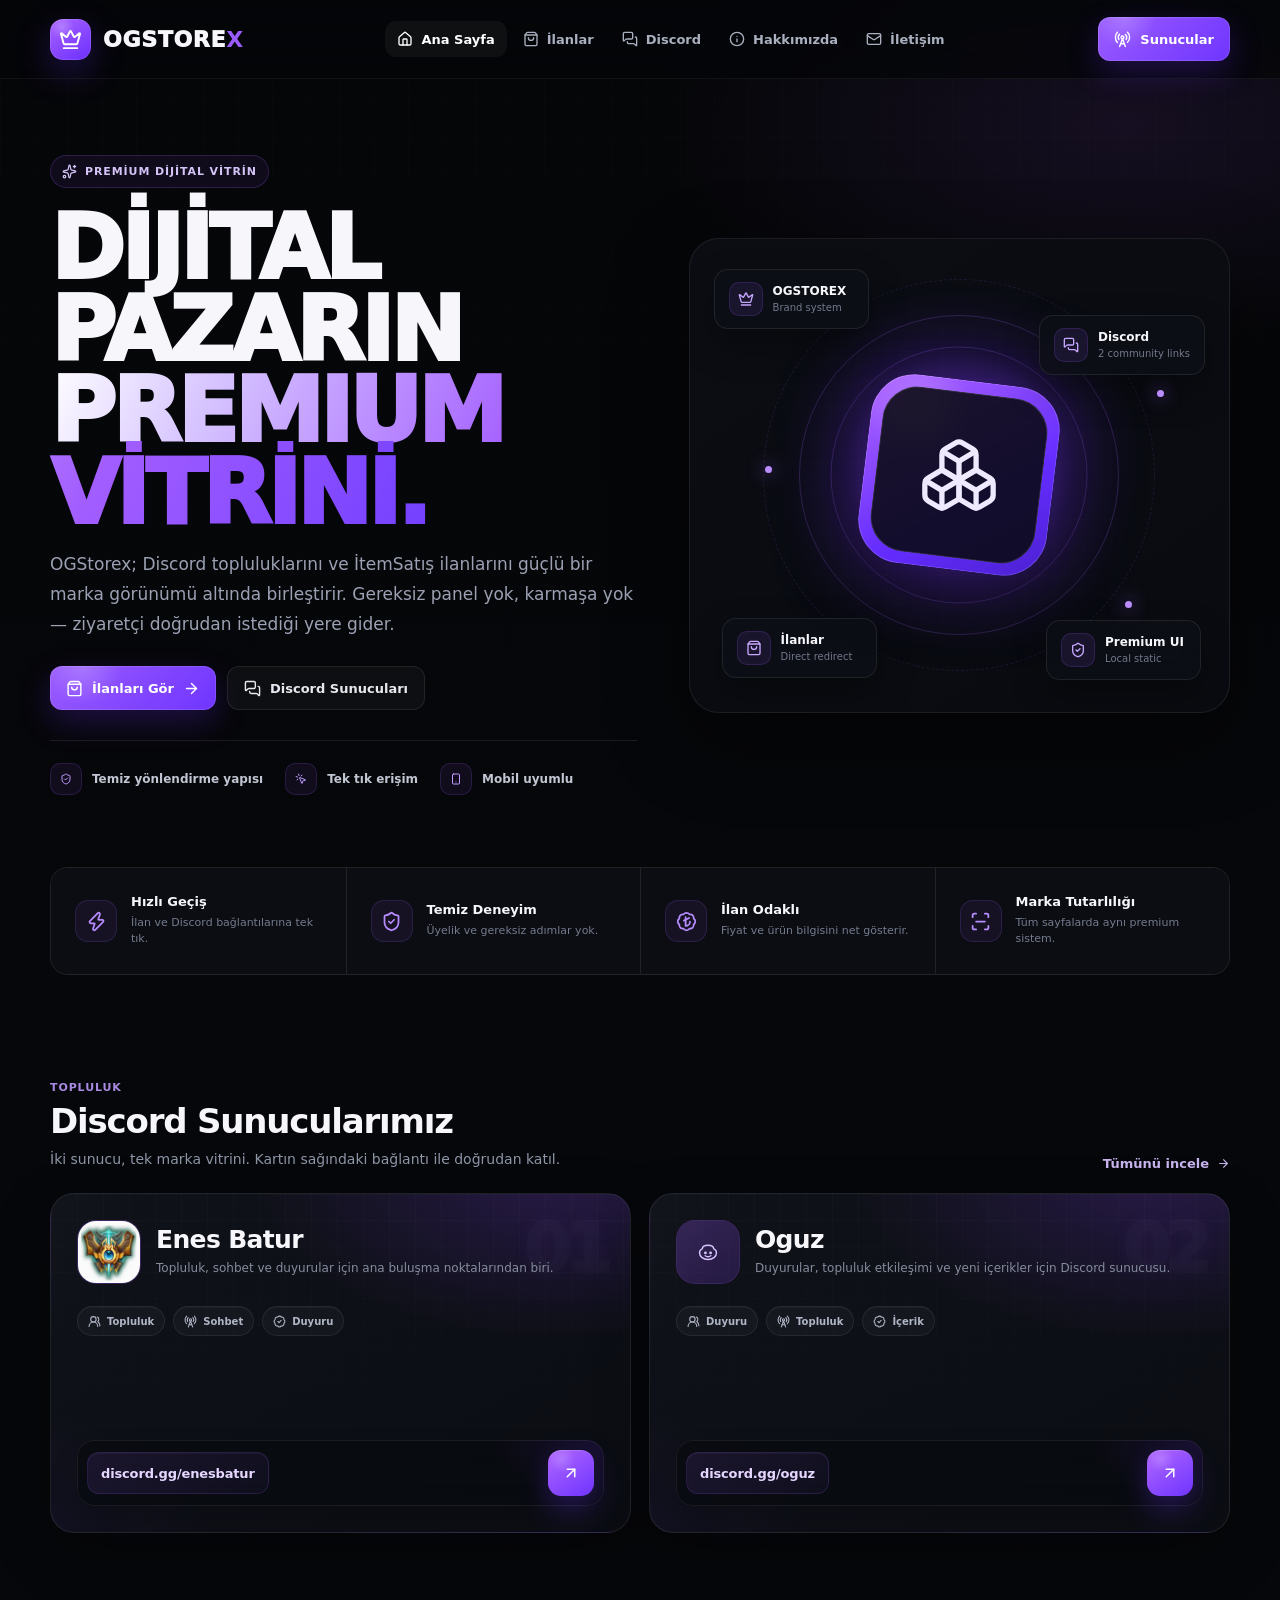
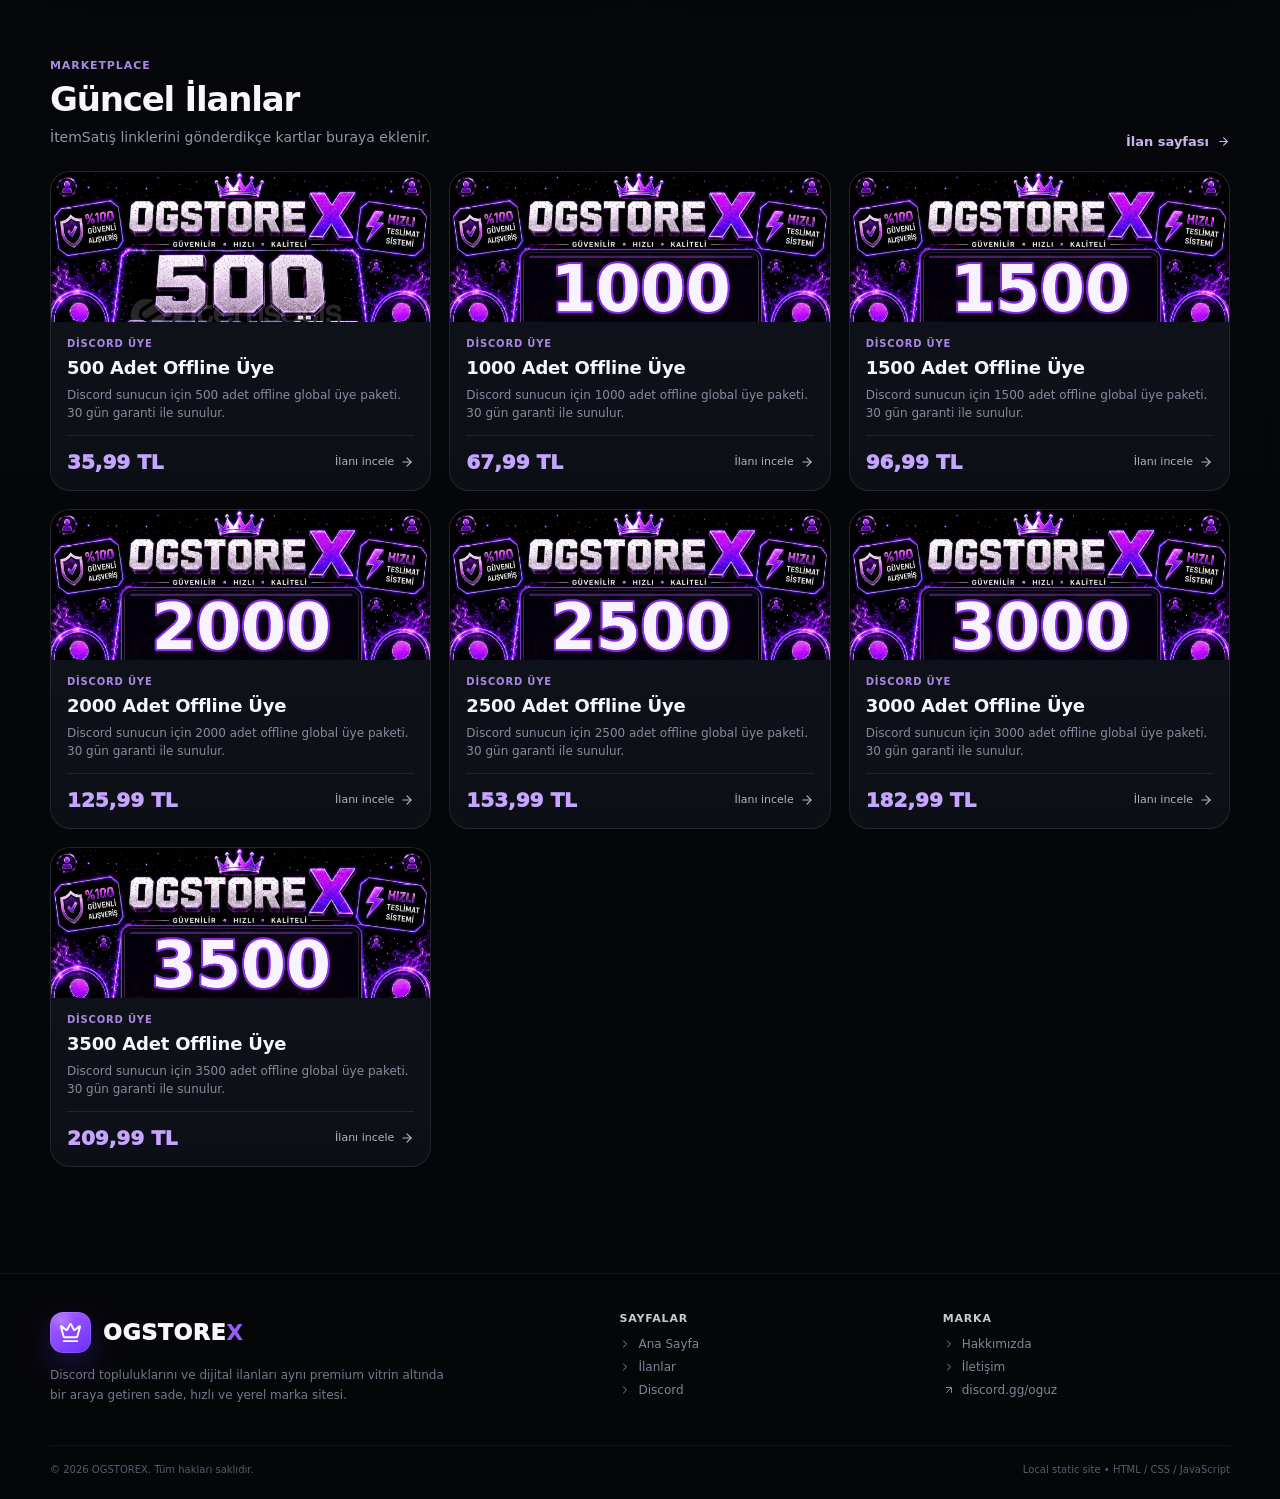
<file: index.html>
<!doctype html>
<html lang="tr">
<head>
<meta charset="utf-8">
<meta name="viewport" content="width=device-width,initial-scale=1">
<meta name="theme-color" content="#050608">
<title>Ana Sayfa | OGSTOREX</title>
<link rel="stylesheet" href="style.css">
</head>
<body>
<svg aria-hidden="true" style="position:absolute;width:0;height:0;overflow:hidden" xmlns="http://www.w3.org/2000/svg"><defs><symbol id="arrow-right" viewBox="0 0 24 24">
      <path d="M5 12h14" />
      <path d="m12 5 7 7-7 7" />
    </symbol><symbol id="arrow-up-right" viewBox="0 0 24 24">
      <path d="M7 7h10v10" />
      <path d="M7 17 17 7" />
    </symbol><symbol id="badge-check" viewBox="0 0 24 24">
      <path d="M3.85 8.62a4 4 0 0 1 4.78-4.77 4 4 0 0 1 6.74 0 4 4 0 0 1 4.78 4.78 4 4 0 0 1 0 6.74 4 4 0 0 1-4.77 4.78 4 4 0 0 1-6.75 0 4 4 0 0 1-4.78-4.77 4 4 0 0 1 0-6.76Z" />
      <path d="m9 12 2 2 4-4" />
    </symbol><symbol id="badge-turkish-lira" viewBox="0 0 24 24">
      <path d="M11 7v10a5 5 0 0 0 5-5" />
      <path d="m15 8-6 3" />
      <path d="M3.85 8.62a4 4 0 0 1 4.78-4.77 4 4 0 0 1 6.74 0 4 4 0 0 1 4.78 4.78 4 4 0 0 1 0 6.74 4 4 0 0 1-4.77 4.78 4 4 0 0 1-6.75 0 4 4 0 0 1-4.78-4.77 4 4 0 0 1 0-6.76" />
    </symbol><symbol id="boxes" viewBox="0 0 24 24">
      <path d="M2.97 12.92A2 2 0 0 0 2 14.63v3.24a2 2 0 0 0 .97 1.71l3 1.8a2 2 0 0 0 2.06 0L12 19v-5.5l-5-3-4.03 2.42Z" />
      <path d="m7 16.5-4.74-2.85" />
      <path d="m7 16.5 5-3" />
      <path d="M7 16.5v5.17" />
      <path d="M12 13.5V19l3.97 2.38a2 2 0 0 0 2.06 0l3-1.8a2 2 0 0 0 .97-1.71v-3.24a2 2 0 0 0-.97-1.71L17 10.5l-5 3Z" />
      <path d="m17 16.5-5-3" />
      <path d="m17 16.5 4.74-2.85" />
      <path d="M17 16.5v5.17" />
      <path d="M7.97 4.42A2 2 0 0 0 7 6.13v4.37l5 3 5-3V6.13a2 2 0 0 0-.97-1.71l-3-1.8a2 2 0 0 0-2.06 0l-3 1.8Z" />
      <path d="M12 8 7.26 5.15" />
      <path d="m12 8 4.74-2.85" />
      <path d="M12 13.5V8" />
    </symbol><symbol id="chevron-right" viewBox="0 0 24 24">
      <path d="m9 18 6-6-6-6" />
    </symbol><symbol id="crown" viewBox="0 0 24 24">
      <path d="M11.562 3.266a.5.5 0 0 1 .876 0L15.39 8.87a1 1 0 0 0 1.516.294L21.183 5.5a.5.5 0 0 1 .798.519l-2.834 10.246a1 1 0 0 1-.956.734H5.81a1 1 0 0 1-.957-.734L2.02 6.02a.5.5 0 0 1 .798-.519l4.276 3.664a1 1 0 0 0 1.516-.294z" />
      <path d="M5 21h14" />
    </symbol><symbol id="external-link" viewBox="0 0 24 24">
      <path d="M15 3h6v6" />
      <path d="M10 14 21 3" />
      <path d="M18 13v6a2 2 0 0 1-2 2H5a2 2 0 0 1-2-2V8a2 2 0 0 1 2-2h6" />
    </symbol><symbol id="house" viewBox="0 0 24 24">
      <path d="M15 21v-8a1 1 0 0 0-1-1h-4a1 1 0 0 0-1 1v8" />
      <path d="M3 10a2 2 0 0 1 .709-1.528l7-6a2 2 0 0 1 2.582 0l7 6A2 2 0 0 1 21 10v9a2 2 0 0 1-2 2H5a2 2 0 0 1-2-2z" />
    </symbol><symbol id="info" viewBox="0 0 24 24">
      <circle cx="12" cy="12" r="10" />
      <path d="M12 16v-4" />
      <path d="M12 8h.01" />
    </symbol><symbol id="layers" viewBox="0 0 24 24">
      <path d="M12.83 2.18a2 2 0 0 0-1.66 0L2.6 6.08a1 1 0 0 0 0 1.83l8.58 3.91a2 2 0 0 0 1.66 0l8.58-3.9a1 1 0 0 0 0-1.83z" />
      <path d="M2 12a1 1 0 0 0 .58.91l8.6 3.91a2 2 0 0 0 1.65 0l8.58-3.9A1 1 0 0 0 22 12" />
      <path d="M2 17a1 1 0 0 0 .58.91l8.6 3.91a2 2 0 0 0 1.65 0l8.58-3.9A1 1 0 0 0 22 17" />
    </symbol><symbol id="layout-grid" viewBox="0 0 24 24">
      <rect width="7" height="7" x="3" y="3" rx="1" />
      <rect width="7" height="7" x="14" y="3" rx="1" />
      <rect width="7" height="7" x="14" y="14" rx="1" />
      <rect width="7" height="7" x="3" y="14" rx="1" />
    </symbol><symbol id="list-filter" viewBox="0 0 24 24">
      <path d="M2 5h20" />
      <path d="M6 12h12" />
      <path d="M9 19h6" />
    </symbol><symbol id="mail" viewBox="0 0 24 24">
      <path d="m22 7-8.991 5.727a2 2 0 0 1-2.009 0L2 7" />
      <rect x="2" y="4" width="20" height="16" rx="2" />
    </symbol><symbol id="menu" viewBox="0 0 24 24">
      <path d="M4 5h16" />
      <path d="M4 12h16" />
      <path d="M4 19h16" />
    </symbol><symbol id="messages-square" viewBox="0 0 24 24">
      <path d="M16 10a2 2 0 0 1-2 2H6.828a2 2 0 0 0-1.414.586l-2.202 2.202A.71.71 0 0 1 2 14.286V4a2 2 0 0 1 2-2h10a2 2 0 0 1 2 2z" />
      <path d="M20 9a2 2 0 0 1 2 2v10.286a.71.71 0 0 1-1.212.502l-2.202-2.202A2 2 0 0 0 17.172 19H10a2 2 0 0 1-2-2v-1" />
    </symbol><symbol id="monitor-smartphone" viewBox="0 0 24 24">
      <path d="M18 8V6a2 2 0 0 0-2-2H4a2 2 0 0 0-2 2v7a2 2 0 0 0 2 2h8" />
      <path d="M10 19v-3.96 3.15" />
      <path d="M7 19h5" />
      <rect width="6" height="10" x="16" y="12" rx="2" />
    </symbol><symbol id="mouse-pointer-click" viewBox="0 0 24 24">
      <path d="M14 4.1 12 6" />
      <path d="m5.1 8-2.9-.8" />
      <path d="m6 12-1.9 2" />
      <path d="M7.2 2.2 8 5.1" />
      <path d="M9.037 9.69a.498.498 0 0 1 .653-.653l11 4.5a.5.5 0 0 1-.074.949l-4.349 1.041a1 1 0 0 0-.74.739l-1.04 4.35a.5.5 0 0 1-.95.074z" />
    </symbol><symbol id="package" viewBox="0 0 24 24">
      <path d="M11 21.73a2 2 0 0 0 2 0l7-4A2 2 0 0 0 21 16V8a2 2 0 0 0-1-1.73l-7-4a2 2 0 0 0-2 0l-7 4A2 2 0 0 0 3 8v8a2 2 0 0 0 1 1.73z" />
      <path d="M12 22V12" />
      <polyline points="3.29 7 12 12 20.71 7" />
      <path d="m7.5 4.27 9 5.15" />
    </symbol><symbol id="package-open" viewBox="0 0 24 24">
      <path d="M12 22v-9" />
      <path d="M15.17 2.21a1.67 1.67 0 0 1 1.63 0L21 4.57a1.93 1.93 0 0 1 0 3.36L8.82 14.79a1.655 1.655 0 0 1-1.64 0L3 12.43a1.93 1.93 0 0 1 0-3.36z" />
      <path d="M20 13v3.87a2.06 2.06 0 0 1-1.11 1.83l-6 3.08a1.93 1.93 0 0 1-1.78 0l-6-3.08A2.06 2.06 0 0 1 4 16.87V13" />
      <path d="M21 12.43a1.93 1.93 0 0 0 0-3.36L8.83 2.2a1.64 1.64 0 0 0-1.63 0L3 4.57a1.93 1.93 0 0 0 0 3.36l12.18 6.86a1.636 1.636 0 0 0 1.63 0z" />
    </symbol><symbol id="radio-tower" viewBox="0 0 24 24">
      <path d="M4.9 16.1C1 12.2 1 5.8 4.9 1.9" />
      <path d="M7.8 4.7a6.14 6.14 0 0 0-.8 7.5" />
      <circle cx="12" cy="9" r="2" />
      <path d="M16.2 4.8c2 2 2.26 5.11.8 7.47" />
      <path d="M19.1 1.9a9.96 9.96 0 0 1 0 14.1" />
      <path d="M9.5 18h5" />
      <path d="m8 22 4-11 4 11" />
    </symbol><symbol id="scan-line" viewBox="0 0 24 24">
      <path d="M3 7V5a2 2 0 0 1 2-2h2" />
      <path d="M17 3h2a2 2 0 0 1 2 2v2" />
      <path d="M21 17v2a2 2 0 0 1-2 2h-2" />
      <path d="M7 21H5a2 2 0 0 1-2-2v-2" />
      <path d="M7 12h10" />
    </symbol><symbol id="search" viewBox="0 0 24 24">
      <path d="m21 21-4.34-4.34" />
      <circle cx="11" cy="11" r="8" />
    </symbol><symbol id="send" viewBox="0 0 24 24">
      <path d="M14.536 21.686a.5.5 0 0 0 .937-.024l6.5-19a.496.496 0 0 0-.635-.635l-19 6.5a.5.5 0 0 0-.024.937l7.93 3.18a2 2 0 0 1 1.112 1.11z" />
      <path d="m21.854 2.147-10.94 10.939" />
    </symbol><symbol id="shield-check" viewBox="0 0 24 24">
      <path d="M20 13c0 5-3.5 7.5-7.66 8.95a1 1 0 0 1-.67-.01C7.5 20.5 4 18 4 13V6a1 1 0 0 1 1-1c2 0 4.5-1.2 6.24-2.72a1.17 1.17 0 0 1 1.52 0C14.51 3.81 17 5 19 5a1 1 0 0 1 1 1z" />
      <path d="m9 12 2 2 4-4" />
    </symbol><symbol id="shopping-bag" viewBox="0 0 24 24">
      <path d="M16 10a4 4 0 0 1-8 0" />
      <path d="M3.103 6.034h17.794" />
      <path d="M3.4 5.467a2 2 0 0 0-.4 1.2V20a2 2 0 0 0 2 2h14a2 2 0 0 0 2-2V6.667a2 2 0 0 0-.4-1.2l-2-2.667A2 2 0 0 0 17 2H7a2 2 0 0 0-1.6.8z" />
    </symbol><symbol id="smartphone" viewBox="0 0 24 24">
      <rect width="14" height="20" x="5" y="2" rx="2" ry="2" />
      <path d="M12 18h.01" />
    </symbol><symbol id="sparkles" viewBox="0 0 24 24">
      <path d="M11.017 2.814a1 1 0 0 1 1.966 0l1.051 5.558a2 2 0 0 0 1.594 1.594l5.558 1.051a1 1 0 0 1 0 1.966l-5.558 1.051a2 2 0 0 0-1.594 1.594l-1.051 5.558a1 1 0 0 1-1.966 0l-1.051-5.558a2 2 0 0 0-1.594-1.594l-5.558-1.051a1 1 0 0 1 0-1.966l5.558-1.051a2 2 0 0 0 1.594-1.594z" />
      <path d="M20 2v4" />
      <path d="M22 4h-4" />
      <circle cx="4" cy="20" r="2" />
    </symbol><symbol id="users-round" viewBox="0 0 24 24">
      <path d="M18 21a8 8 0 0 0-16 0" />
      <circle cx="10" cy="8" r="5" />
      <path d="M22 20c0-3.37-2-6.5-4-8a5 5 0 0 0-.45-8.3" />
    </symbol><symbol id="x" viewBox="0 0 24 24">
      <path d="M18 6 6 18" />
      <path d="m6 6 12 12" />
    </symbol><symbol id="zap" viewBox="0 0 24 24">
      <path d="M15.914 4a1.5 1.5 0 00-2.474-1.561l-9 9A1.5 1.5 0 005.5 14h4.002a.5.5 0 01.471.666L8.086 20a1.5 1.5 0 002.475 1.56l9-9A1.5 1.5 0 0018.5 10h-3.997a.5.5 0 01-.472-.667z" />
    </symbol></defs></svg>

<header class="header">
  <div class="container nav">
    <a class="brand" href="index.html">
      <span class="brand-mark"><svg class="icon" aria-hidden="true"><use href="#crown"></use></svg></span>
      <span>OGSTORE<b>X</b></span>
    </a>

    <nav class="nav-links" aria-label="Ana menü">
      <a href="index.html"><svg class="icon" aria-hidden="true"><use href="#house"></use></svg>Ana Sayfa</a>
      <a href="ilanlar.html"><svg class="icon" aria-hidden="true"><use href="#shopping-bag"></use></svg>İlanlar</a>
      <a href="discord.html"><svg class="icon" aria-hidden="true"><use href="#messages-square"></use></svg>Discord</a>
      <a href="hakkimizda.html"><svg class="icon" aria-hidden="true"><use href="#info"></use></svg>Hakkımızda</a>
      <a href="iletisim.html"><svg class="icon" aria-hidden="true"><use href="#mail"></use></svg>İletişim</a>
    </nav>

    <div class="nav-actions">
      <a class="btn btn-primary" href="discord.html"><svg class="icon" aria-hidden="true"><use href="#radio-tower"></use></svg>Sunucular</a>
      <button class="menu-btn" aria-label="Menüyü aç"><svg class="icon" aria-hidden="true"><use href="#menu"></use></svg></button>
    </div>
  </div>
</header>

<main>
  <section class="container hero">
    <div class="hero-copy">
      <span class="eyebrow"><svg class="icon" aria-hidden="true"><use href="#sparkles"></use></svg>Premium dijital vitrin</span>
      <h1>DİJİTAL PAZARIN<br><span class="accent">PREMIUM VİTRİNİ.</span></h1>
      <p>OGStorex; Discord topluluklarını ve İtemSatış ilanlarını güçlü bir marka görünümü altında birleştirir. Gereksiz panel yok, karmaşa yok — ziyaretçi doğrudan istediği yere gider.</p>
      <div class="hero-actions">
        <a class="btn btn-primary" href="ilanlar.html"><svg class="icon" aria-hidden="true"><use href="#shopping-bag"></use></svg>İlanları Gör<svg class="icon" aria-hidden="true"><use href="#arrow-right"></use></svg></a>
        <a class="btn btn-secondary" href="discord.html"><svg class="icon" aria-hidden="true"><use href="#messages-square"></use></svg>Discord Sunucuları</a>
      </div>
      <div class="hero-meta">
        <div class="hero-meta-item"><span class="hero-meta-icon"><svg class="icon" aria-hidden="true"><use href="#shield-check"></use></svg></span>Temiz yönlendirme yapısı</div>
        <div class="hero-meta-item"><span class="hero-meta-icon"><svg class="icon" aria-hidden="true"><use href="#mouse-pointer-click"></use></svg></span>Tek tık erişim</div>
        <div class="hero-meta-item"><span class="hero-meta-icon"><svg class="icon" aria-hidden="true"><use href="#smartphone"></use></svg></span>Mobil uyumlu</div>
      </div>
    </div>

    <div class="hero-visual" aria-hidden="true">
      <div class="visual-ring"></div>
      <div class="core"><svg class="icon" aria-hidden="true"><use href="#boxes"></use></svg></div>
      <div class="float-card float-a"><span class="box"><svg class="icon" aria-hidden="true"><use href="#crown"></use></svg></span><div><strong>OGSTOREX</strong><small>Brand system</small></div></div>
      <div class="float-card float-b"><span class="box"><svg class="icon" aria-hidden="true"><use href="#messages-square"></use></svg></span><div><strong>Discord</strong><small>2 community links</small></div></div>
      <div class="float-card float-c"><span class="box"><svg class="icon" aria-hidden="true"><use href="#shopping-bag"></use></svg></span><div><strong>İlanlar</strong><small>Direct redirect</small></div></div>
      <div class="float-card float-d"><span class="box"><svg class="icon" aria-hidden="true"><use href="#shield-check"></use></svg></span><div><strong>Premium UI</strong><small>Local static</small></div></div>
      <span class="pulse-dot dot-a"></span><span class="pulse-dot dot-b"></span><span class="pulse-dot dot-c"></span>
    </div>
  </section>

  <section class="container section-tight">
    <div class="trust-bar">
      <div class="trust-item"><span class="trust-icon"><svg class="icon" aria-hidden="true"><use href="#zap"></use></svg></span><span class="trust-text"><strong>Hızlı Geçiş</strong><span>İlan ve Discord bağlantılarına tek tık.</span></span></div>
      <div class="trust-item"><span class="trust-icon"><svg class="icon" aria-hidden="true"><use href="#shield-check"></use></svg></span><span class="trust-text"><strong>Temiz Deneyim</strong><span>Üyelik ve gereksiz adımlar yok.</span></span></div>
      <div class="trust-item"><span class="trust-icon"><svg class="icon" aria-hidden="true"><use href="#badge-turkish-lira"></use></svg></span><span class="trust-text"><strong>İlan Odaklı</strong><span>Fiyat ve ürün bilgisini net gösterir.</span></span></div>
      <div class="trust-item"><span class="trust-icon"><svg class="icon" aria-hidden="true"><use href="#scan-line"></use></svg></span><span class="trust-text"><strong>Marka Tutarlılığı</strong><span>Tüm sayfalarda aynı premium sistem.</span></span></div>
    </div></div>
  </section>

  <section class="container section">
    <div class="section-head">
      <div>
        <div class="section-kicker">Topluluk</div>
        <h2>Discord Sunucularımız</h2>
        <p>İki sunucu, tek marka vitrini. Kartın sağındaki bağlantı ile doğrudan katıl.</p>
      </div>
      <a class="section-link" href="discord.html">Tümünü incele <svg class="icon" aria-hidden="true"><use href="#arrow-right"></use></svg></a>
    </div>
    <div class="server-grid" data-server-grid></div>
  </section>

  <section class="container section">
    <div class="section-head">
      <div>
        <div class="section-kicker">Marketplace</div>
        <h2>Güncel İlanlar</h2>
        <p>İtemSatış linklerini gönderdikçe kartlar buraya eklenir.</p>
      </div>
      <a class="section-link" href="ilanlar.html">İlan sayfası <svg class="icon" aria-hidden="true"><use href="#arrow-right"></use></svg></a>
    </div>
    <div class="listing-grid" data-listing-grid></div>
  </section>
</main>

<footer class="footer">
  <div class="container footer-main">
    <div>
      <a class="brand" href="index.html">
        <span class="brand-mark"><svg class="icon" aria-hidden="true"><use href="#crown"></use></svg></span>
        <span>OGSTORE<b>X</b></span>
      </a>
      <p class="footer-copy">Discord topluluklarını ve dijital ilanları aynı premium vitrin altında bir araya getiren sade, hızlı ve yerel marka sitesi.</p>
    </div>
    <div>
      <div class="footer-title">Sayfalar</div>
      <div class="footer-links">
        <a href="index.html"><svg class="icon" aria-hidden="true"><use href="#chevron-right"></use></svg>Ana Sayfa</a>
        <a href="ilanlar.html"><svg class="icon" aria-hidden="true"><use href="#chevron-right"></use></svg>İlanlar</a>
        <a href="discord.html"><svg class="icon" aria-hidden="true"><use href="#chevron-right"></use></svg>Discord</a>
      </div>
    </div>
    <div>
      <div class="footer-title">Marka</div>
      <div class="footer-links">
        <a href="hakkimizda.html"><svg class="icon" aria-hidden="true"><use href="#chevron-right"></use></svg>Hakkımızda</a>
        <a href="iletisim.html"><svg class="icon" aria-hidden="true"><use href="#chevron-right"></use></svg>İletişim</a>
        <a href="https://discord.gg/oguz" target="_blank" rel="noopener"><svg class="icon" aria-hidden="true"><use href="#arrow-up-right"></use></svg>discord.gg/oguz</a>
      </div>
    </div>
  </div>
  <div class="container footer-bottom">
    <span>© 2026 OGSTOREX. Tüm hakları saklıdır.</span>
    <span>Local static site • HTML / CSS / JavaScript</span>
  </div>
</footer>
<script src="data.js"></script><script src="script.js"></script></body></html>
</file>
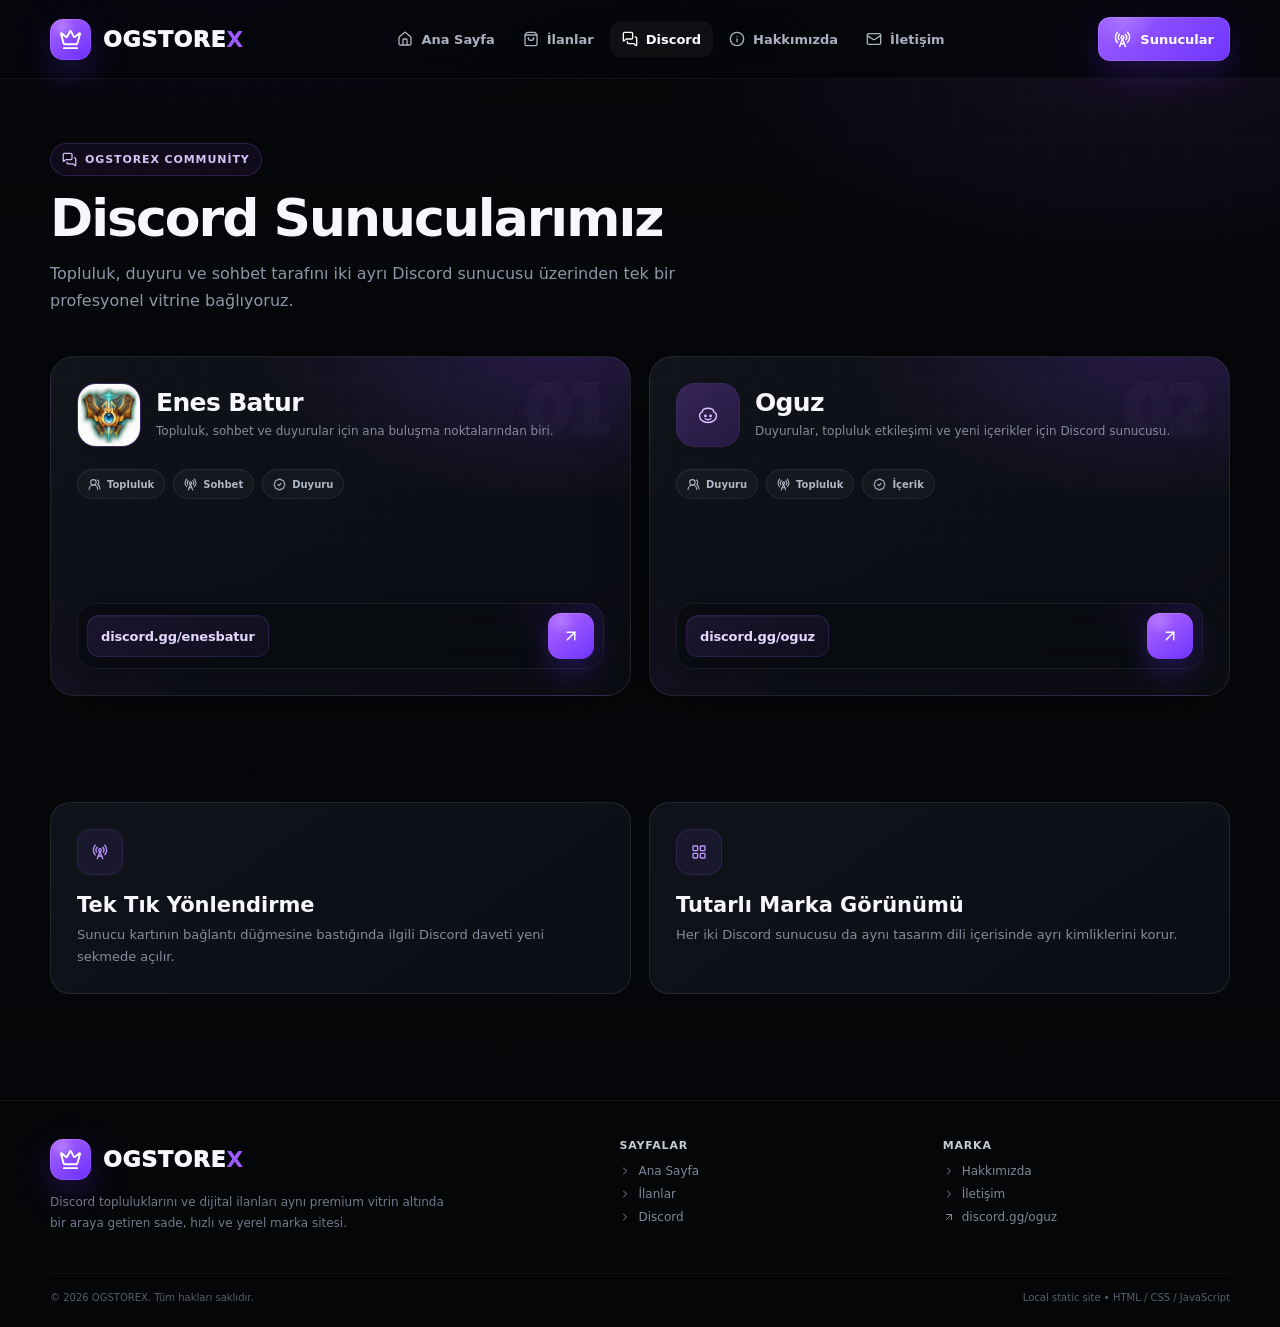
<file: discord.html>
<!doctype html>
<html lang="tr">
<head>
<meta charset="utf-8">
<meta name="viewport" content="width=device-width,initial-scale=1">
<meta name="theme-color" content="#050608">
<title>Discord | OGSTOREX</title>
<link rel="stylesheet" href="style.css">
</head>
<body>
<svg aria-hidden="true" style="position:absolute;width:0;height:0;overflow:hidden" xmlns="http://www.w3.org/2000/svg"><defs><symbol id="arrow-right" viewBox="0 0 24 24">
      <path d="M5 12h14" />
      <path d="m12 5 7 7-7 7" />
    </symbol><symbol id="arrow-up-right" viewBox="0 0 24 24">
      <path d="M7 7h10v10" />
      <path d="M7 17 17 7" />
    </symbol><symbol id="badge-check" viewBox="0 0 24 24">
      <path d="M3.85 8.62a4 4 0 0 1 4.78-4.77 4 4 0 0 1 6.74 0 4 4 0 0 1 4.78 4.78 4 4 0 0 1 0 6.74 4 4 0 0 1-4.77 4.78 4 4 0 0 1-6.75 0 4 4 0 0 1-4.78-4.77 4 4 0 0 1 0-6.76Z" />
      <path d="m9 12 2 2 4-4" />
    </symbol><symbol id="badge-turkish-lira" viewBox="0 0 24 24">
      <path d="M11 7v10a5 5 0 0 0 5-5" />
      <path d="m15 8-6 3" />
      <path d="M3.85 8.62a4 4 0 0 1 4.78-4.77 4 4 0 0 1 6.74 0 4 4 0 0 1 4.78 4.78 4 4 0 0 1 0 6.74 4 4 0 0 1-4.77 4.78 4 4 0 0 1-6.75 0 4 4 0 0 1-4.78-4.77 4 4 0 0 1 0-6.76" />
    </symbol><symbol id="boxes" viewBox="0 0 24 24">
      <path d="M2.97 12.92A2 2 0 0 0 2 14.63v3.24a2 2 0 0 0 .97 1.71l3 1.8a2 2 0 0 0 2.06 0L12 19v-5.5l-5-3-4.03 2.42Z" />
      <path d="m7 16.5-4.74-2.85" />
      <path d="m7 16.5 5-3" />
      <path d="M7 16.5v5.17" />
      <path d="M12 13.5V19l3.97 2.38a2 2 0 0 0 2.06 0l3-1.8a2 2 0 0 0 .97-1.71v-3.24a2 2 0 0 0-.97-1.71L17 10.5l-5 3Z" />
      <path d="m17 16.5-5-3" />
      <path d="m17 16.5 4.74-2.85" />
      <path d="M17 16.5v5.17" />
      <path d="M7.97 4.42A2 2 0 0 0 7 6.13v4.37l5 3 5-3V6.13a2 2 0 0 0-.97-1.71l-3-1.8a2 2 0 0 0-2.06 0l-3 1.8Z" />
      <path d="M12 8 7.26 5.15" />
      <path d="m12 8 4.74-2.85" />
      <path d="M12 13.5V8" />
    </symbol><symbol id="chevron-right" viewBox="0 0 24 24">
      <path d="m9 18 6-6-6-6" />
    </symbol><symbol id="crown" viewBox="0 0 24 24">
      <path d="M11.562 3.266a.5.5 0 0 1 .876 0L15.39 8.87a1 1 0 0 0 1.516.294L21.183 5.5a.5.5 0 0 1 .798.519l-2.834 10.246a1 1 0 0 1-.956.734H5.81a1 1 0 0 1-.957-.734L2.02 6.02a.5.5 0 0 1 .798-.519l4.276 3.664a1 1 0 0 0 1.516-.294z" />
      <path d="M5 21h14" />
    </symbol><symbol id="external-link" viewBox="0 0 24 24">
      <path d="M15 3h6v6" />
      <path d="M10 14 21 3" />
      <path d="M18 13v6a2 2 0 0 1-2 2H5a2 2 0 0 1-2-2V8a2 2 0 0 1 2-2h6" />
    </symbol><symbol id="house" viewBox="0 0 24 24">
      <path d="M15 21v-8a1 1 0 0 0-1-1h-4a1 1 0 0 0-1 1v8" />
      <path d="M3 10a2 2 0 0 1 .709-1.528l7-6a2 2 0 0 1 2.582 0l7 6A2 2 0 0 1 21 10v9a2 2 0 0 1-2 2H5a2 2 0 0 1-2-2z" />
    </symbol><symbol id="info" viewBox="0 0 24 24">
      <circle cx="12" cy="12" r="10" />
      <path d="M12 16v-4" />
      <path d="M12 8h.01" />
    </symbol><symbol id="layers" viewBox="0 0 24 24">
      <path d="M12.83 2.18a2 2 0 0 0-1.66 0L2.6 6.08a1 1 0 0 0 0 1.83l8.58 3.91a2 2 0 0 0 1.66 0l8.58-3.9a1 1 0 0 0 0-1.83z" />
      <path d="M2 12a1 1 0 0 0 .58.91l8.6 3.91a2 2 0 0 0 1.65 0l8.58-3.9A1 1 0 0 0 22 12" />
      <path d="M2 17a1 1 0 0 0 .58.91l8.6 3.91a2 2 0 0 0 1.65 0l8.58-3.9A1 1 0 0 0 22 17" />
    </symbol><symbol id="layout-grid" viewBox="0 0 24 24">
      <rect width="7" height="7" x="3" y="3" rx="1" />
      <rect width="7" height="7" x="14" y="3" rx="1" />
      <rect width="7" height="7" x="14" y="14" rx="1" />
      <rect width="7" height="7" x="3" y="14" rx="1" />
    </symbol><symbol id="list-filter" viewBox="0 0 24 24">
      <path d="M2 5h20" />
      <path d="M6 12h12" />
      <path d="M9 19h6" />
    </symbol><symbol id="mail" viewBox="0 0 24 24">
      <path d="m22 7-8.991 5.727a2 2 0 0 1-2.009 0L2 7" />
      <rect x="2" y="4" width="20" height="16" rx="2" />
    </symbol><symbol id="menu" viewBox="0 0 24 24">
      <path d="M4 5h16" />
      <path d="M4 12h16" />
      <path d="M4 19h16" />
    </symbol><symbol id="messages-square" viewBox="0 0 24 24">
      <path d="M16 10a2 2 0 0 1-2 2H6.828a2 2 0 0 0-1.414.586l-2.202 2.202A.71.71 0 0 1 2 14.286V4a2 2 0 0 1 2-2h10a2 2 0 0 1 2 2z" />
      <path d="M20 9a2 2 0 0 1 2 2v10.286a.71.71 0 0 1-1.212.502l-2.202-2.202A2 2 0 0 0 17.172 19H10a2 2 0 0 1-2-2v-1" />
    </symbol><symbol id="monitor-smartphone" viewBox="0 0 24 24">
      <path d="M18 8V6a2 2 0 0 0-2-2H4a2 2 0 0 0-2 2v7a2 2 0 0 0 2 2h8" />
      <path d="M10 19v-3.96 3.15" />
      <path d="M7 19h5" />
      <rect width="6" height="10" x="16" y="12" rx="2" />
    </symbol><symbol id="mouse-pointer-click" viewBox="0 0 24 24">
      <path d="M14 4.1 12 6" />
      <path d="m5.1 8-2.9-.8" />
      <path d="m6 12-1.9 2" />
      <path d="M7.2 2.2 8 5.1" />
      <path d="M9.037 9.69a.498.498 0 0 1 .653-.653l11 4.5a.5.5 0 0 1-.074.949l-4.349 1.041a1 1 0 0 0-.74.739l-1.04 4.35a.5.5 0 0 1-.95.074z" />
    </symbol><symbol id="package" viewBox="0 0 24 24">
      <path d="M11 21.73a2 2 0 0 0 2 0l7-4A2 2 0 0 0 21 16V8a2 2 0 0 0-1-1.73l-7-4a2 2 0 0 0-2 0l-7 4A2 2 0 0 0 3 8v8a2 2 0 0 0 1 1.73z" />
      <path d="M12 22V12" />
      <polyline points="3.29 7 12 12 20.71 7" />
      <path d="m7.5 4.27 9 5.15" />
    </symbol><symbol id="package-open" viewBox="0 0 24 24">
      <path d="M12 22v-9" />
      <path d="M15.17 2.21a1.67 1.67 0 0 1 1.63 0L21 4.57a1.93 1.93 0 0 1 0 3.36L8.82 14.79a1.655 1.655 0 0 1-1.64 0L3 12.43a1.93 1.93 0 0 1 0-3.36z" />
      <path d="M20 13v3.87a2.06 2.06 0 0 1-1.11 1.83l-6 3.08a1.93 1.93 0 0 1-1.78 0l-6-3.08A2.06 2.06 0 0 1 4 16.87V13" />
      <path d="M21 12.43a1.93 1.93 0 0 0 0-3.36L8.83 2.2a1.64 1.64 0 0 0-1.63 0L3 4.57a1.93 1.93 0 0 0 0 3.36l12.18 6.86a1.636 1.636 0 0 0 1.63 0z" />
    </symbol><symbol id="radio-tower" viewBox="0 0 24 24">
      <path d="M4.9 16.1C1 12.2 1 5.8 4.9 1.9" />
      <path d="M7.8 4.7a6.14 6.14 0 0 0-.8 7.5" />
      <circle cx="12" cy="9" r="2" />
      <path d="M16.2 4.8c2 2 2.26 5.11.8 7.47" />
      <path d="M19.1 1.9a9.96 9.96 0 0 1 0 14.1" />
      <path d="M9.5 18h5" />
      <path d="m8 22 4-11 4 11" />
    </symbol><symbol id="scan-line" viewBox="0 0 24 24">
      <path d="M3 7V5a2 2 0 0 1 2-2h2" />
      <path d="M17 3h2a2 2 0 0 1 2 2v2" />
      <path d="M21 17v2a2 2 0 0 1-2 2h-2" />
      <path d="M7 21H5a2 2 0 0 1-2-2v-2" />
      <path d="M7 12h10" />
    </symbol><symbol id="search" viewBox="0 0 24 24">
      <path d="m21 21-4.34-4.34" />
      <circle cx="11" cy="11" r="8" />
    </symbol><symbol id="send" viewBox="0 0 24 24">
      <path d="M14.536 21.686a.5.5 0 0 0 .937-.024l6.5-19a.496.496 0 0 0-.635-.635l-19 6.5a.5.5 0 0 0-.024.937l7.93 3.18a2 2 0 0 1 1.112 1.11z" />
      <path d="m21.854 2.147-10.94 10.939" />
    </symbol><symbol id="shield-check" viewBox="0 0 24 24">
      <path d="M20 13c0 5-3.5 7.5-7.66 8.95a1 1 0 0 1-.67-.01C7.5 20.5 4 18 4 13V6a1 1 0 0 1 1-1c2 0 4.5-1.2 6.24-2.72a1.17 1.17 0 0 1 1.52 0C14.51 3.81 17 5 19 5a1 1 0 0 1 1 1z" />
      <path d="m9 12 2 2 4-4" />
    </symbol><symbol id="shopping-bag" viewBox="0 0 24 24">
      <path d="M16 10a4 4 0 0 1-8 0" />
      <path d="M3.103 6.034h17.794" />
      <path d="M3.4 5.467a2 2 0 0 0-.4 1.2V20a2 2 0 0 0 2 2h14a2 2 0 0 0 2-2V6.667a2 2 0 0 0-.4-1.2l-2-2.667A2 2 0 0 0 17 2H7a2 2 0 0 0-1.6.8z" />
    </symbol><symbol id="smartphone" viewBox="0 0 24 24">
      <rect width="14" height="20" x="5" y="2" rx="2" ry="2" />
      <path d="M12 18h.01" />
    </symbol><symbol id="sparkles" viewBox="0 0 24 24">
      <path d="M11.017 2.814a1 1 0 0 1 1.966 0l1.051 5.558a2 2 0 0 0 1.594 1.594l5.558 1.051a1 1 0 0 1 0 1.966l-5.558 1.051a2 2 0 0 0-1.594 1.594l-1.051 5.558a1 1 0 0 1-1.966 0l-1.051-5.558a2 2 0 0 0-1.594-1.594l-5.558-1.051a1 1 0 0 1 0-1.966l5.558-1.051a2 2 0 0 0 1.594-1.594z" />
      <path d="M20 2v4" />
      <path d="M22 4h-4" />
      <circle cx="4" cy="20" r="2" />
    </symbol><symbol id="users-round" viewBox="0 0 24 24">
      <path d="M18 21a8 8 0 0 0-16 0" />
      <circle cx="10" cy="8" r="5" />
      <path d="M22 20c0-3.37-2-6.5-4-8a5 5 0 0 0-.45-8.3" />
    </symbol><symbol id="x" viewBox="0 0 24 24">
      <path d="M18 6 6 18" />
      <path d="m6 6 12 12" />
    </symbol><symbol id="zap" viewBox="0 0 24 24">
      <path d="M15.914 4a1.5 1.5 0 00-2.474-1.561l-9 9A1.5 1.5 0 005.5 14h4.002a.5.5 0 01.471.666L8.086 20a1.5 1.5 0 002.475 1.56l9-9A1.5 1.5 0 0018.5 10h-3.997a.5.5 0 01-.472-.667z" />
    </symbol></defs></svg>

<header class="header">
  <div class="container nav">
    <a class="brand" href="index.html">
      <span class="brand-mark"><svg class="icon" aria-hidden="true"><use href="#crown"></use></svg></span>
      <span>OGSTORE<b>X</b></span>
    </a>

    <nav class="nav-links" aria-label="Ana menü">
      <a href="index.html"><svg class="icon" aria-hidden="true"><use href="#house"></use></svg>Ana Sayfa</a>
      <a href="ilanlar.html"><svg class="icon" aria-hidden="true"><use href="#shopping-bag"></use></svg>İlanlar</a>
      <a href="discord.html"><svg class="icon" aria-hidden="true"><use href="#messages-square"></use></svg>Discord</a>
      <a href="hakkimizda.html"><svg class="icon" aria-hidden="true"><use href="#info"></use></svg>Hakkımızda</a>
      <a href="iletisim.html"><svg class="icon" aria-hidden="true"><use href="#mail"></use></svg>İletişim</a>
    </nav>

    <div class="nav-actions">
      <a class="btn btn-primary" href="discord.html"><svg class="icon" aria-hidden="true"><use href="#radio-tower"></use></svg>Sunucular</a>
      <button class="menu-btn" aria-label="Menüyü aç"><svg class="icon" aria-hidden="true"><use href="#menu"></use></svg></button>
    </div>
  </div>
</header>

<main class="container">
  <section class="page-hero">
    <span class="eyebrow"><svg class="icon" aria-hidden="true"><use href="#messages-square"></use></svg>OGStorex community</span>
    <h1>Discord Sunucularımız</h1>
    <p>Topluluk, duyuru ve sohbet tarafını iki ayrı Discord sunucusu üzerinden tek bir profesyonel vitrine bağlıyoruz.</p>
  </section>

  <section class="section-tight">
    <div class="server-grid" data-server-grid></div>
  </section>

  <section class="section">
    <div class="content-grid">
      <article class="content-card">
        <div class="content-icon"><svg class="icon" aria-hidden="true"><use href="#radio-tower"></use></svg></div>
        <h3>Tek Tık Yönlendirme</h3>
        <p>Sunucu kartının bağlantı düğmesine bastığında ilgili Discord daveti yeni sekmede açılır.</p>
      </article>
      <article class="content-card">
        <div class="content-icon"><svg class="icon" aria-hidden="true"><use href="#layout-grid"></use></svg></div>
        <h3>Tutarlı Marka Görünümü</h3>
        <p>Her iki Discord sunucusu da aynı tasarım dili içerisinde ayrı kimliklerini korur.</p>
      </article>
    </div>
  </section>
</main>

<footer class="footer">
  <div class="container footer-main">
    <div>
      <a class="brand" href="index.html">
        <span class="brand-mark"><svg class="icon" aria-hidden="true"><use href="#crown"></use></svg></span>
        <span>OGSTORE<b>X</b></span>
      </a>
      <p class="footer-copy">Discord topluluklarını ve dijital ilanları aynı premium vitrin altında bir araya getiren sade, hızlı ve yerel marka sitesi.</p>
    </div>
    <div>
      <div class="footer-title">Sayfalar</div>
      <div class="footer-links">
        <a href="index.html"><svg class="icon" aria-hidden="true"><use href="#chevron-right"></use></svg>Ana Sayfa</a>
        <a href="ilanlar.html"><svg class="icon" aria-hidden="true"><use href="#chevron-right"></use></svg>İlanlar</a>
        <a href="discord.html"><svg class="icon" aria-hidden="true"><use href="#chevron-right"></use></svg>Discord</a>
      </div>
    </div>
    <div>
      <div class="footer-title">Marka</div>
      <div class="footer-links">
        <a href="hakkimizda.html"><svg class="icon" aria-hidden="true"><use href="#chevron-right"></use></svg>Hakkımızda</a>
        <a href="iletisim.html"><svg class="icon" aria-hidden="true"><use href="#chevron-right"></use></svg>İletişim</a>
        <a href="https://discord.gg/oguz" target="_blank" rel="noopener"><svg class="icon" aria-hidden="true"><use href="#arrow-up-right"></use></svg>discord.gg/oguz</a>
      </div>
    </div>
  </div>
  <div class="container footer-bottom">
    <span>© 2026 OGSTOREX. Tüm hakları saklıdır.</span>
    <span>Local static site • HTML / CSS / JavaScript</span>
  </div>
</footer>
<script src="data.js"></script><script src="script.js"></script></body></html>
</file>
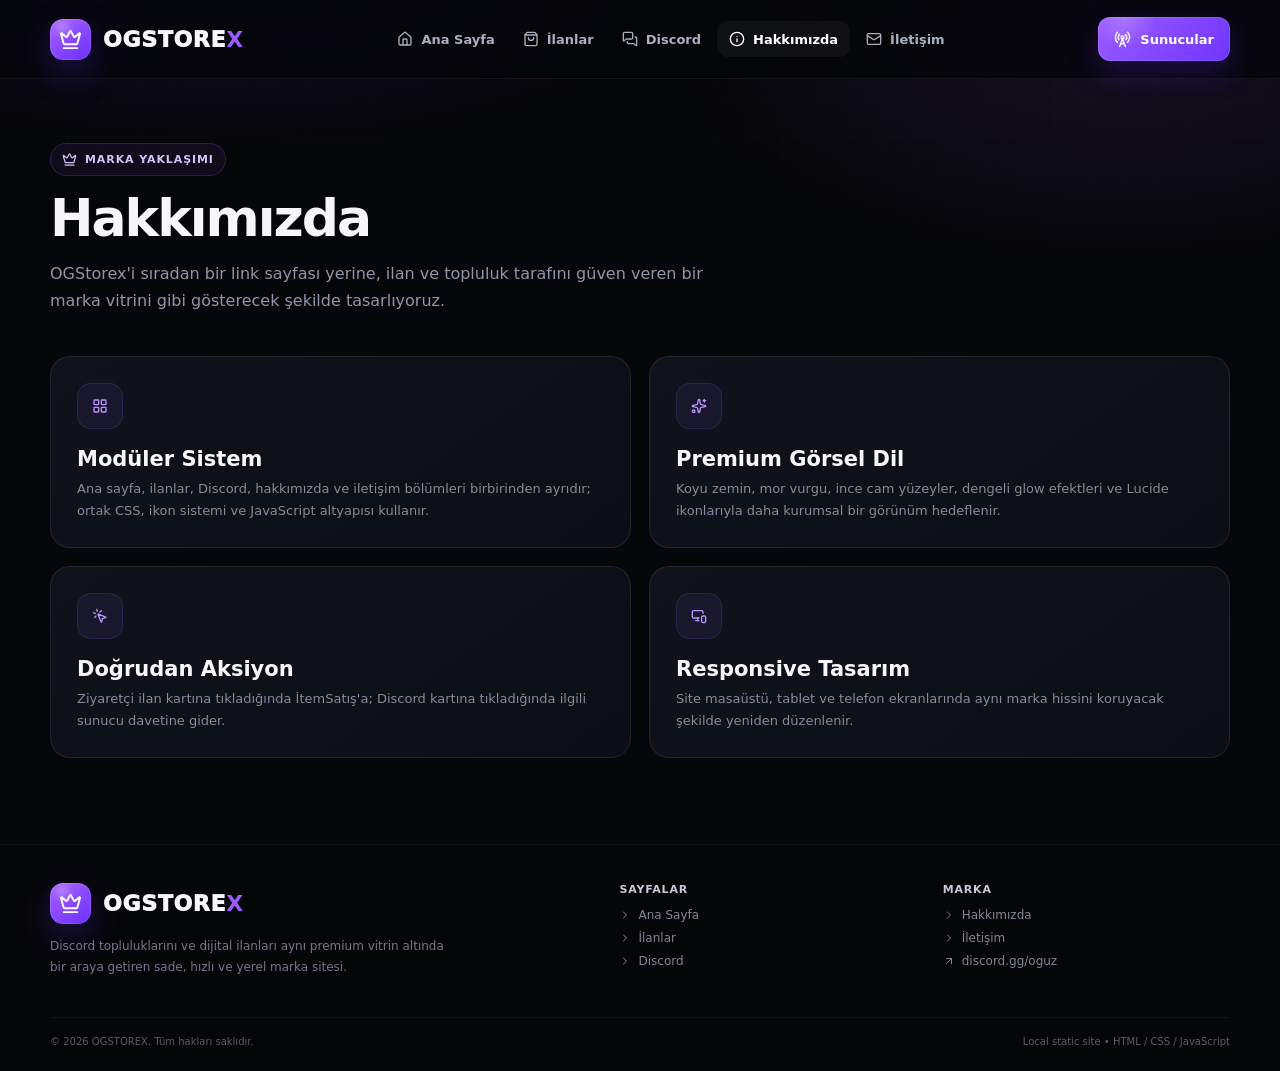
<file: hakkimizda.html>
<!doctype html>
<html lang="tr">
<head>
<meta charset="utf-8">
<meta name="viewport" content="width=device-width,initial-scale=1">
<meta name="theme-color" content="#050608">
<title>Hakkımızda | OGSTOREX</title>
<link rel="stylesheet" href="style.css">
</head>
<body>
<svg aria-hidden="true" style="position:absolute;width:0;height:0;overflow:hidden" xmlns="http://www.w3.org/2000/svg"><defs><symbol id="arrow-right" viewBox="0 0 24 24">
      <path d="M5 12h14" />
      <path d="m12 5 7 7-7 7" />
    </symbol><symbol id="arrow-up-right" viewBox="0 0 24 24">
      <path d="M7 7h10v10" />
      <path d="M7 17 17 7" />
    </symbol><symbol id="badge-check" viewBox="0 0 24 24">
      <path d="M3.85 8.62a4 4 0 0 1 4.78-4.77 4 4 0 0 1 6.74 0 4 4 0 0 1 4.78 4.78 4 4 0 0 1 0 6.74 4 4 0 0 1-4.77 4.78 4 4 0 0 1-6.75 0 4 4 0 0 1-4.78-4.77 4 4 0 0 1 0-6.76Z" />
      <path d="m9 12 2 2 4-4" />
    </symbol><symbol id="badge-turkish-lira" viewBox="0 0 24 24">
      <path d="M11 7v10a5 5 0 0 0 5-5" />
      <path d="m15 8-6 3" />
      <path d="M3.85 8.62a4 4 0 0 1 4.78-4.77 4 4 0 0 1 6.74 0 4 4 0 0 1 4.78 4.78 4 4 0 0 1 0 6.74 4 4 0 0 1-4.77 4.78 4 4 0 0 1-6.75 0 4 4 0 0 1-4.78-4.77 4 4 0 0 1 0-6.76" />
    </symbol><symbol id="boxes" viewBox="0 0 24 24">
      <path d="M2.97 12.92A2 2 0 0 0 2 14.63v3.24a2 2 0 0 0 .97 1.71l3 1.8a2 2 0 0 0 2.06 0L12 19v-5.5l-5-3-4.03 2.42Z" />
      <path d="m7 16.5-4.74-2.85" />
      <path d="m7 16.5 5-3" />
      <path d="M7 16.5v5.17" />
      <path d="M12 13.5V19l3.97 2.38a2 2 0 0 0 2.06 0l3-1.8a2 2 0 0 0 .97-1.71v-3.24a2 2 0 0 0-.97-1.71L17 10.5l-5 3Z" />
      <path d="m17 16.5-5-3" />
      <path d="m17 16.5 4.74-2.85" />
      <path d="M17 16.5v5.17" />
      <path d="M7.97 4.42A2 2 0 0 0 7 6.13v4.37l5 3 5-3V6.13a2 2 0 0 0-.97-1.71l-3-1.8a2 2 0 0 0-2.06 0l-3 1.8Z" />
      <path d="M12 8 7.26 5.15" />
      <path d="m12 8 4.74-2.85" />
      <path d="M12 13.5V8" />
    </symbol><symbol id="chevron-right" viewBox="0 0 24 24">
      <path d="m9 18 6-6-6-6" />
    </symbol><symbol id="crown" viewBox="0 0 24 24">
      <path d="M11.562 3.266a.5.5 0 0 1 .876 0L15.39 8.87a1 1 0 0 0 1.516.294L21.183 5.5a.5.5 0 0 1 .798.519l-2.834 10.246a1 1 0 0 1-.956.734H5.81a1 1 0 0 1-.957-.734L2.02 6.02a.5.5 0 0 1 .798-.519l4.276 3.664a1 1 0 0 0 1.516-.294z" />
      <path d="M5 21h14" />
    </symbol><symbol id="external-link" viewBox="0 0 24 24">
      <path d="M15 3h6v6" />
      <path d="M10 14 21 3" />
      <path d="M18 13v6a2 2 0 0 1-2 2H5a2 2 0 0 1-2-2V8a2 2 0 0 1 2-2h6" />
    </symbol><symbol id="house" viewBox="0 0 24 24">
      <path d="M15 21v-8a1 1 0 0 0-1-1h-4a1 1 0 0 0-1 1v8" />
      <path d="M3 10a2 2 0 0 1 .709-1.528l7-6a2 2 0 0 1 2.582 0l7 6A2 2 0 0 1 21 10v9a2 2 0 0 1-2 2H5a2 2 0 0 1-2-2z" />
    </symbol><symbol id="info" viewBox="0 0 24 24">
      <circle cx="12" cy="12" r="10" />
      <path d="M12 16v-4" />
      <path d="M12 8h.01" />
    </symbol><symbol id="layers" viewBox="0 0 24 24">
      <path d="M12.83 2.18a2 2 0 0 0-1.66 0L2.6 6.08a1 1 0 0 0 0 1.83l8.58 3.91a2 2 0 0 0 1.66 0l8.58-3.9a1 1 0 0 0 0-1.83z" />
      <path d="M2 12a1 1 0 0 0 .58.91l8.6 3.91a2 2 0 0 0 1.65 0l8.58-3.9A1 1 0 0 0 22 12" />
      <path d="M2 17a1 1 0 0 0 .58.91l8.6 3.91a2 2 0 0 0 1.65 0l8.58-3.9A1 1 0 0 0 22 17" />
    </symbol><symbol id="layout-grid" viewBox="0 0 24 24">
      <rect width="7" height="7" x="3" y="3" rx="1" />
      <rect width="7" height="7" x="14" y="3" rx="1" />
      <rect width="7" height="7" x="14" y="14" rx="1" />
      <rect width="7" height="7" x="3" y="14" rx="1" />
    </symbol><symbol id="list-filter" viewBox="0 0 24 24">
      <path d="M2 5h20" />
      <path d="M6 12h12" />
      <path d="M9 19h6" />
    </symbol><symbol id="mail" viewBox="0 0 24 24">
      <path d="m22 7-8.991 5.727a2 2 0 0 1-2.009 0L2 7" />
      <rect x="2" y="4" width="20" height="16" rx="2" />
    </symbol><symbol id="menu" viewBox="0 0 24 24">
      <path d="M4 5h16" />
      <path d="M4 12h16" />
      <path d="M4 19h16" />
    </symbol><symbol id="messages-square" viewBox="0 0 24 24">
      <path d="M16 10a2 2 0 0 1-2 2H6.828a2 2 0 0 0-1.414.586l-2.202 2.202A.71.71 0 0 1 2 14.286V4a2 2 0 0 1 2-2h10a2 2 0 0 1 2 2z" />
      <path d="M20 9a2 2 0 0 1 2 2v10.286a.71.71 0 0 1-1.212.502l-2.202-2.202A2 2 0 0 0 17.172 19H10a2 2 0 0 1-2-2v-1" />
    </symbol><symbol id="monitor-smartphone" viewBox="0 0 24 24">
      <path d="M18 8V6a2 2 0 0 0-2-2H4a2 2 0 0 0-2 2v7a2 2 0 0 0 2 2h8" />
      <path d="M10 19v-3.96 3.15" />
      <path d="M7 19h5" />
      <rect width="6" height="10" x="16" y="12" rx="2" />
    </symbol><symbol id="mouse-pointer-click" viewBox="0 0 24 24">
      <path d="M14 4.1 12 6" />
      <path d="m5.1 8-2.9-.8" />
      <path d="m6 12-1.9 2" />
      <path d="M7.2 2.2 8 5.1" />
      <path d="M9.037 9.69a.498.498 0 0 1 .653-.653l11 4.5a.5.5 0 0 1-.074.949l-4.349 1.041a1 1 0 0 0-.74.739l-1.04 4.35a.5.5 0 0 1-.95.074z" />
    </symbol><symbol id="package" viewBox="0 0 24 24">
      <path d="M11 21.73a2 2 0 0 0 2 0l7-4A2 2 0 0 0 21 16V8a2 2 0 0 0-1-1.73l-7-4a2 2 0 0 0-2 0l-7 4A2 2 0 0 0 3 8v8a2 2 0 0 0 1 1.73z" />
      <path d="M12 22V12" />
      <polyline points="3.29 7 12 12 20.71 7" />
      <path d="m7.5 4.27 9 5.15" />
    </symbol><symbol id="package-open" viewBox="0 0 24 24">
      <path d="M12 22v-9" />
      <path d="M15.17 2.21a1.67 1.67 0 0 1 1.63 0L21 4.57a1.93 1.93 0 0 1 0 3.36L8.82 14.79a1.655 1.655 0 0 1-1.64 0L3 12.43a1.93 1.93 0 0 1 0-3.36z" />
      <path d="M20 13v3.87a2.06 2.06 0 0 1-1.11 1.83l-6 3.08a1.93 1.93 0 0 1-1.78 0l-6-3.08A2.06 2.06 0 0 1 4 16.87V13" />
      <path d="M21 12.43a1.93 1.93 0 0 0 0-3.36L8.83 2.2a1.64 1.64 0 0 0-1.63 0L3 4.57a1.93 1.93 0 0 0 0 3.36l12.18 6.86a1.636 1.636 0 0 0 1.63 0z" />
    </symbol><symbol id="radio-tower" viewBox="0 0 24 24">
      <path d="M4.9 16.1C1 12.2 1 5.8 4.9 1.9" />
      <path d="M7.8 4.7a6.14 6.14 0 0 0-.8 7.5" />
      <circle cx="12" cy="9" r="2" />
      <path d="M16.2 4.8c2 2 2.26 5.11.8 7.47" />
      <path d="M19.1 1.9a9.96 9.96 0 0 1 0 14.1" />
      <path d="M9.5 18h5" />
      <path d="m8 22 4-11 4 11" />
    </symbol><symbol id="scan-line" viewBox="0 0 24 24">
      <path d="M3 7V5a2 2 0 0 1 2-2h2" />
      <path d="M17 3h2a2 2 0 0 1 2 2v2" />
      <path d="M21 17v2a2 2 0 0 1-2 2h-2" />
      <path d="M7 21H5a2 2 0 0 1-2-2v-2" />
      <path d="M7 12h10" />
    </symbol><symbol id="search" viewBox="0 0 24 24">
      <path d="m21 21-4.34-4.34" />
      <circle cx="11" cy="11" r="8" />
    </symbol><symbol id="send" viewBox="0 0 24 24">
      <path d="M14.536 21.686a.5.5 0 0 0 .937-.024l6.5-19a.496.496 0 0 0-.635-.635l-19 6.5a.5.5 0 0 0-.024.937l7.93 3.18a2 2 0 0 1 1.112 1.11z" />
      <path d="m21.854 2.147-10.94 10.939" />
    </symbol><symbol id="shield-check" viewBox="0 0 24 24">
      <path d="M20 13c0 5-3.5 7.5-7.66 8.95a1 1 0 0 1-.67-.01C7.5 20.5 4 18 4 13V6a1 1 0 0 1 1-1c2 0 4.5-1.2 6.24-2.72a1.17 1.17 0 0 1 1.52 0C14.51 3.81 17 5 19 5a1 1 0 0 1 1 1z" />
      <path d="m9 12 2 2 4-4" />
    </symbol><symbol id="shopping-bag" viewBox="0 0 24 24">
      <path d="M16 10a4 4 0 0 1-8 0" />
      <path d="M3.103 6.034h17.794" />
      <path d="M3.4 5.467a2 2 0 0 0-.4 1.2V20a2 2 0 0 0 2 2h14a2 2 0 0 0 2-2V6.667a2 2 0 0 0-.4-1.2l-2-2.667A2 2 0 0 0 17 2H7a2 2 0 0 0-1.6.8z" />
    </symbol><symbol id="smartphone" viewBox="0 0 24 24">
      <rect width="14" height="20" x="5" y="2" rx="2" ry="2" />
      <path d="M12 18h.01" />
    </symbol><symbol id="sparkles" viewBox="0 0 24 24">
      <path d="M11.017 2.814a1 1 0 0 1 1.966 0l1.051 5.558a2 2 0 0 0 1.594 1.594l5.558 1.051a1 1 0 0 1 0 1.966l-5.558 1.051a2 2 0 0 0-1.594 1.594l-1.051 5.558a1 1 0 0 1-1.966 0l-1.051-5.558a2 2 0 0 0-1.594-1.594l-5.558-1.051a1 1 0 0 1 0-1.966l5.558-1.051a2 2 0 0 0 1.594-1.594z" />
      <path d="M20 2v4" />
      <path d="M22 4h-4" />
      <circle cx="4" cy="20" r="2" />
    </symbol><symbol id="users-round" viewBox="0 0 24 24">
      <path d="M18 21a8 8 0 0 0-16 0" />
      <circle cx="10" cy="8" r="5" />
      <path d="M22 20c0-3.37-2-6.5-4-8a5 5 0 0 0-.45-8.3" />
    </symbol><symbol id="x" viewBox="0 0 24 24">
      <path d="M18 6 6 18" />
      <path d="m6 6 12 12" />
    </symbol><symbol id="zap" viewBox="0 0 24 24">
      <path d="M15.914 4a1.5 1.5 0 00-2.474-1.561l-9 9A1.5 1.5 0 005.5 14h4.002a.5.5 0 01.471.666L8.086 20a1.5 1.5 0 002.475 1.56l9-9A1.5 1.5 0 0018.5 10h-3.997a.5.5 0 01-.472-.667z" />
    </symbol></defs></svg>

<header class="header">
  <div class="container nav">
    <a class="brand" href="index.html">
      <span class="brand-mark"><svg class="icon" aria-hidden="true"><use href="#crown"></use></svg></span>
      <span>OGSTORE<b>X</b></span>
    </a>

    <nav class="nav-links" aria-label="Ana menü">
      <a href="index.html"><svg class="icon" aria-hidden="true"><use href="#house"></use></svg>Ana Sayfa</a>
      <a href="ilanlar.html"><svg class="icon" aria-hidden="true"><use href="#shopping-bag"></use></svg>İlanlar</a>
      <a href="discord.html"><svg class="icon" aria-hidden="true"><use href="#messages-square"></use></svg>Discord</a>
      <a href="hakkimizda.html"><svg class="icon" aria-hidden="true"><use href="#info"></use></svg>Hakkımızda</a>
      <a href="iletisim.html"><svg class="icon" aria-hidden="true"><use href="#mail"></use></svg>İletişim</a>
    </nav>

    <div class="nav-actions">
      <a class="btn btn-primary" href="discord.html"><svg class="icon" aria-hidden="true"><use href="#radio-tower"></use></svg>Sunucular</a>
      <button class="menu-btn" aria-label="Menüyü aç"><svg class="icon" aria-hidden="true"><use href="#menu"></use></svg></button>
    </div>
  </div>
</header>

<main class="container">
  <section class="page-hero">
    <span class="eyebrow"><svg class="icon" aria-hidden="true"><use href="#crown"></use></svg>Marka yaklaşımı</span>
    <h1>Hakkımızda</h1>
    <p>OGStorex'i sıradan bir link sayfası yerine, ilan ve topluluk tarafını güven veren bir marka vitrini gibi gösterecek şekilde tasarlıyoruz.</p>
  </section>

  <section class="section-tight">
    <div class="content-grid">
      <article class="content-card">
        <div class="content-icon"><svg class="icon" aria-hidden="true"><use href="#layout-grid"></use></svg></div>
        <h3>Modüler Sistem</h3>
        <p>Ana sayfa, ilanlar, Discord, hakkımızda ve iletişim bölümleri birbirinden ayrıdır; ortak CSS, ikon sistemi ve JavaScript altyapısı kullanır.</p>
      </article>
      <article class="content-card">
        <div class="content-icon"><svg class="icon" aria-hidden="true"><use href="#sparkles"></use></svg></div>
        <h3>Premium Görsel Dil</h3>
        <p>Koyu zemin, mor vurgu, ince cam yüzeyler, dengeli glow efektleri ve Lucide ikonlarıyla daha kurumsal bir görünüm hedeflenir.</p>
      </article>
      <article class="content-card">
        <div class="content-icon"><svg class="icon" aria-hidden="true"><use href="#mouse-pointer-click"></use></svg></div>
        <h3>Doğrudan Aksiyon</h3>
        <p>Ziyaretçi ilan kartına tıkladığında İtemSatış'a; Discord kartına tıkladığında ilgili sunucu davetine gider.</p>
      </article>
      <article class="content-card">
        <div class="content-icon"><svg class="icon" aria-hidden="true"><use href="#monitor-smartphone"></use></svg></div>
        <h3>Responsive Tasarım</h3>
        <p>Site masaüstü, tablet ve telefon ekranlarında aynı marka hissini koruyacak şekilde yeniden düzenlenir.</p>
      </article>
    </div>
  </section>
</main>

<footer class="footer">
  <div class="container footer-main">
    <div>
      <a class="brand" href="index.html">
        <span class="brand-mark"><svg class="icon" aria-hidden="true"><use href="#crown"></use></svg></span>
        <span>OGSTORE<b>X</b></span>
      </a>
      <p class="footer-copy">Discord topluluklarını ve dijital ilanları aynı premium vitrin altında bir araya getiren sade, hızlı ve yerel marka sitesi.</p>
    </div>
    <div>
      <div class="footer-title">Sayfalar</div>
      <div class="footer-links">
        <a href="index.html"><svg class="icon" aria-hidden="true"><use href="#chevron-right"></use></svg>Ana Sayfa</a>
        <a href="ilanlar.html"><svg class="icon" aria-hidden="true"><use href="#chevron-right"></use></svg>İlanlar</a>
        <a href="discord.html"><svg class="icon" aria-hidden="true"><use href="#chevron-right"></use></svg>Discord</a>
      </div>
    </div>
    <div>
      <div class="footer-title">Marka</div>
      <div class="footer-links">
        <a href="hakkimizda.html"><svg class="icon" aria-hidden="true"><use href="#chevron-right"></use></svg>Hakkımızda</a>
        <a href="iletisim.html"><svg class="icon" aria-hidden="true"><use href="#chevron-right"></use></svg>İletişim</a>
        <a href="https://discord.gg/oguz" target="_blank" rel="noopener"><svg class="icon" aria-hidden="true"><use href="#arrow-up-right"></use></svg>discord.gg/oguz</a>
      </div>
    </div>
  </div>
  <div class="container footer-bottom">
    <span>© 2026 OGSTOREX. Tüm hakları saklıdır.</span>
    <span>Local static site • HTML / CSS / JavaScript</span>
  </div>
</footer>
<script src="data.js"></script><script src="script.js"></script></body></html>
</file>
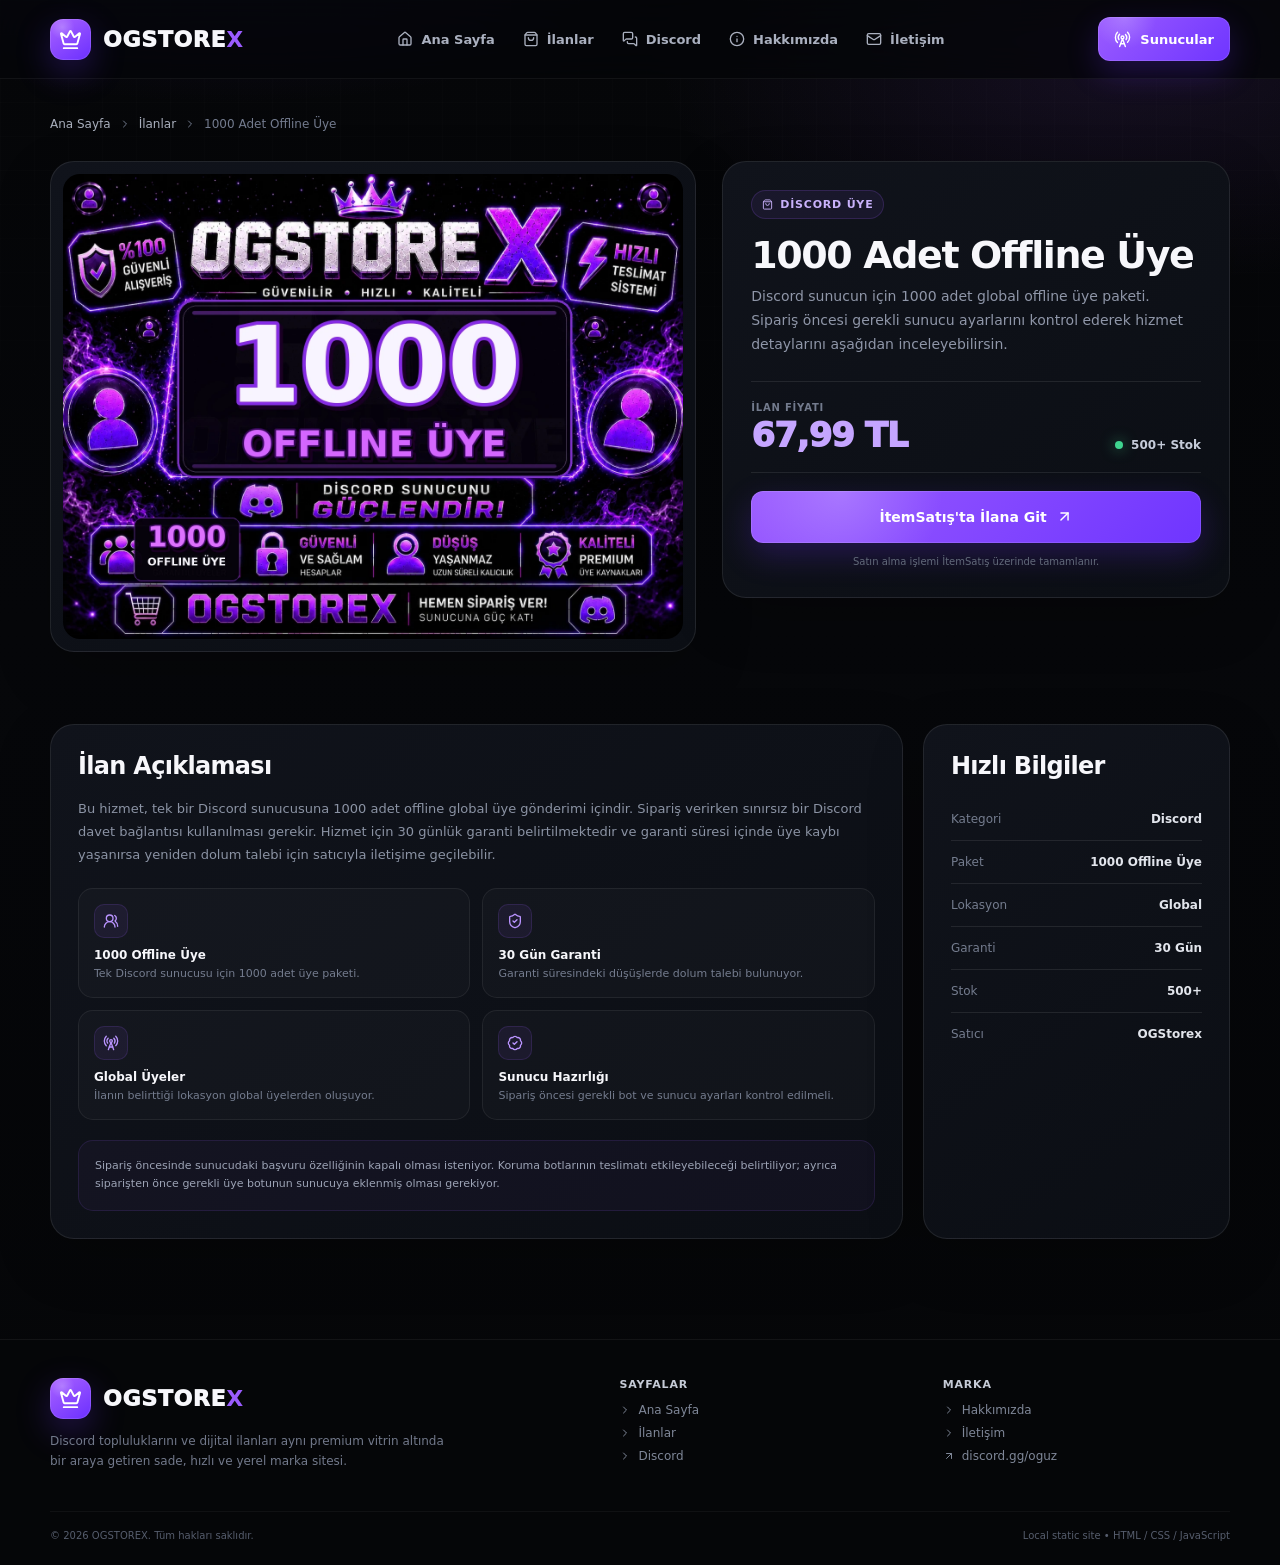
<file: ilan-1000-offline-uye.html>
<!doctype html>
<html lang="tr">
<head>
<meta charset="utf-8">
<meta name="viewport" content="width=device-width,initial-scale=1">
<meta name="theme-color" content="#050608">
<title>1000 Adet Offline Üye | OGSTOREX</title>
<link rel="stylesheet" href="style.css">
</head>
<body>
<svg aria-hidden="true" style="position:absolute;width:0;height:0;overflow:hidden" xmlns="http://www.w3.org/2000/svg"><defs><symbol id="arrow-right" viewBox="0 0 24 24">
      <path d="M5 12h14" />
      <path d="m12 5 7 7-7 7" />
    </symbol><symbol id="arrow-up-right" viewBox="0 0 24 24">
      <path d="M7 7h10v10" />
      <path d="M7 17 17 7" />
    </symbol><symbol id="badge-check" viewBox="0 0 24 24">
      <path d="M3.85 8.62a4 4 0 0 1 4.78-4.77 4 4 0 0 1 6.74 0 4 4 0 0 1 4.78 4.78 4 4 0 0 1 0 6.74 4 4 0 0 1-4.77 4.78 4 4 0 0 1-6.75 0 4 4 0 0 1-4.78-4.77 4 4 0 0 1 0-6.76Z" />
      <path d="m9 12 2 2 4-4" />
    </symbol><symbol id="badge-turkish-lira" viewBox="0 0 24 24">
      <path d="M11 7v10a5 5 0 0 0 5-5" />
      <path d="m15 8-6 3" />
      <path d="M3.85 8.62a4 4 0 0 1 4.78-4.77 4 4 0 0 1 6.74 0 4 4 0 0 1 4.78 4.78 4 4 0 0 1 0 6.74 4 4 0 0 1-4.77 4.78 4 4 0 0 1-6.75 0 4 4 0 0 1-4.78-4.77 4 4 0 0 1 0-6.76" />
    </symbol><symbol id="boxes" viewBox="0 0 24 24">
      <path d="M2.97 12.92A2 2 0 0 0 2 14.63v3.24a2 2 0 0 0 .97 1.71l3 1.8a2 2 0 0 0 2.06 0L12 19v-5.5l-5-3-4.03 2.42Z" />
      <path d="m7 16.5-4.74-2.85" />
      <path d="m7 16.5 5-3" />
      <path d="M7 16.5v5.17" />
      <path d="M12 13.5V19l3.97 2.38a2 2 0 0 0 2.06 0l3-1.8a2 2 0 0 0 .97-1.71v-3.24a2 2 0 0 0-.97-1.71L17 10.5l-5 3Z" />
      <path d="m17 16.5-5-3" />
      <path d="m17 16.5 4.74-2.85" />
      <path d="M17 16.5v5.17" />
      <path d="M7.97 4.42A2 2 0 0 0 7 6.13v4.37l5 3 5-3V6.13a2 2 0 0 0-.97-1.71l-3-1.8a2 2 0 0 0-2.06 0l-3 1.8Z" />
      <path d="M12 8 7.26 5.15" />
      <path d="m12 8 4.74-2.85" />
      <path d="M12 13.5V8" />
    </symbol><symbol id="chevron-right" viewBox="0 0 24 24">
      <path d="m9 18 6-6-6-6" />
    </symbol><symbol id="crown" viewBox="0 0 24 24">
      <path d="M11.562 3.266a.5.5 0 0 1 .876 0L15.39 8.87a1 1 0 0 0 1.516.294L21.183 5.5a.5.5 0 0 1 .798.519l-2.834 10.246a1 1 0 0 1-.956.734H5.81a1 1 0 0 1-.957-.734L2.02 6.02a.5.5 0 0 1 .798-.519l4.276 3.664a1 1 0 0 0 1.516-.294z" />
      <path d="M5 21h14" />
    </symbol><symbol id="external-link" viewBox="0 0 24 24">
      <path d="M15 3h6v6" />
      <path d="M10 14 21 3" />
      <path d="M18 13v6a2 2 0 0 1-2 2H5a2 2 0 0 1-2-2V8a2 2 0 0 1 2-2h6" />
    </symbol><symbol id="house" viewBox="0 0 24 24">
      <path d="M15 21v-8a1 1 0 0 0-1-1h-4a1 1 0 0 0-1 1v8" />
      <path d="M3 10a2 2 0 0 1 .709-1.528l7-6a2 2 0 0 1 2.582 0l7 6A2 2 0 0 1 21 10v9a2 2 0 0 1-2 2H5a2 2 0 0 1-2-2z" />
    </symbol><symbol id="info" viewBox="0 0 24 24">
      <circle cx="12" cy="12" r="10" />
      <path d="M12 16v-4" />
      <path d="M12 8h.01" />
    </symbol><symbol id="layers" viewBox="0 0 24 24">
      <path d="M12.83 2.18a2 2 0 0 0-1.66 0L2.6 6.08a1 1 0 0 0 0 1.83l8.58 3.91a2 2 0 0 0 1.66 0l8.58-3.9a1 1 0 0 0 0-1.83z" />
      <path d="M2 12a1 1 0 0 0 .58.91l8.6 3.91a2 2 0 0 0 1.65 0l8.58-3.9A1 1 0 0 0 22 12" />
      <path d="M2 17a1 1 0 0 0 .58.91l8.6 3.91a2 2 0 0 0 1.65 0l8.58-3.9A1 1 0 0 0 22 17" />
    </symbol><symbol id="layout-grid" viewBox="0 0 24 24">
      <rect width="7" height="7" x="3" y="3" rx="1" />
      <rect width="7" height="7" x="14" y="3" rx="1" />
      <rect width="7" height="7" x="14" y="14" rx="1" />
      <rect width="7" height="7" x="3" y="14" rx="1" />
    </symbol><symbol id="list-filter" viewBox="0 0 24 24">
      <path d="M2 5h20" />
      <path d="M6 12h12" />
      <path d="M9 19h6" />
    </symbol><symbol id="mail" viewBox="0 0 24 24">
      <path d="m22 7-8.991 5.727a2 2 0 0 1-2.009 0L2 7" />
      <rect x="2" y="4" width="20" height="16" rx="2" />
    </symbol><symbol id="menu" viewBox="0 0 24 24">
      <path d="M4 5h16" />
      <path d="M4 12h16" />
      <path d="M4 19h16" />
    </symbol><symbol id="messages-square" viewBox="0 0 24 24">
      <path d="M16 10a2 2 0 0 1-2 2H6.828a2 2 0 0 0-1.414.586l-2.202 2.202A.71.71 0 0 1 2 14.286V4a2 2 0 0 1 2-2h10a2 2 0 0 1 2 2z" />
      <path d="M20 9a2 2 0 0 1 2 2v10.286a.71.71 0 0 1-1.212.502l-2.202-2.202A2 2 0 0 0 17.172 19H10a2 2 0 0 1-2-2v-1" />
    </symbol><symbol id="monitor-smartphone" viewBox="0 0 24 24">
      <path d="M18 8V6a2 2 0 0 0-2-2H4a2 2 0 0 0-2 2v7a2 2 0 0 0 2 2h8" />
      <path d="M10 19v-3.96 3.15" />
      <path d="M7 19h5" />
      <rect width="6" height="10" x="16" y="12" rx="2" />
    </symbol><symbol id="mouse-pointer-click" viewBox="0 0 24 24">
      <path d="M14 4.1 12 6" />
      <path d="m5.1 8-2.9-.8" />
      <path d="m6 12-1.9 2" />
      <path d="M7.2 2.2 8 5.1" />
      <path d="M9.037 9.69a.498.498 0 0 1 .653-.653l11 4.5a.5.5 0 0 1-.074.949l-4.349 1.041a1 1 0 0 0-.74.739l-1.04 4.35a.5.5 0 0 1-.95.074z" />
    </symbol><symbol id="package" viewBox="0 0 24 24">
      <path d="M11 21.73a2 2 0 0 0 2 0l7-4A2 2 0 0 0 21 16V8a2 2 0 0 0-1-1.73l-7-4a2 2 0 0 0-2 0l-7 4A2 2 0 0 0 3 8v8a2 2 0 0 0 1 1.73z" />
      <path d="M12 22V12" />
      <polyline points="3.29 7 12 12 20.71 7" />
      <path d="m7.5 4.27 9 5.15" />
    </symbol><symbol id="package-open" viewBox="0 0 24 24">
      <path d="M12 22v-9" />
      <path d="M15.17 2.21a1.67 1.67 0 0 1 1.63 0L21 4.57a1.93 1.93 0 0 1 0 3.36L8.82 14.79a1.655 1.655 0 0 1-1.64 0L3 12.43a1.93 1.93 0 0 1 0-3.36z" />
      <path d="M20 13v3.87a2.06 2.06 0 0 1-1.11 1.83l-6 3.08a1.93 1.93 0 0 1-1.78 0l-6-3.08A2.06 2.06 0 0 1 4 16.87V13" />
      <path d="M21 12.43a1.93 1.93 0 0 0 0-3.36L8.83 2.2a1.64 1.64 0 0 0-1.63 0L3 4.57a1.93 1.93 0 0 0 0 3.36l12.18 6.86a1.636 1.636 0 0 0 1.63 0z" />
    </symbol><symbol id="radio-tower" viewBox="0 0 24 24">
      <path d="M4.9 16.1C1 12.2 1 5.8 4.9 1.9" />
      <path d="M7.8 4.7a6.14 6.14 0 0 0-.8 7.5" />
      <circle cx="12" cy="9" r="2" />
      <path d="M16.2 4.8c2 2 2.26 5.11.8 7.47" />
      <path d="M19.1 1.9a9.96 9.96 0 0 1 0 14.1" />
      <path d="M9.5 18h5" />
      <path d="m8 22 4-11 4 11" />
    </symbol><symbol id="scan-line" viewBox="0 0 24 24">
      <path d="M3 7V5a2 2 0 0 1 2-2h2" />
      <path d="M17 3h2a2 2 0 0 1 2 2v2" />
      <path d="M21 17v2a2 2 0 0 1-2 2h-2" />
      <path d="M7 21H5a2 2 0 0 1-2-2v-2" />
      <path d="M7 12h10" />
    </symbol><symbol id="search" viewBox="0 0 24 24">
      <path d="m21 21-4.34-4.34" />
      <circle cx="11" cy="11" r="8" />
    </symbol><symbol id="send" viewBox="0 0 24 24">
      <path d="M14.536 21.686a.5.5 0 0 0 .937-.024l6.5-19a.496.496 0 0 0-.635-.635l-19 6.5a.5.5 0 0 0-.024.937l7.93 3.18a2 2 0 0 1 1.112 1.11z" />
      <path d="m21.854 2.147-10.94 10.939" />
    </symbol><symbol id="shield-check" viewBox="0 0 24 24">
      <path d="M20 13c0 5-3.5 7.5-7.66 8.95a1 1 0 0 1-.67-.01C7.5 20.5 4 18 4 13V6a1 1 0 0 1 1-1c2 0 4.5-1.2 6.24-2.72a1.17 1.17 0 0 1 1.52 0C14.51 3.81 17 5 19 5a1 1 0 0 1 1 1z" />
      <path d="m9 12 2 2 4-4" />
    </symbol><symbol id="shopping-bag" viewBox="0 0 24 24">
      <path d="M16 10a4 4 0 0 1-8 0" />
      <path d="M3.103 6.034h17.794" />
      <path d="M3.4 5.467a2 2 0 0 0-.4 1.2V20a2 2 0 0 0 2 2h14a2 2 0 0 0 2-2V6.667a2 2 0 0 0-.4-1.2l-2-2.667A2 2 0 0 0 17 2H7a2 2 0 0 0-1.6.8z" />
    </symbol><symbol id="smartphone" viewBox="0 0 24 24">
      <rect width="14" height="20" x="5" y="2" rx="2" ry="2" />
      <path d="M12 18h.01" />
    </symbol><symbol id="sparkles" viewBox="0 0 24 24">
      <path d="M11.017 2.814a1 1 0 0 1 1.966 0l1.051 5.558a2 2 0 0 0 1.594 1.594l5.558 1.051a1 1 0 0 1 0 1.966l-5.558 1.051a2 2 0 0 0-1.594 1.594l-1.051 5.558a1 1 0 0 1-1.966 0l-1.051-5.558a2 2 0 0 0-1.594-1.594l-5.558-1.051a1 1 0 0 1 0-1.966l5.558-1.051a2 2 0 0 0 1.594-1.594z" />
      <path d="M20 2v4" />
      <path d="M22 4h-4" />
      <circle cx="4" cy="20" r="2" />
    </symbol><symbol id="users-round" viewBox="0 0 24 24">
      <path d="M18 21a8 8 0 0 0-16 0" />
      <circle cx="10" cy="8" r="5" />
      <path d="M22 20c0-3.37-2-6.5-4-8a5 5 0 0 0-.45-8.3" />
    </symbol><symbol id="x" viewBox="0 0 24 24">
      <path d="M18 6 6 18" />
      <path d="m6 6 12 12" />
    </symbol><symbol id="zap" viewBox="0 0 24 24">
      <path d="M15.914 4a1.5 1.5 0 00-2.474-1.561l-9 9A1.5 1.5 0 005.5 14h4.002a.5.5 0 01.471.666L8.086 20a1.5 1.5 0 002.475 1.56l9-9A1.5 1.5 0 0018.5 10h-3.997a.5.5 0 01-.472-.667z" />
    </symbol></defs></svg>
<header class="header">
  <div class="container nav">
    <a class="brand" href="index.html">
      <span class="brand-mark"><svg class="icon" aria-hidden="true"><use href="#crown"></use></svg></span>
      <span>OGSTORE<b>X</b></span>
    </a>

    <nav class="nav-links" aria-label="Ana menü">
      <a href="index.html"><svg class="icon" aria-hidden="true"><use href="#house"></use></svg>Ana Sayfa</a>
      <a href="ilanlar.html"><svg class="icon" aria-hidden="true"><use href="#shopping-bag"></use></svg>İlanlar</a>
      <a href="discord.html"><svg class="icon" aria-hidden="true"><use href="#messages-square"></use></svg>Discord</a>
      <a href="hakkimizda.html"><svg class="icon" aria-hidden="true"><use href="#info"></use></svg>Hakkımızda</a>
      <a href="iletisim.html"><svg class="icon" aria-hidden="true"><use href="#mail"></use></svg>İletişim</a>
    </nav>

    <div class="nav-actions">
      <a class="btn btn-primary" href="discord.html"><svg class="icon" aria-hidden="true"><use href="#radio-tower"></use></svg>Sunucular</a>
      <button class="menu-btn" aria-label="Menüyü aç"><svg class="icon" aria-hidden="true"><use href="#menu"></use></svg></button>
    </div>
  </div>
</header>

<main class="container">
  <nav class="breadcrumb" aria-label="Sayfa yolu">
    <a href="index.html">Ana Sayfa</a>
    <svg class="icon" aria-hidden="true"><use href="#chevron-right"></use></svg>
    <a href="ilanlar.html">İlanlar</a>
    <svg class="icon" aria-hidden="true"><use href="#chevron-right"></use></svg>
    <span>1000 Adet Offline Üye</span>
  </nav>

  <section class="product-detail">
    <div class="product-gallery">
      <img src="assets/1000-offline-uye.webp" alt="1000 Adet Offline Üye ilan görseli">
    </div>

    <aside class="product-summary">
      <span class="detail-label">
        <svg class="icon" aria-hidden="true"><use href="#shopping-bag"></use></svg>
        Discord Üye
      </span>
      <h1>1000 Adet Offline Üye</h1>
      <p class="summary-text">Discord sunucun için 1000 adet global offline üye paketi. Sipariş öncesi gerekli sunucu ayarlarını kontrol ederek hizmet detaylarını aşağıdan inceleyebilirsin.</p>

      <div class="product-price-row">
        <div>
          <small>İlan Fiyatı</small>
          <div class="product-price-big">67,99 TL</div>
        </div>
        <div class="product-stock">
          <span class="product-stock-dot"></span>
          500+ Stok
        </div>
      </div>

      <a class="btn btn-primary product-cta"
         href="https://www.itemsatis.com/discord/1000-adet-offline-uye-5587023.html"
         target="_blank" rel="noopener noreferrer">
        İtemSatış'ta İlana Git
        <svg class="icon" aria-hidden="true"><use href="#arrow-up-right"></use></svg>
      </a>
      <div class="product-mini-note">Satın alma işlemi İtemSatış üzerinde tamamlanır.</div>
    </aside>
  </section>

  <section class="detail-layout">
    <article class="detail-panel">
      <h2>İlan Açıklaması</h2>
      <p>
        Bu hizmet, tek bir Discord sunucusuna 1000 adet offline global üye gönderimi içindir.
        Sipariş verirken sınırsız bir Discord davet bağlantısı kullanılması gerekir. Hizmet için
        30 günlük garanti belirtilmektedir ve garanti süresi içinde üye kaybı yaşanırsa yeniden
        dolum talebi için satıcıyla iletişime geçilebilir.
      </p>

      <div class="detail-points">
        <div class="detail-point">
          <div class="icon-box"><svg class="icon" aria-hidden="true"><use href="#users-round"></use></svg></div>
          <strong>1000 Offline Üye</strong>
          <span>Tek Discord sunucusu için 1000 adet üye paketi.</span>
        </div>
        <div class="detail-point">
          <div class="icon-box"><svg class="icon" aria-hidden="true"><use href="#shield-check"></use></svg></div>
          <strong>30 Gün Garanti</strong>
          <span>Garanti süresindeki düşüşlerde dolum talebi bulunuyor.</span>
        </div>
        <div class="detail-point">
          <div class="icon-box"><svg class="icon" aria-hidden="true"><use href="#radio-tower"></use></svg></div>
          <strong>Global Üyeler</strong>
          <span>İlanın belirttiği lokasyon global üyelerden oluşuyor.</span>
        </div>
        <div class="detail-point">
          <div class="icon-box"><svg class="icon" aria-hidden="true"><use href="#badge-check"></use></svg></div>
          <strong>Sunucu Hazırlığı</strong>
          <span>Sipariş öncesi gerekli bot ve sunucu ayarları kontrol edilmeli.</span>
        </div>
      </div>

      <div class="notice-box">
        Sipariş öncesinde sunucudaki başvuru özelliğinin kapalı olması isteniyor. Koruma botlarının
        teslimatı etkileyebileceği belirtiliyor; ayrıca siparişten önce gerekli üye botunun sunucuya
        eklenmiş olması gerekiyor.
      </div>
    </article>

    <aside class="detail-panel">
      <h2>Hızlı Bilgiler</h2>
      <div class="info-list">
        <div class="info-row"><span>Kategori</span><span>Discord</span></div>
        <div class="info-row"><span>Paket</span><span>1000 Offline Üye</span></div>
        <div class="info-row"><span>Lokasyon</span><span>Global</span></div>
        <div class="info-row"><span>Garanti</span><span>30 Gün</span></div>
        <div class="info-row"><span>Stok</span><span>500+</span></div>
        <div class="info-row"><span>Satıcı</span><span>OGStorex</span></div>
      </div>
    </aside>
  </section>
</main>

<footer class="footer">
  <div class="container footer-main">
    <div>
      <a class="brand" href="index.html">
        <span class="brand-mark"><svg class="icon" aria-hidden="true"><use href="#crown"></use></svg></span>
        <span>OGSTORE<b>X</b></span>
      </a>
      <p class="footer-copy">Discord topluluklarını ve dijital ilanları aynı premium vitrin altında bir araya getiren sade, hızlı ve yerel marka sitesi.</p>
    </div>
    <div>
      <div class="footer-title">Sayfalar</div>
      <div class="footer-links">
        <a href="index.html"><svg class="icon" aria-hidden="true"><use href="#chevron-right"></use></svg>Ana Sayfa</a>
        <a href="ilanlar.html"><svg class="icon" aria-hidden="true"><use href="#chevron-right"></use></svg>İlanlar</a>
        <a href="discord.html"><svg class="icon" aria-hidden="true"><use href="#chevron-right"></use></svg>Discord</a>
      </div>
    </div>
    <div>
      <div class="footer-title">Marka</div>
      <div class="footer-links">
        <a href="hakkimizda.html"><svg class="icon" aria-hidden="true"><use href="#chevron-right"></use></svg>Hakkımızda</a>
        <a href="iletisim.html"><svg class="icon" aria-hidden="true"><use href="#chevron-right"></use></svg>İletişim</a>
        <a href="https://discord.gg/oguz" target="_blank" rel="noopener"><svg class="icon" aria-hidden="true"><use href="#arrow-up-right"></use></svg>discord.gg/oguz</a>
      </div>
    </div>
  </div>
  <div class="container footer-bottom">
    <span>© 2026 OGSTOREX. Tüm hakları saklıdır.</span>
    <span>Local static site • HTML / CSS / JavaScript</span>
  </div>
</footer>
<script src="data.js"></script><script src="script.js"></script>
</body>
</html>
</file>
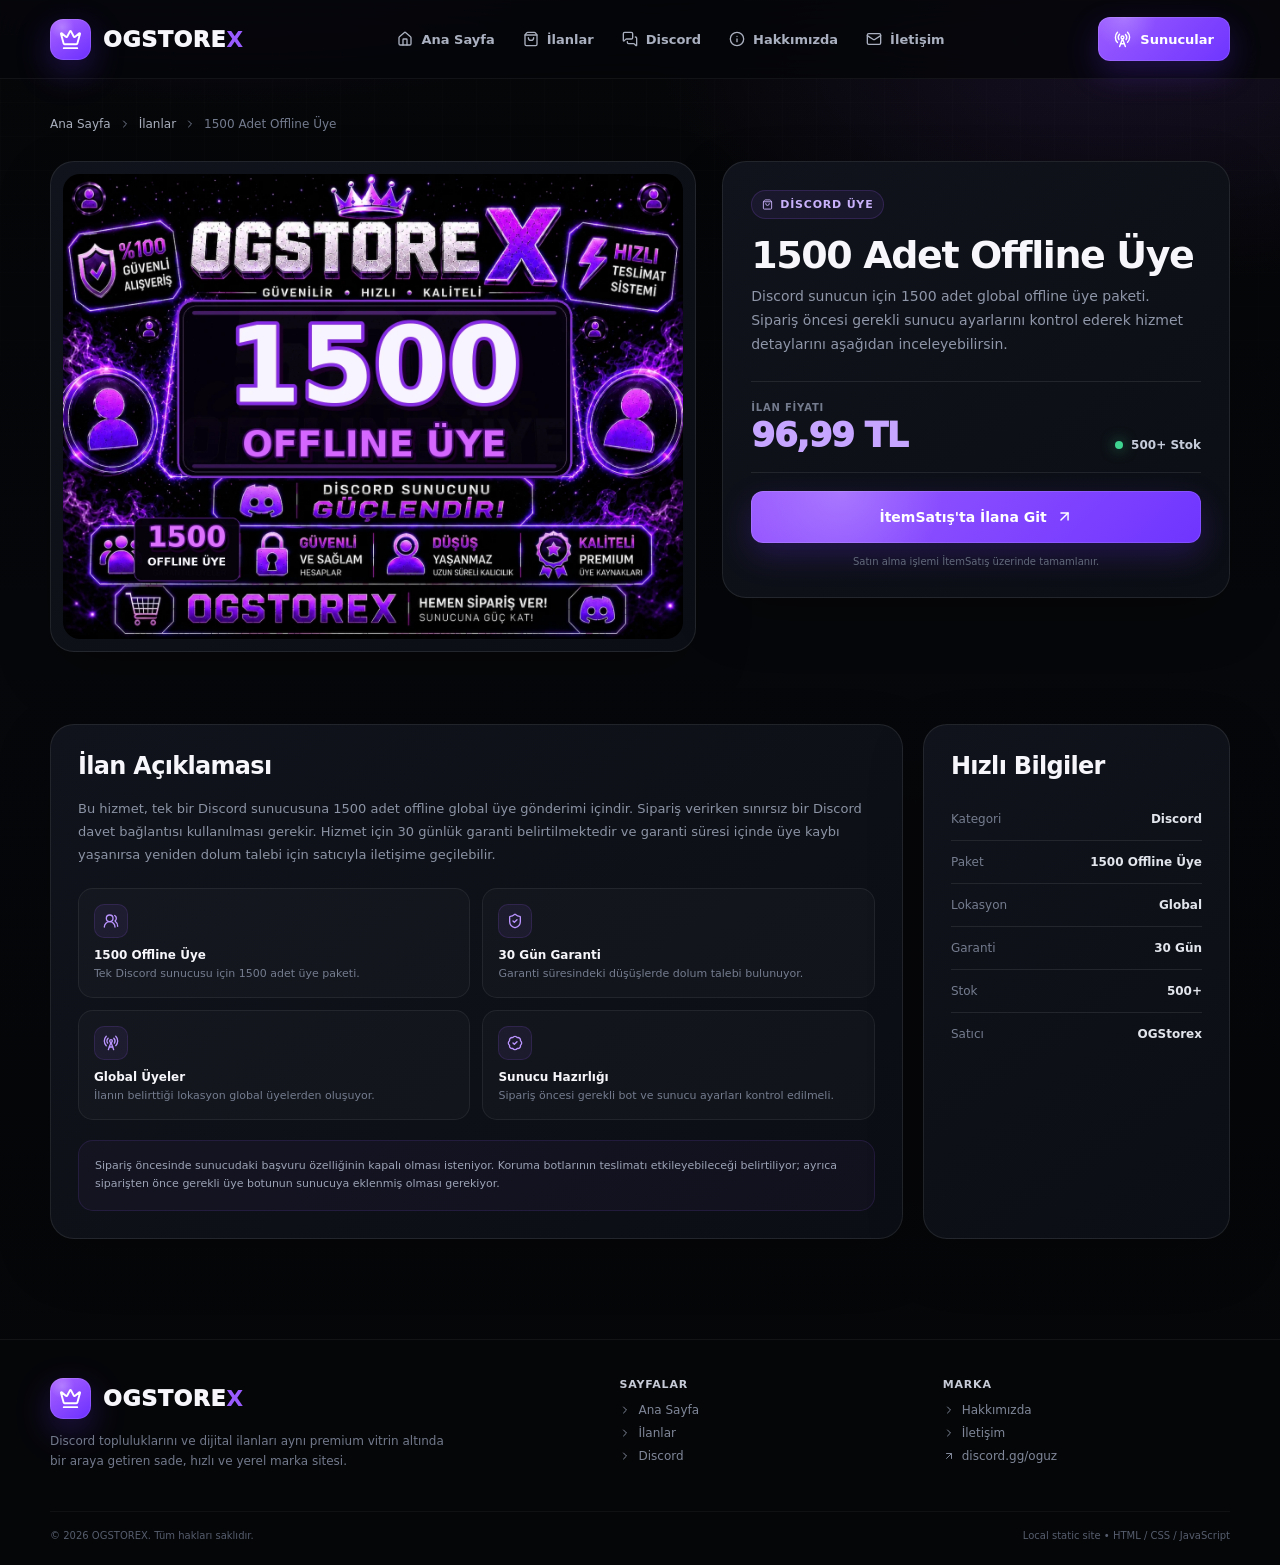
<file: ilan-1500-offline-uye.html>
<!doctype html>
<html lang="tr">
<head>
<meta charset="utf-8">
<meta name="viewport" content="width=device-width,initial-scale=1">
<meta name="theme-color" content="#050608">
<title>1500 Adet Offline Üye | OGSTOREX</title>
<link rel="stylesheet" href="style.css">
</head>
<body>
<svg aria-hidden="true" style="position:absolute;width:0;height:0;overflow:hidden" xmlns="http://www.w3.org/2000/svg"><defs><symbol id="arrow-right" viewBox="0 0 24 24">
      <path d="M5 12h14" />
      <path d="m12 5 7 7-7 7" />
    </symbol><symbol id="arrow-up-right" viewBox="0 0 24 24">
      <path d="M7 7h10v10" />
      <path d="M7 17 17 7" />
    </symbol><symbol id="badge-check" viewBox="0 0 24 24">
      <path d="M3.85 8.62a4 4 0 0 1 4.78-4.77 4 4 0 0 1 6.74 0 4 4 0 0 1 4.78 4.78 4 4 0 0 1 0 6.74 4 4 0 0 1-4.77 4.78 4 4 0 0 1-6.75 0 4 4 0 0 1-4.78-4.77 4 4 0 0 1 0-6.76Z" />
      <path d="m9 12 2 2 4-4" />
    </symbol><symbol id="badge-turkish-lira" viewBox="0 0 24 24">
      <path d="M11 7v10a5 5 0 0 0 5-5" />
      <path d="m15 8-6 3" />
      <path d="M3.85 8.62a4 4 0 0 1 4.78-4.77 4 4 0 0 1 6.74 0 4 4 0 0 1 4.78 4.78 4 4 0 0 1 0 6.74 4 4 0 0 1-4.77 4.78 4 4 0 0 1-6.75 0 4 4 0 0 1-4.78-4.77 4 4 0 0 1 0-6.76" />
    </symbol><symbol id="boxes" viewBox="0 0 24 24">
      <path d="M2.97 12.92A2 2 0 0 0 2 14.63v3.24a2 2 0 0 0 .97 1.71l3 1.8a2 2 0 0 0 2.06 0L12 19v-5.5l-5-3-4.03 2.42Z" />
      <path d="m7 16.5-4.74-2.85" />
      <path d="m7 16.5 5-3" />
      <path d="M7 16.5v5.17" />
      <path d="M12 13.5V19l3.97 2.38a2 2 0 0 0 2.06 0l3-1.8a2 2 0 0 0 .97-1.71v-3.24a2 2 0 0 0-.97-1.71L17 10.5l-5 3Z" />
      <path d="m17 16.5-5-3" />
      <path d="m17 16.5 4.74-2.85" />
      <path d="M17 16.5v5.17" />
      <path d="M7.97 4.42A2 2 0 0 0 7 6.13v4.37l5 3 5-3V6.13a2 2 0 0 0-.97-1.71l-3-1.8a2 2 0 0 0-2.06 0l-3 1.8Z" />
      <path d="M12 8 7.26 5.15" />
      <path d="m12 8 4.74-2.85" />
      <path d="M12 13.5V8" />
    </symbol><symbol id="chevron-right" viewBox="0 0 24 24">
      <path d="m9 18 6-6-6-6" />
    </symbol><symbol id="crown" viewBox="0 0 24 24">
      <path d="M11.562 3.266a.5.5 0 0 1 .876 0L15.39 8.87a1 1 0 0 0 1.516.294L21.183 5.5a.5.5 0 0 1 .798.519l-2.834 10.246a1 1 0 0 1-.956.734H5.81a1 1 0 0 1-.957-.734L2.02 6.02a.5.5 0 0 1 .798-.519l4.276 3.664a1 1 0 0 0 1.516-.294z" />
      <path d="M5 21h14" />
    </symbol><symbol id="external-link" viewBox="0 0 24 24">
      <path d="M15 3h6v6" />
      <path d="M10 14 21 3" />
      <path d="M18 13v6a2 2 0 0 1-2 2H5a2 2 0 0 1-2-2V8a2 2 0 0 1 2-2h6" />
    </symbol><symbol id="house" viewBox="0 0 24 24">
      <path d="M15 21v-8a1 1 0 0 0-1-1h-4a1 1 0 0 0-1 1v8" />
      <path d="M3 10a2 2 0 0 1 .709-1.528l7-6a2 2 0 0 1 2.582 0l7 6A2 2 0 0 1 21 10v9a2 2 0 0 1-2 2H5a2 2 0 0 1-2-2z" />
    </symbol><symbol id="info" viewBox="0 0 24 24">
      <circle cx="12" cy="12" r="10" />
      <path d="M12 16v-4" />
      <path d="M12 8h.01" />
    </symbol><symbol id="layers" viewBox="0 0 24 24">
      <path d="M12.83 2.18a2 2 0 0 0-1.66 0L2.6 6.08a1 1 0 0 0 0 1.83l8.58 3.91a2 2 0 0 0 1.66 0l8.58-3.9a1 1 0 0 0 0-1.83z" />
      <path d="M2 12a1 1 0 0 0 .58.91l8.6 3.91a2 2 0 0 0 1.65 0l8.58-3.9A1 1 0 0 0 22 12" />
      <path d="M2 17a1 1 0 0 0 .58.91l8.6 3.91a2 2 0 0 0 1.65 0l8.58-3.9A1 1 0 0 0 22 17" />
    </symbol><symbol id="layout-grid" viewBox="0 0 24 24">
      <rect width="7" height="7" x="3" y="3" rx="1" />
      <rect width="7" height="7" x="14" y="3" rx="1" />
      <rect width="7" height="7" x="14" y="14" rx="1" />
      <rect width="7" height="7" x="3" y="14" rx="1" />
    </symbol><symbol id="list-filter" viewBox="0 0 24 24">
      <path d="M2 5h20" />
      <path d="M6 12h12" />
      <path d="M9 19h6" />
    </symbol><symbol id="mail" viewBox="0 0 24 24">
      <path d="m22 7-8.991 5.727a2 2 0 0 1-2.009 0L2 7" />
      <rect x="2" y="4" width="20" height="16" rx="2" />
    </symbol><symbol id="menu" viewBox="0 0 24 24">
      <path d="M4 5h16" />
      <path d="M4 12h16" />
      <path d="M4 19h16" />
    </symbol><symbol id="messages-square" viewBox="0 0 24 24">
      <path d="M16 10a2 2 0 0 1-2 2H6.828a2 2 0 0 0-1.414.586l-2.202 2.202A.71.71 0 0 1 2 14.286V4a2 2 0 0 1 2-2h10a2 2 0 0 1 2 2z" />
      <path d="M20 9a2 2 0 0 1 2 2v10.286a.71.71 0 0 1-1.212.502l-2.202-2.202A2 2 0 0 0 17.172 19H10a2 2 0 0 1-2-2v-1" />
    </symbol><symbol id="monitor-smartphone" viewBox="0 0 24 24">
      <path d="M18 8V6a2 2 0 0 0-2-2H4a2 2 0 0 0-2 2v7a2 2 0 0 0 2 2h8" />
      <path d="M10 19v-3.96 3.15" />
      <path d="M7 19h5" />
      <rect width="6" height="10" x="16" y="12" rx="2" />
    </symbol><symbol id="mouse-pointer-click" viewBox="0 0 24 24">
      <path d="M14 4.1 12 6" />
      <path d="m5.1 8-2.9-.8" />
      <path d="m6 12-1.9 2" />
      <path d="M7.2 2.2 8 5.1" />
      <path d="M9.037 9.69a.498.498 0 0 1 .653-.653l11 4.5a.5.5 0 0 1-.074.949l-4.349 1.041a1 1 0 0 0-.74.739l-1.04 4.35a.5.5 0 0 1-.95.074z" />
    </symbol><symbol id="package" viewBox="0 0 24 24">
      <path d="M11 21.73a2 2 0 0 0 2 0l7-4A2 2 0 0 0 21 16V8a2 2 0 0 0-1-1.73l-7-4a2 2 0 0 0-2 0l-7 4A2 2 0 0 0 3 8v8a2 2 0 0 0 1 1.73z" />
      <path d="M12 22V12" />
      <polyline points="3.29 7 12 12 20.71 7" />
      <path d="m7.5 4.27 9 5.15" />
    </symbol><symbol id="package-open" viewBox="0 0 24 24">
      <path d="M12 22v-9" />
      <path d="M15.17 2.21a1.67 1.67 0 0 1 1.63 0L21 4.57a1.93 1.93 0 0 1 0 3.36L8.82 14.79a1.655 1.655 0 0 1-1.64 0L3 12.43a1.93 1.93 0 0 1 0-3.36z" />
      <path d="M20 13v3.87a2.06 2.06 0 0 1-1.11 1.83l-6 3.08a1.93 1.93 0 0 1-1.78 0l-6-3.08A2.06 2.06 0 0 1 4 16.87V13" />
      <path d="M21 12.43a1.93 1.93 0 0 0 0-3.36L8.83 2.2a1.64 1.64 0 0 0-1.63 0L3 4.57a1.93 1.93 0 0 0 0 3.36l12.18 6.86a1.636 1.636 0 0 0 1.63 0z" />
    </symbol><symbol id="radio-tower" viewBox="0 0 24 24">
      <path d="M4.9 16.1C1 12.2 1 5.8 4.9 1.9" />
      <path d="M7.8 4.7a6.14 6.14 0 0 0-.8 7.5" />
      <circle cx="12" cy="9" r="2" />
      <path d="M16.2 4.8c2 2 2.26 5.11.8 7.47" />
      <path d="M19.1 1.9a9.96 9.96 0 0 1 0 14.1" />
      <path d="M9.5 18h5" />
      <path d="m8 22 4-11 4 11" />
    </symbol><symbol id="scan-line" viewBox="0 0 24 24">
      <path d="M3 7V5a2 2 0 0 1 2-2h2" />
      <path d="M17 3h2a2 2 0 0 1 2 2v2" />
      <path d="M21 17v2a2 2 0 0 1-2 2h-2" />
      <path d="M7 21H5a2 2 0 0 1-2-2v-2" />
      <path d="M7 12h10" />
    </symbol><symbol id="search" viewBox="0 0 24 24">
      <path d="m21 21-4.34-4.34" />
      <circle cx="11" cy="11" r="8" />
    </symbol><symbol id="send" viewBox="0 0 24 24">
      <path d="M14.536 21.686a.5.5 0 0 0 .937-.024l6.5-19a.496.496 0 0 0-.635-.635l-19 6.5a.5.5 0 0 0-.024.937l7.93 3.18a2 2 0 0 1 1.112 1.11z" />
      <path d="m21.854 2.147-10.94 10.939" />
    </symbol><symbol id="shield-check" viewBox="0 0 24 24">
      <path d="M20 13c0 5-3.5 7.5-7.66 8.95a1 1 0 0 1-.67-.01C7.5 20.5 4 18 4 13V6a1 1 0 0 1 1-1c2 0 4.5-1.2 6.24-2.72a1.17 1.17 0 0 1 1.52 0C14.51 3.81 17 5 19 5a1 1 0 0 1 1 1z" />
      <path d="m9 12 2 2 4-4" />
    </symbol><symbol id="shopping-bag" viewBox="0 0 24 24">
      <path d="M16 10a4 4 0 0 1-8 0" />
      <path d="M3.103 6.034h17.794" />
      <path d="M3.4 5.467a2 2 0 0 0-.4 1.2V20a2 2 0 0 0 2 2h14a2 2 0 0 0 2-2V6.667a2 2 0 0 0-.4-1.2l-2-2.667A2 2 0 0 0 17 2H7a2 2 0 0 0-1.6.8z" />
    </symbol><symbol id="smartphone" viewBox="0 0 24 24">
      <rect width="14" height="20" x="5" y="2" rx="2" ry="2" />
      <path d="M12 18h.01" />
    </symbol><symbol id="sparkles" viewBox="0 0 24 24">
      <path d="M11.017 2.814a1 1 0 0 1 1.966 0l1.051 5.558a2 2 0 0 0 1.594 1.594l5.558 1.051a1 1 0 0 1 0 1.966l-5.558 1.051a2 2 0 0 0-1.594 1.594l-1.051 5.558a1 1 0 0 1-1.966 0l-1.051-5.558a2 2 0 0 0-1.594-1.594l-5.558-1.051a1 1 0 0 1 0-1.966l5.558-1.051a2 2 0 0 0 1.594-1.594z" />
      <path d="M20 2v4" />
      <path d="M22 4h-4" />
      <circle cx="4" cy="20" r="2" />
    </symbol><symbol id="users-round" viewBox="0 0 24 24">
      <path d="M18 21a8 8 0 0 0-16 0" />
      <circle cx="10" cy="8" r="5" />
      <path d="M22 20c0-3.37-2-6.5-4-8a5 5 0 0 0-.45-8.3" />
    </symbol><symbol id="x" viewBox="0 0 24 24">
      <path d="M18 6 6 18" />
      <path d="m6 6 12 12" />
    </symbol><symbol id="zap" viewBox="0 0 24 24">
      <path d="M15.914 4a1.5 1.5 0 00-2.474-1.561l-9 9A1.5 1.5 0 005.5 14h4.002a.5.5 0 01.471.666L8.086 20a1.5 1.5 0 002.475 1.56l9-9A1.5 1.5 0 0018.5 10h-3.997a.5.5 0 01-.472-.667z" />
    </symbol></defs></svg>
<header class="header">
  <div class="container nav">
    <a class="brand" href="index.html">
      <span class="brand-mark"><svg class="icon" aria-hidden="true"><use href="#crown"></use></svg></span>
      <span>OGSTORE<b>X</b></span>
    </a>

    <nav class="nav-links" aria-label="Ana menü">
      <a href="index.html"><svg class="icon" aria-hidden="true"><use href="#house"></use></svg>Ana Sayfa</a>
      <a href="ilanlar.html"><svg class="icon" aria-hidden="true"><use href="#shopping-bag"></use></svg>İlanlar</a>
      <a href="discord.html"><svg class="icon" aria-hidden="true"><use href="#messages-square"></use></svg>Discord</a>
      <a href="hakkimizda.html"><svg class="icon" aria-hidden="true"><use href="#info"></use></svg>Hakkımızda</a>
      <a href="iletisim.html"><svg class="icon" aria-hidden="true"><use href="#mail"></use></svg>İletişim</a>
    </nav>

    <div class="nav-actions">
      <a class="btn btn-primary" href="discord.html"><svg class="icon" aria-hidden="true"><use href="#radio-tower"></use></svg>Sunucular</a>
      <button class="menu-btn" aria-label="Menüyü aç"><svg class="icon" aria-hidden="true"><use href="#menu"></use></svg></button>
    </div>
  </div>
</header>

<main class="container">
  <nav class="breadcrumb" aria-label="Sayfa yolu">
    <a href="index.html">Ana Sayfa</a>
    <svg class="icon" aria-hidden="true"><use href="#chevron-right"></use></svg>
    <a href="ilanlar.html">İlanlar</a>
    <svg class="icon" aria-hidden="true"><use href="#chevron-right"></use></svg>
    <span>1500 Adet Offline Üye</span>
  </nav>

  <section class="product-detail">
    <div class="product-gallery">
      <img src="assets/1500-offline-uye.webp" alt="1500 Adet Offline Üye ilan görseli">
    </div>

    <aside class="product-summary">
      <span class="detail-label">
        <svg class="icon" aria-hidden="true"><use href="#shopping-bag"></use></svg>
        Discord Üye
      </span>
      <h1>1500 Adet Offline Üye</h1>
      <p class="summary-text">Discord sunucun için 1500 adet global offline üye paketi. Sipariş öncesi gerekli sunucu ayarlarını kontrol ederek hizmet detaylarını aşağıdan inceleyebilirsin.</p>

      <div class="product-price-row">
        <div>
          <small>İlan Fiyatı</small>
          <div class="product-price-big">96,99 TL</div>
        </div>
        <div class="product-stock">
          <span class="product-stock-dot"></span>
          500+ Stok
        </div>
      </div>

      <a class="btn btn-primary product-cta"
         href="https://www.itemsatis.com/discord/1500-adet-offline-uye-5587032.html"
         target="_blank" rel="noopener noreferrer">
        İtemSatış'ta İlana Git
        <svg class="icon" aria-hidden="true"><use href="#arrow-up-right"></use></svg>
      </a>
      <div class="product-mini-note">Satın alma işlemi İtemSatış üzerinde tamamlanır.</div>
    </aside>
  </section>

  <section class="detail-layout">
    <article class="detail-panel">
      <h2>İlan Açıklaması</h2>
      <p>
        Bu hizmet, tek bir Discord sunucusuna 1500 adet offline global üye gönderimi içindir.
        Sipariş verirken sınırsız bir Discord davet bağlantısı kullanılması gerekir. Hizmet için
        30 günlük garanti belirtilmektedir ve garanti süresi içinde üye kaybı yaşanırsa yeniden
        dolum talebi için satıcıyla iletişime geçilebilir.
      </p>

      <div class="detail-points">
        <div class="detail-point">
          <div class="icon-box"><svg class="icon" aria-hidden="true"><use href="#users-round"></use></svg></div>
          <strong>1500 Offline Üye</strong>
          <span>Tek Discord sunucusu için 1500 adet üye paketi.</span>
        </div>
        <div class="detail-point">
          <div class="icon-box"><svg class="icon" aria-hidden="true"><use href="#shield-check"></use></svg></div>
          <strong>30 Gün Garanti</strong>
          <span>Garanti süresindeki düşüşlerde dolum talebi bulunuyor.</span>
        </div>
        <div class="detail-point">
          <div class="icon-box"><svg class="icon" aria-hidden="true"><use href="#radio-tower"></use></svg></div>
          <strong>Global Üyeler</strong>
          <span>İlanın belirttiği lokasyon global üyelerden oluşuyor.</span>
        </div>
        <div class="detail-point">
          <div class="icon-box"><svg class="icon" aria-hidden="true"><use href="#badge-check"></use></svg></div>
          <strong>Sunucu Hazırlığı</strong>
          <span>Sipariş öncesi gerekli bot ve sunucu ayarları kontrol edilmeli.</span>
        </div>
      </div>

      <div class="notice-box">
        Sipariş öncesinde sunucudaki başvuru özelliğinin kapalı olması isteniyor. Koruma botlarının
        teslimatı etkileyebileceği belirtiliyor; ayrıca siparişten önce gerekli üye botunun sunucuya
        eklenmiş olması gerekiyor.
      </div>
    </article>

    <aside class="detail-panel">
      <h2>Hızlı Bilgiler</h2>
      <div class="info-list">
        <div class="info-row"><span>Kategori</span><span>Discord</span></div>
        <div class="info-row"><span>Paket</span><span>1500 Offline Üye</span></div>
        <div class="info-row"><span>Lokasyon</span><span>Global</span></div>
        <div class="info-row"><span>Garanti</span><span>30 Gün</span></div>
        <div class="info-row"><span>Stok</span><span>500+</span></div>
        <div class="info-row"><span>Satıcı</span><span>OGStorex</span></div>
      </div>
    </aside>
  </section>
</main>

<footer class="footer">
  <div class="container footer-main">
    <div>
      <a class="brand" href="index.html">
        <span class="brand-mark"><svg class="icon" aria-hidden="true"><use href="#crown"></use></svg></span>
        <span>OGSTORE<b>X</b></span>
      </a>
      <p class="footer-copy">Discord topluluklarını ve dijital ilanları aynı premium vitrin altında bir araya getiren sade, hızlı ve yerel marka sitesi.</p>
    </div>
    <div>
      <div class="footer-title">Sayfalar</div>
      <div class="footer-links">
        <a href="index.html"><svg class="icon" aria-hidden="true"><use href="#chevron-right"></use></svg>Ana Sayfa</a>
        <a href="ilanlar.html"><svg class="icon" aria-hidden="true"><use href="#chevron-right"></use></svg>İlanlar</a>
        <a href="discord.html"><svg class="icon" aria-hidden="true"><use href="#chevron-right"></use></svg>Discord</a>
      </div>
    </div>
    <div>
      <div class="footer-title">Marka</div>
      <div class="footer-links">
        <a href="hakkimizda.html"><svg class="icon" aria-hidden="true"><use href="#chevron-right"></use></svg>Hakkımızda</a>
        <a href="iletisim.html"><svg class="icon" aria-hidden="true"><use href="#chevron-right"></use></svg>İletişim</a>
        <a href="https://discord.gg/oguz" target="_blank" rel="noopener"><svg class="icon" aria-hidden="true"><use href="#arrow-up-right"></use></svg>discord.gg/oguz</a>
      </div>
    </div>
  </div>
  <div class="container footer-bottom">
    <span>© 2026 OGSTOREX. Tüm hakları saklıdır.</span>
    <span>Local static site • HTML / CSS / JavaScript</span>
  </div>
</footer>
<script src="data.js"></script><script src="script.js"></script>
</body>
</html>
</file>
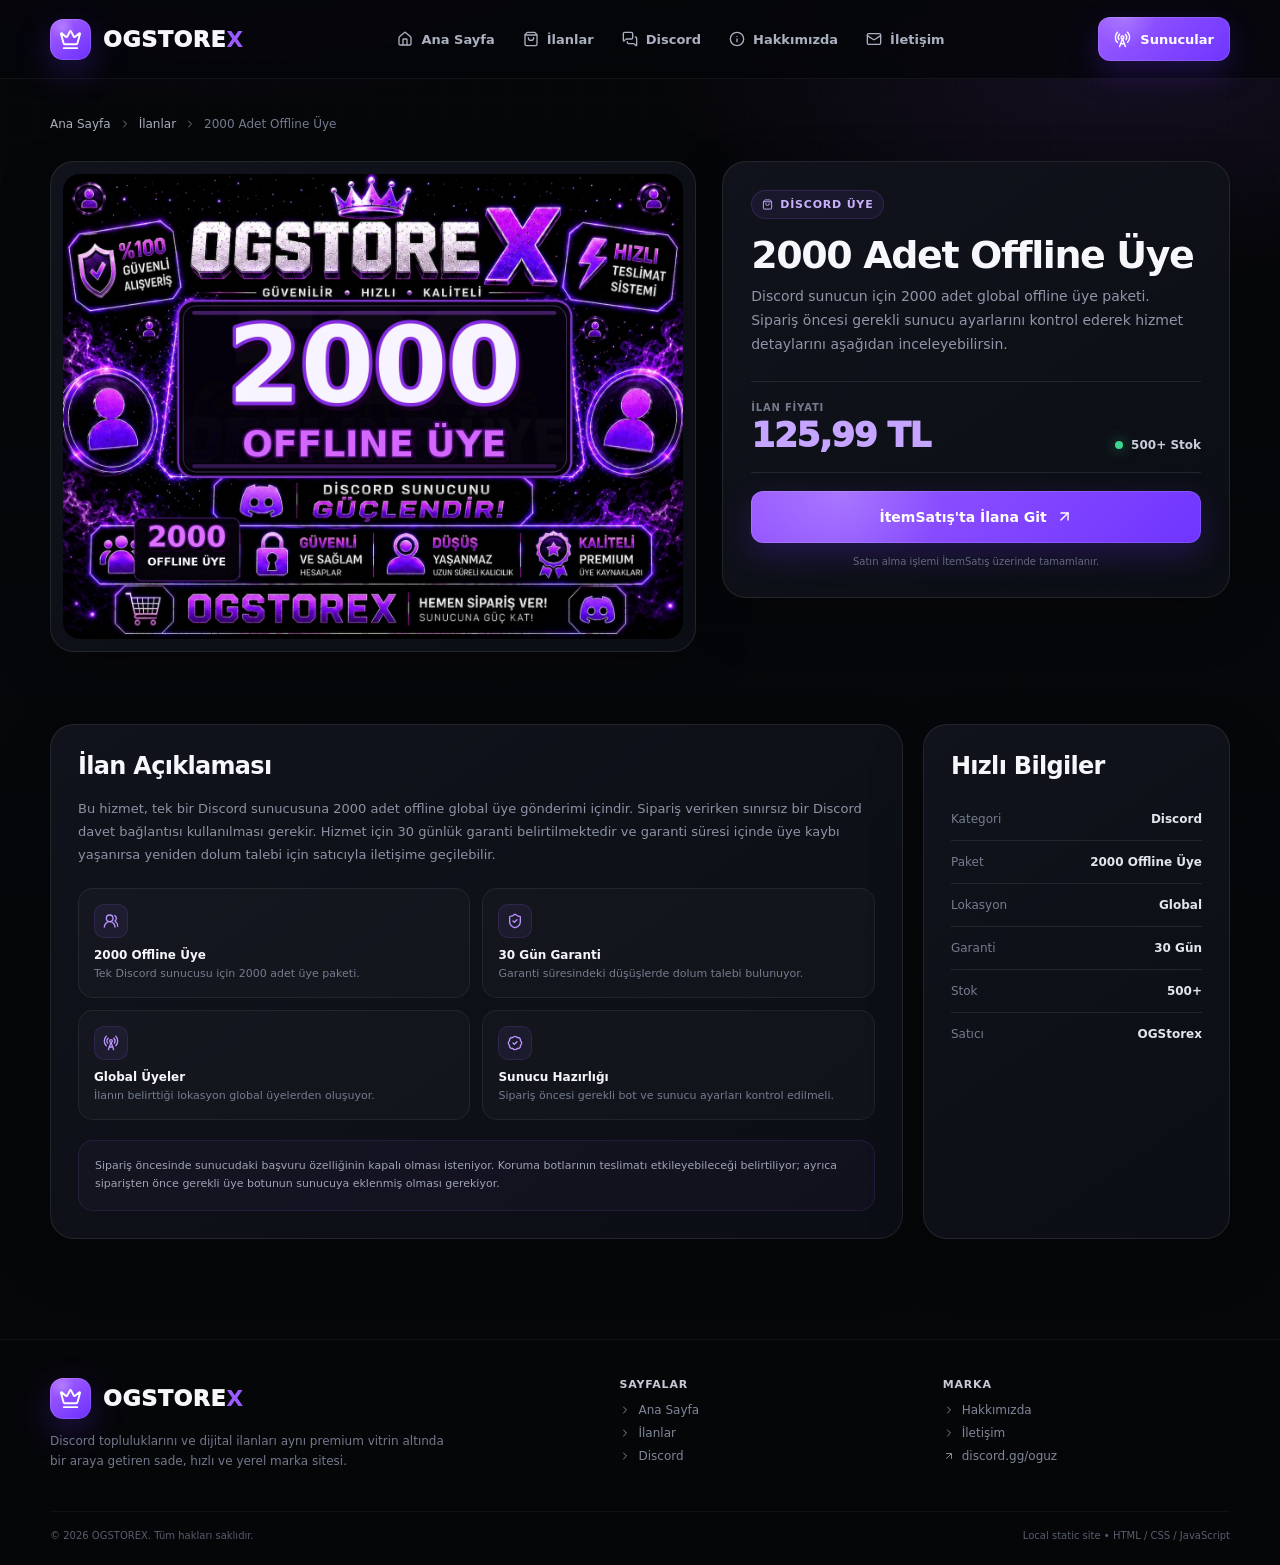
<file: ilan-2000-offline-uye.html>
<!doctype html>
<html lang="tr">
<head>
<meta charset="utf-8">
<meta name="viewport" content="width=device-width,initial-scale=1">
<meta name="theme-color" content="#050608">
<title>2000 Adet Offline Üye | OGSTOREX</title>
<link rel="stylesheet" href="style.css">
</head>
<body>
<svg aria-hidden="true" style="position:absolute;width:0;height:0;overflow:hidden" xmlns="http://www.w3.org/2000/svg"><defs><symbol id="arrow-right" viewBox="0 0 24 24">
      <path d="M5 12h14" />
      <path d="m12 5 7 7-7 7" />
    </symbol><symbol id="arrow-up-right" viewBox="0 0 24 24">
      <path d="M7 7h10v10" />
      <path d="M7 17 17 7" />
    </symbol><symbol id="badge-check" viewBox="0 0 24 24">
      <path d="M3.85 8.62a4 4 0 0 1 4.78-4.77 4 4 0 0 1 6.74 0 4 4 0 0 1 4.78 4.78 4 4 0 0 1 0 6.74 4 4 0 0 1-4.77 4.78 4 4 0 0 1-6.75 0 4 4 0 0 1-4.78-4.77 4 4 0 0 1 0-6.76Z" />
      <path d="m9 12 2 2 4-4" />
    </symbol><symbol id="badge-turkish-lira" viewBox="0 0 24 24">
      <path d="M11 7v10a5 5 0 0 0 5-5" />
      <path d="m15 8-6 3" />
      <path d="M3.85 8.62a4 4 0 0 1 4.78-4.77 4 4 0 0 1 6.74 0 4 4 0 0 1 4.78 4.78 4 4 0 0 1 0 6.74 4 4 0 0 1-4.77 4.78 4 4 0 0 1-6.75 0 4 4 0 0 1-4.78-4.77 4 4 0 0 1 0-6.76" />
    </symbol><symbol id="boxes" viewBox="0 0 24 24">
      <path d="M2.97 12.92A2 2 0 0 0 2 14.63v3.24a2 2 0 0 0 .97 1.71l3 1.8a2 2 0 0 0 2.06 0L12 19v-5.5l-5-3-4.03 2.42Z" />
      <path d="m7 16.5-4.74-2.85" />
      <path d="m7 16.5 5-3" />
      <path d="M7 16.5v5.17" />
      <path d="M12 13.5V19l3.97 2.38a2 2 0 0 0 2.06 0l3-1.8a2 2 0 0 0 .97-1.71v-3.24a2 2 0 0 0-.97-1.71L17 10.5l-5 3Z" />
      <path d="m17 16.5-5-3" />
      <path d="m17 16.5 4.74-2.85" />
      <path d="M17 16.5v5.17" />
      <path d="M7.97 4.42A2 2 0 0 0 7 6.13v4.37l5 3 5-3V6.13a2 2 0 0 0-.97-1.71l-3-1.8a2 2 0 0 0-2.06 0l-3 1.8Z" />
      <path d="M12 8 7.26 5.15" />
      <path d="m12 8 4.74-2.85" />
      <path d="M12 13.5V8" />
    </symbol><symbol id="chevron-right" viewBox="0 0 24 24">
      <path d="m9 18 6-6-6-6" />
    </symbol><symbol id="crown" viewBox="0 0 24 24">
      <path d="M11.562 3.266a.5.5 0 0 1 .876 0L15.39 8.87a1 1 0 0 0 1.516.294L21.183 5.5a.5.5 0 0 1 .798.519l-2.834 10.246a1 1 0 0 1-.956.734H5.81a1 1 0 0 1-.957-.734L2.02 6.02a.5.5 0 0 1 .798-.519l4.276 3.664a1 1 0 0 0 1.516-.294z" />
      <path d="M5 21h14" />
    </symbol><symbol id="external-link" viewBox="0 0 24 24">
      <path d="M15 3h6v6" />
      <path d="M10 14 21 3" />
      <path d="M18 13v6a2 2 0 0 1-2 2H5a2 2 0 0 1-2-2V8a2 2 0 0 1 2-2h6" />
    </symbol><symbol id="house" viewBox="0 0 24 24">
      <path d="M15 21v-8a1 1 0 0 0-1-1h-4a1 1 0 0 0-1 1v8" />
      <path d="M3 10a2 2 0 0 1 .709-1.528l7-6a2 2 0 0 1 2.582 0l7 6A2 2 0 0 1 21 10v9a2 2 0 0 1-2 2H5a2 2 0 0 1-2-2z" />
    </symbol><symbol id="info" viewBox="0 0 24 24">
      <circle cx="12" cy="12" r="10" />
      <path d="M12 16v-4" />
      <path d="M12 8h.01" />
    </symbol><symbol id="layers" viewBox="0 0 24 24">
      <path d="M12.83 2.18a2 2 0 0 0-1.66 0L2.6 6.08a1 1 0 0 0 0 1.83l8.58 3.91a2 2 0 0 0 1.66 0l8.58-3.9a1 1 0 0 0 0-1.83z" />
      <path d="M2 12a1 1 0 0 0 .58.91l8.6 3.91a2 2 0 0 0 1.65 0l8.58-3.9A1 1 0 0 0 22 12" />
      <path d="M2 17a1 1 0 0 0 .58.91l8.6 3.91a2 2 0 0 0 1.65 0l8.58-3.9A1 1 0 0 0 22 17" />
    </symbol><symbol id="layout-grid" viewBox="0 0 24 24">
      <rect width="7" height="7" x="3" y="3" rx="1" />
      <rect width="7" height="7" x="14" y="3" rx="1" />
      <rect width="7" height="7" x="14" y="14" rx="1" />
      <rect width="7" height="7" x="3" y="14" rx="1" />
    </symbol><symbol id="list-filter" viewBox="0 0 24 24">
      <path d="M2 5h20" />
      <path d="M6 12h12" />
      <path d="M9 19h6" />
    </symbol><symbol id="mail" viewBox="0 0 24 24">
      <path d="m22 7-8.991 5.727a2 2 0 0 1-2.009 0L2 7" />
      <rect x="2" y="4" width="20" height="16" rx="2" />
    </symbol><symbol id="menu" viewBox="0 0 24 24">
      <path d="M4 5h16" />
      <path d="M4 12h16" />
      <path d="M4 19h16" />
    </symbol><symbol id="messages-square" viewBox="0 0 24 24">
      <path d="M16 10a2 2 0 0 1-2 2H6.828a2 2 0 0 0-1.414.586l-2.202 2.202A.71.71 0 0 1 2 14.286V4a2 2 0 0 1 2-2h10a2 2 0 0 1 2 2z" />
      <path d="M20 9a2 2 0 0 1 2 2v10.286a.71.71 0 0 1-1.212.502l-2.202-2.202A2 2 0 0 0 17.172 19H10a2 2 0 0 1-2-2v-1" />
    </symbol><symbol id="monitor-smartphone" viewBox="0 0 24 24">
      <path d="M18 8V6a2 2 0 0 0-2-2H4a2 2 0 0 0-2 2v7a2 2 0 0 0 2 2h8" />
      <path d="M10 19v-3.96 3.15" />
      <path d="M7 19h5" />
      <rect width="6" height="10" x="16" y="12" rx="2" />
    </symbol><symbol id="mouse-pointer-click" viewBox="0 0 24 24">
      <path d="M14 4.1 12 6" />
      <path d="m5.1 8-2.9-.8" />
      <path d="m6 12-1.9 2" />
      <path d="M7.2 2.2 8 5.1" />
      <path d="M9.037 9.69a.498.498 0 0 1 .653-.653l11 4.5a.5.5 0 0 1-.074.949l-4.349 1.041a1 1 0 0 0-.74.739l-1.04 4.35a.5.5 0 0 1-.95.074z" />
    </symbol><symbol id="package" viewBox="0 0 24 24">
      <path d="M11 21.73a2 2 0 0 0 2 0l7-4A2 2 0 0 0 21 16V8a2 2 0 0 0-1-1.73l-7-4a2 2 0 0 0-2 0l-7 4A2 2 0 0 0 3 8v8a2 2 0 0 0 1 1.73z" />
      <path d="M12 22V12" />
      <polyline points="3.29 7 12 12 20.71 7" />
      <path d="m7.5 4.27 9 5.15" />
    </symbol><symbol id="package-open" viewBox="0 0 24 24">
      <path d="M12 22v-9" />
      <path d="M15.17 2.21a1.67 1.67 0 0 1 1.63 0L21 4.57a1.93 1.93 0 0 1 0 3.36L8.82 14.79a1.655 1.655 0 0 1-1.64 0L3 12.43a1.93 1.93 0 0 1 0-3.36z" />
      <path d="M20 13v3.87a2.06 2.06 0 0 1-1.11 1.83l-6 3.08a1.93 1.93 0 0 1-1.78 0l-6-3.08A2.06 2.06 0 0 1 4 16.87V13" />
      <path d="M21 12.43a1.93 1.93 0 0 0 0-3.36L8.83 2.2a1.64 1.64 0 0 0-1.63 0L3 4.57a1.93 1.93 0 0 0 0 3.36l12.18 6.86a1.636 1.636 0 0 0 1.63 0z" />
    </symbol><symbol id="radio-tower" viewBox="0 0 24 24">
      <path d="M4.9 16.1C1 12.2 1 5.8 4.9 1.9" />
      <path d="M7.8 4.7a6.14 6.14 0 0 0-.8 7.5" />
      <circle cx="12" cy="9" r="2" />
      <path d="M16.2 4.8c2 2 2.26 5.11.8 7.47" />
      <path d="M19.1 1.9a9.96 9.96 0 0 1 0 14.1" />
      <path d="M9.5 18h5" />
      <path d="m8 22 4-11 4 11" />
    </symbol><symbol id="scan-line" viewBox="0 0 24 24">
      <path d="M3 7V5a2 2 0 0 1 2-2h2" />
      <path d="M17 3h2a2 2 0 0 1 2 2v2" />
      <path d="M21 17v2a2 2 0 0 1-2 2h-2" />
      <path d="M7 21H5a2 2 0 0 1-2-2v-2" />
      <path d="M7 12h10" />
    </symbol><symbol id="search" viewBox="0 0 24 24">
      <path d="m21 21-4.34-4.34" />
      <circle cx="11" cy="11" r="8" />
    </symbol><symbol id="send" viewBox="0 0 24 24">
      <path d="M14.536 21.686a.5.5 0 0 0 .937-.024l6.5-19a.496.496 0 0 0-.635-.635l-19 6.5a.5.5 0 0 0-.024.937l7.93 3.18a2 2 0 0 1 1.112 1.11z" />
      <path d="m21.854 2.147-10.94 10.939" />
    </symbol><symbol id="shield-check" viewBox="0 0 24 24">
      <path d="M20 13c0 5-3.5 7.5-7.66 8.95a1 1 0 0 1-.67-.01C7.5 20.5 4 18 4 13V6a1 1 0 0 1 1-1c2 0 4.5-1.2 6.24-2.72a1.17 1.17 0 0 1 1.52 0C14.51 3.81 17 5 19 5a1 1 0 0 1 1 1z" />
      <path d="m9 12 2 2 4-4" />
    </symbol><symbol id="shopping-bag" viewBox="0 0 24 24">
      <path d="M16 10a4 4 0 0 1-8 0" />
      <path d="M3.103 6.034h17.794" />
      <path d="M3.4 5.467a2 2 0 0 0-.4 1.2V20a2 2 0 0 0 2 2h14a2 2 0 0 0 2-2V6.667a2 2 0 0 0-.4-1.2l-2-2.667A2 2 0 0 0 17 2H7a2 2 0 0 0-1.6.8z" />
    </symbol><symbol id="smartphone" viewBox="0 0 24 24">
      <rect width="14" height="20" x="5" y="2" rx="2" ry="2" />
      <path d="M12 18h.01" />
    </symbol><symbol id="sparkles" viewBox="0 0 24 24">
      <path d="M11.017 2.814a1 1 0 0 1 1.966 0l1.051 5.558a2 2 0 0 0 1.594 1.594l5.558 1.051a1 1 0 0 1 0 1.966l-5.558 1.051a2 2 0 0 0-1.594 1.594l-1.051 5.558a1 1 0 0 1-1.966 0l-1.051-5.558a2 2 0 0 0-1.594-1.594l-5.558-1.051a1 1 0 0 1 0-1.966l5.558-1.051a2 2 0 0 0 1.594-1.594z" />
      <path d="M20 2v4" />
      <path d="M22 4h-4" />
      <circle cx="4" cy="20" r="2" />
    </symbol><symbol id="users-round" viewBox="0 0 24 24">
      <path d="M18 21a8 8 0 0 0-16 0" />
      <circle cx="10" cy="8" r="5" />
      <path d="M22 20c0-3.37-2-6.5-4-8a5 5 0 0 0-.45-8.3" />
    </symbol><symbol id="x" viewBox="0 0 24 24">
      <path d="M18 6 6 18" />
      <path d="m6 6 12 12" />
    </symbol><symbol id="zap" viewBox="0 0 24 24">
      <path d="M15.914 4a1.5 1.5 0 00-2.474-1.561l-9 9A1.5 1.5 0 005.5 14h4.002a.5.5 0 01.471.666L8.086 20a1.5 1.5 0 002.475 1.56l9-9A1.5 1.5 0 0018.5 10h-3.997a.5.5 0 01-.472-.667z" />
    </symbol></defs></svg>
<header class="header">
  <div class="container nav">
    <a class="brand" href="index.html">
      <span class="brand-mark"><svg class="icon" aria-hidden="true"><use href="#crown"></use></svg></span>
      <span>OGSTORE<b>X</b></span>
    </a>

    <nav class="nav-links" aria-label="Ana menü">
      <a href="index.html"><svg class="icon" aria-hidden="true"><use href="#house"></use></svg>Ana Sayfa</a>
      <a href="ilanlar.html"><svg class="icon" aria-hidden="true"><use href="#shopping-bag"></use></svg>İlanlar</a>
      <a href="discord.html"><svg class="icon" aria-hidden="true"><use href="#messages-square"></use></svg>Discord</a>
      <a href="hakkimizda.html"><svg class="icon" aria-hidden="true"><use href="#info"></use></svg>Hakkımızda</a>
      <a href="iletisim.html"><svg class="icon" aria-hidden="true"><use href="#mail"></use></svg>İletişim</a>
    </nav>

    <div class="nav-actions">
      <a class="btn btn-primary" href="discord.html"><svg class="icon" aria-hidden="true"><use href="#radio-tower"></use></svg>Sunucular</a>
      <button class="menu-btn" aria-label="Menüyü aç"><svg class="icon" aria-hidden="true"><use href="#menu"></use></svg></button>
    </div>
  </div>
</header>

<main class="container">
  <nav class="breadcrumb" aria-label="Sayfa yolu">
    <a href="index.html">Ana Sayfa</a>
    <svg class="icon" aria-hidden="true"><use href="#chevron-right"></use></svg>
    <a href="ilanlar.html">İlanlar</a>
    <svg class="icon" aria-hidden="true"><use href="#chevron-right"></use></svg>
    <span>2000 Adet Offline Üye</span>
  </nav>

  <section class="product-detail">
    <div class="product-gallery">
      <img src="assets/2000-offline-uye.webp" alt="2000 Adet Offline Üye ilan görseli">
    </div>

    <aside class="product-summary">
      <span class="detail-label">
        <svg class="icon" aria-hidden="true"><use href="#shopping-bag"></use></svg>
        Discord Üye
      </span>
      <h1>2000 Adet Offline Üye</h1>
      <p class="summary-text">Discord sunucun için 2000 adet global offline üye paketi. Sipariş öncesi gerekli sunucu ayarlarını kontrol ederek hizmet detaylarını aşağıdan inceleyebilirsin.</p>

      <div class="product-price-row">
        <div>
          <small>İlan Fiyatı</small>
          <div class="product-price-big">125,99 TL</div>
        </div>
        <div class="product-stock">
          <span class="product-stock-dot"></span>
          500+ Stok
        </div>
      </div>

      <a class="btn btn-primary product-cta"
         href="https://www.itemsatis.com/discord/2000-adet-offline-uye-5607565.html"
         target="_blank" rel="noopener noreferrer">
        İtemSatış'ta İlana Git
        <svg class="icon" aria-hidden="true"><use href="#arrow-up-right"></use></svg>
      </a>
      <div class="product-mini-note">Satın alma işlemi İtemSatış üzerinde tamamlanır.</div>
    </aside>
  </section>

  <section class="detail-layout">
    <article class="detail-panel">
      <h2>İlan Açıklaması</h2>
      <p>
        Bu hizmet, tek bir Discord sunucusuna 2000 adet offline global üye gönderimi içindir.
        Sipariş verirken sınırsız bir Discord davet bağlantısı kullanılması gerekir. Hizmet için
        30 günlük garanti belirtilmektedir ve garanti süresi içinde üye kaybı yaşanırsa yeniden
        dolum talebi için satıcıyla iletişime geçilebilir.
      </p>

      <div class="detail-points">
        <div class="detail-point">
          <div class="icon-box"><svg class="icon" aria-hidden="true"><use href="#users-round"></use></svg></div>
          <strong>2000 Offline Üye</strong>
          <span>Tek Discord sunucusu için 2000 adet üye paketi.</span>
        </div>
        <div class="detail-point">
          <div class="icon-box"><svg class="icon" aria-hidden="true"><use href="#shield-check"></use></svg></div>
          <strong>30 Gün Garanti</strong>
          <span>Garanti süresindeki düşüşlerde dolum talebi bulunuyor.</span>
        </div>
        <div class="detail-point">
          <div class="icon-box"><svg class="icon" aria-hidden="true"><use href="#radio-tower"></use></svg></div>
          <strong>Global Üyeler</strong>
          <span>İlanın belirttiği lokasyon global üyelerden oluşuyor.</span>
        </div>
        <div class="detail-point">
          <div class="icon-box"><svg class="icon" aria-hidden="true"><use href="#badge-check"></use></svg></div>
          <strong>Sunucu Hazırlığı</strong>
          <span>Sipariş öncesi gerekli bot ve sunucu ayarları kontrol edilmeli.</span>
        </div>
      </div>

      <div class="notice-box">
        Sipariş öncesinde sunucudaki başvuru özelliğinin kapalı olması isteniyor. Koruma botlarının
        teslimatı etkileyebileceği belirtiliyor; ayrıca siparişten önce gerekli üye botunun sunucuya
        eklenmiş olması gerekiyor.
      </div>
    </article>

    <aside class="detail-panel">
      <h2>Hızlı Bilgiler</h2>
      <div class="info-list">
        <div class="info-row"><span>Kategori</span><span>Discord</span></div>
        <div class="info-row"><span>Paket</span><span>2000 Offline Üye</span></div>
        <div class="info-row"><span>Lokasyon</span><span>Global</span></div>
        <div class="info-row"><span>Garanti</span><span>30 Gün</span></div>
        <div class="info-row"><span>Stok</span><span>500+</span></div>
        <div class="info-row"><span>Satıcı</span><span>OGStorex</span></div>
      </div>
    </aside>
  </section>
</main>

<footer class="footer">
  <div class="container footer-main">
    <div>
      <a class="brand" href="index.html">
        <span class="brand-mark"><svg class="icon" aria-hidden="true"><use href="#crown"></use></svg></span>
        <span>OGSTORE<b>X</b></span>
      </a>
      <p class="footer-copy">Discord topluluklarını ve dijital ilanları aynı premium vitrin altında bir araya getiren sade, hızlı ve yerel marka sitesi.</p>
    </div>
    <div>
      <div class="footer-title">Sayfalar</div>
      <div class="footer-links">
        <a href="index.html"><svg class="icon" aria-hidden="true"><use href="#chevron-right"></use></svg>Ana Sayfa</a>
        <a href="ilanlar.html"><svg class="icon" aria-hidden="true"><use href="#chevron-right"></use></svg>İlanlar</a>
        <a href="discord.html"><svg class="icon" aria-hidden="true"><use href="#chevron-right"></use></svg>Discord</a>
      </div>
    </div>
    <div>
      <div class="footer-title">Marka</div>
      <div class="footer-links">
        <a href="hakkimizda.html"><svg class="icon" aria-hidden="true"><use href="#chevron-right"></use></svg>Hakkımızda</a>
        <a href="iletisim.html"><svg class="icon" aria-hidden="true"><use href="#chevron-right"></use></svg>İletişim</a>
        <a href="https://discord.gg/oguz" target="_blank" rel="noopener"><svg class="icon" aria-hidden="true"><use href="#arrow-up-right"></use></svg>discord.gg/oguz</a>
      </div>
    </div>
  </div>
  <div class="container footer-bottom">
    <span>© 2026 OGSTOREX. Tüm hakları saklıdır.</span>
    <span>Local static site • HTML / CSS / JavaScript</span>
  </div>
</footer>
<script src="data.js"></script><script src="script.js"></script>
</body>
</html>
</file>
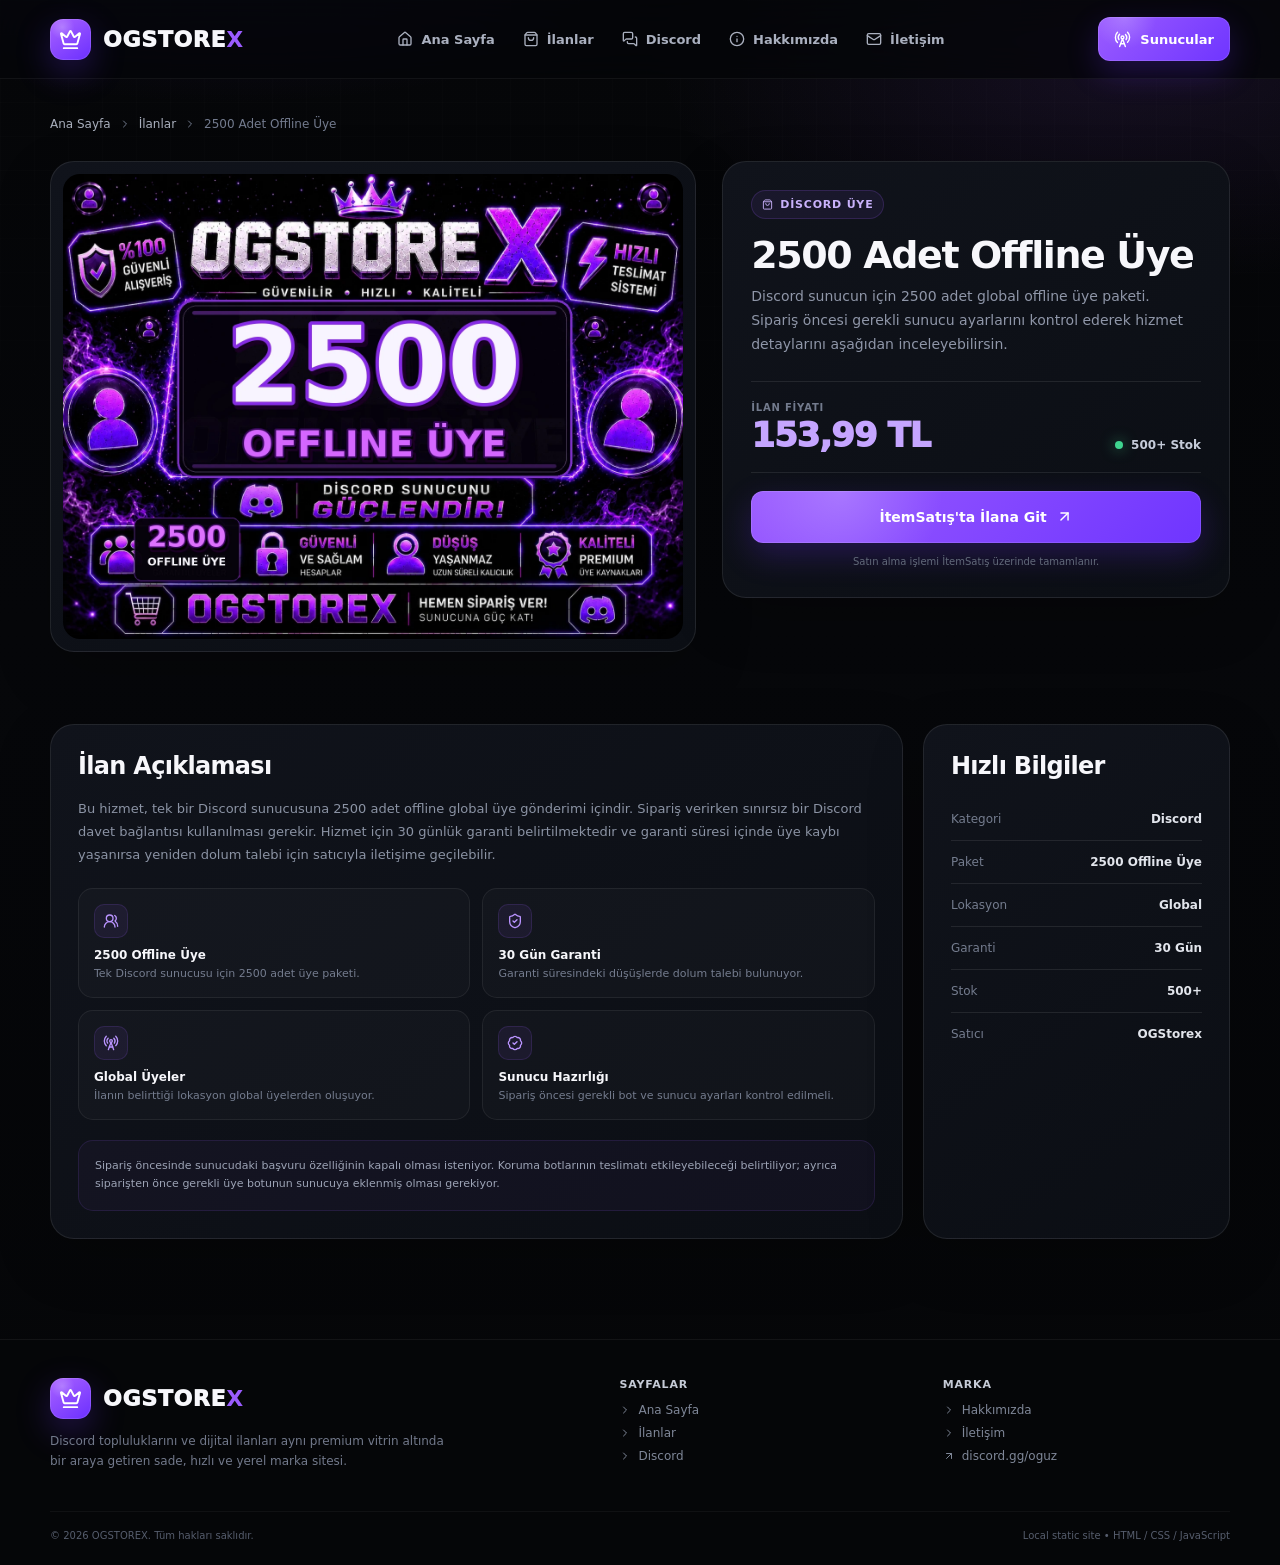
<file: ilan-2500-offline-uye.html>
<!doctype html>
<html lang="tr">
<head>
<meta charset="utf-8">
<meta name="viewport" content="width=device-width,initial-scale=1">
<meta name="theme-color" content="#050608">
<title>2500 Adet Offline Üye | OGSTOREX</title>
<link rel="stylesheet" href="style.css">
</head>
<body>
<svg aria-hidden="true" style="position:absolute;width:0;height:0;overflow:hidden" xmlns="http://www.w3.org/2000/svg"><defs><symbol id="arrow-right" viewBox="0 0 24 24">
      <path d="M5 12h14" />
      <path d="m12 5 7 7-7 7" />
    </symbol><symbol id="arrow-up-right" viewBox="0 0 24 24">
      <path d="M7 7h10v10" />
      <path d="M7 17 17 7" />
    </symbol><symbol id="badge-check" viewBox="0 0 24 24">
      <path d="M3.85 8.62a4 4 0 0 1 4.78-4.77 4 4 0 0 1 6.74 0 4 4 0 0 1 4.78 4.78 4 4 0 0 1 0 6.74 4 4 0 0 1-4.77 4.78 4 4 0 0 1-6.75 0 4 4 0 0 1-4.78-4.77 4 4 0 0 1 0-6.76Z" />
      <path d="m9 12 2 2 4-4" />
    </symbol><symbol id="badge-turkish-lira" viewBox="0 0 24 24">
      <path d="M11 7v10a5 5 0 0 0 5-5" />
      <path d="m15 8-6 3" />
      <path d="M3.85 8.62a4 4 0 0 1 4.78-4.77 4 4 0 0 1 6.74 0 4 4 0 0 1 4.78 4.78 4 4 0 0 1 0 6.74 4 4 0 0 1-4.77 4.78 4 4 0 0 1-6.75 0 4 4 0 0 1-4.78-4.77 4 4 0 0 1 0-6.76" />
    </symbol><symbol id="boxes" viewBox="0 0 24 24">
      <path d="M2.97 12.92A2 2 0 0 0 2 14.63v3.24a2 2 0 0 0 .97 1.71l3 1.8a2 2 0 0 0 2.06 0L12 19v-5.5l-5-3-4.03 2.42Z" />
      <path d="m7 16.5-4.74-2.85" />
      <path d="m7 16.5 5-3" />
      <path d="M7 16.5v5.17" />
      <path d="M12 13.5V19l3.97 2.38a2 2 0 0 0 2.06 0l3-1.8a2 2 0 0 0 .97-1.71v-3.24a2 2 0 0 0-.97-1.71L17 10.5l-5 3Z" />
      <path d="m17 16.5-5-3" />
      <path d="m17 16.5 4.74-2.85" />
      <path d="M17 16.5v5.17" />
      <path d="M7.97 4.42A2 2 0 0 0 7 6.13v4.37l5 3 5-3V6.13a2 2 0 0 0-.97-1.71l-3-1.8a2 2 0 0 0-2.06 0l-3 1.8Z" />
      <path d="M12 8 7.26 5.15" />
      <path d="m12 8 4.74-2.85" />
      <path d="M12 13.5V8" />
    </symbol><symbol id="chevron-right" viewBox="0 0 24 24">
      <path d="m9 18 6-6-6-6" />
    </symbol><symbol id="crown" viewBox="0 0 24 24">
      <path d="M11.562 3.266a.5.5 0 0 1 .876 0L15.39 8.87a1 1 0 0 0 1.516.294L21.183 5.5a.5.5 0 0 1 .798.519l-2.834 10.246a1 1 0 0 1-.956.734H5.81a1 1 0 0 1-.957-.734L2.02 6.02a.5.5 0 0 1 .798-.519l4.276 3.664a1 1 0 0 0 1.516-.294z" />
      <path d="M5 21h14" />
    </symbol><symbol id="external-link" viewBox="0 0 24 24">
      <path d="M15 3h6v6" />
      <path d="M10 14 21 3" />
      <path d="M18 13v6a2 2 0 0 1-2 2H5a2 2 0 0 1-2-2V8a2 2 0 0 1 2-2h6" />
    </symbol><symbol id="house" viewBox="0 0 24 24">
      <path d="M15 21v-8a1 1 0 0 0-1-1h-4a1 1 0 0 0-1 1v8" />
      <path d="M3 10a2 2 0 0 1 .709-1.528l7-6a2 2 0 0 1 2.582 0l7 6A2 2 0 0 1 21 10v9a2 2 0 0 1-2 2H5a2 2 0 0 1-2-2z" />
    </symbol><symbol id="info" viewBox="0 0 24 24">
      <circle cx="12" cy="12" r="10" />
      <path d="M12 16v-4" />
      <path d="M12 8h.01" />
    </symbol><symbol id="layers" viewBox="0 0 24 24">
      <path d="M12.83 2.18a2 2 0 0 0-1.66 0L2.6 6.08a1 1 0 0 0 0 1.83l8.58 3.91a2 2 0 0 0 1.66 0l8.58-3.9a1 1 0 0 0 0-1.83z" />
      <path d="M2 12a1 1 0 0 0 .58.91l8.6 3.91a2 2 0 0 0 1.65 0l8.58-3.9A1 1 0 0 0 22 12" />
      <path d="M2 17a1 1 0 0 0 .58.91l8.6 3.91a2 2 0 0 0 1.65 0l8.58-3.9A1 1 0 0 0 22 17" />
    </symbol><symbol id="layout-grid" viewBox="0 0 24 24">
      <rect width="7" height="7" x="3" y="3" rx="1" />
      <rect width="7" height="7" x="14" y="3" rx="1" />
      <rect width="7" height="7" x="14" y="14" rx="1" />
      <rect width="7" height="7" x="3" y="14" rx="1" />
    </symbol><symbol id="list-filter" viewBox="0 0 24 24">
      <path d="M2 5h20" />
      <path d="M6 12h12" />
      <path d="M9 19h6" />
    </symbol><symbol id="mail" viewBox="0 0 24 24">
      <path d="m22 7-8.991 5.727a2 2 0 0 1-2.009 0L2 7" />
      <rect x="2" y="4" width="20" height="16" rx="2" />
    </symbol><symbol id="menu" viewBox="0 0 24 24">
      <path d="M4 5h16" />
      <path d="M4 12h16" />
      <path d="M4 19h16" />
    </symbol><symbol id="messages-square" viewBox="0 0 24 24">
      <path d="M16 10a2 2 0 0 1-2 2H6.828a2 2 0 0 0-1.414.586l-2.202 2.202A.71.71 0 0 1 2 14.286V4a2 2 0 0 1 2-2h10a2 2 0 0 1 2 2z" />
      <path d="M20 9a2 2 0 0 1 2 2v10.286a.71.71 0 0 1-1.212.502l-2.202-2.202A2 2 0 0 0 17.172 19H10a2 2 0 0 1-2-2v-1" />
    </symbol><symbol id="monitor-smartphone" viewBox="0 0 24 24">
      <path d="M18 8V6a2 2 0 0 0-2-2H4a2 2 0 0 0-2 2v7a2 2 0 0 0 2 2h8" />
      <path d="M10 19v-3.96 3.15" />
      <path d="M7 19h5" />
      <rect width="6" height="10" x="16" y="12" rx="2" />
    </symbol><symbol id="mouse-pointer-click" viewBox="0 0 24 24">
      <path d="M14 4.1 12 6" />
      <path d="m5.1 8-2.9-.8" />
      <path d="m6 12-1.9 2" />
      <path d="M7.2 2.2 8 5.1" />
      <path d="M9.037 9.69a.498.498 0 0 1 .653-.653l11 4.5a.5.5 0 0 1-.074.949l-4.349 1.041a1 1 0 0 0-.74.739l-1.04 4.35a.5.5 0 0 1-.95.074z" />
    </symbol><symbol id="package" viewBox="0 0 24 24">
      <path d="M11 21.73a2 2 0 0 0 2 0l7-4A2 2 0 0 0 21 16V8a2 2 0 0 0-1-1.73l-7-4a2 2 0 0 0-2 0l-7 4A2 2 0 0 0 3 8v8a2 2 0 0 0 1 1.73z" />
      <path d="M12 22V12" />
      <polyline points="3.29 7 12 12 20.71 7" />
      <path d="m7.5 4.27 9 5.15" />
    </symbol><symbol id="package-open" viewBox="0 0 24 24">
      <path d="M12 22v-9" />
      <path d="M15.17 2.21a1.67 1.67 0 0 1 1.63 0L21 4.57a1.93 1.93 0 0 1 0 3.36L8.82 14.79a1.655 1.655 0 0 1-1.64 0L3 12.43a1.93 1.93 0 0 1 0-3.36z" />
      <path d="M20 13v3.87a2.06 2.06 0 0 1-1.11 1.83l-6 3.08a1.93 1.93 0 0 1-1.78 0l-6-3.08A2.06 2.06 0 0 1 4 16.87V13" />
      <path d="M21 12.43a1.93 1.93 0 0 0 0-3.36L8.83 2.2a1.64 1.64 0 0 0-1.63 0L3 4.57a1.93 1.93 0 0 0 0 3.36l12.18 6.86a1.636 1.636 0 0 0 1.63 0z" />
    </symbol><symbol id="radio-tower" viewBox="0 0 24 24">
      <path d="M4.9 16.1C1 12.2 1 5.8 4.9 1.9" />
      <path d="M7.8 4.7a6.14 6.14 0 0 0-.8 7.5" />
      <circle cx="12" cy="9" r="2" />
      <path d="M16.2 4.8c2 2 2.26 5.11.8 7.47" />
      <path d="M19.1 1.9a9.96 9.96 0 0 1 0 14.1" />
      <path d="M9.5 18h5" />
      <path d="m8 22 4-11 4 11" />
    </symbol><symbol id="scan-line" viewBox="0 0 24 24">
      <path d="M3 7V5a2 2 0 0 1 2-2h2" />
      <path d="M17 3h2a2 2 0 0 1 2 2v2" />
      <path d="M21 17v2a2 2 0 0 1-2 2h-2" />
      <path d="M7 21H5a2 2 0 0 1-2-2v-2" />
      <path d="M7 12h10" />
    </symbol><symbol id="search" viewBox="0 0 24 24">
      <path d="m21 21-4.34-4.34" />
      <circle cx="11" cy="11" r="8" />
    </symbol><symbol id="send" viewBox="0 0 24 24">
      <path d="M14.536 21.686a.5.5 0 0 0 .937-.024l6.5-19a.496.496 0 0 0-.635-.635l-19 6.5a.5.5 0 0 0-.024.937l7.93 3.18a2 2 0 0 1 1.112 1.11z" />
      <path d="m21.854 2.147-10.94 10.939" />
    </symbol><symbol id="shield-check" viewBox="0 0 24 24">
      <path d="M20 13c0 5-3.5 7.5-7.66 8.95a1 1 0 0 1-.67-.01C7.5 20.5 4 18 4 13V6a1 1 0 0 1 1-1c2 0 4.5-1.2 6.24-2.72a1.17 1.17 0 0 1 1.52 0C14.51 3.81 17 5 19 5a1 1 0 0 1 1 1z" />
      <path d="m9 12 2 2 4-4" />
    </symbol><symbol id="shopping-bag" viewBox="0 0 24 24">
      <path d="M16 10a4 4 0 0 1-8 0" />
      <path d="M3.103 6.034h17.794" />
      <path d="M3.4 5.467a2 2 0 0 0-.4 1.2V20a2 2 0 0 0 2 2h14a2 2 0 0 0 2-2V6.667a2 2 0 0 0-.4-1.2l-2-2.667A2 2 0 0 0 17 2H7a2 2 0 0 0-1.6.8z" />
    </symbol><symbol id="smartphone" viewBox="0 0 24 24">
      <rect width="14" height="20" x="5" y="2" rx="2" ry="2" />
      <path d="M12 18h.01" />
    </symbol><symbol id="sparkles" viewBox="0 0 24 24">
      <path d="M11.017 2.814a1 1 0 0 1 1.966 0l1.051 5.558a2 2 0 0 0 1.594 1.594l5.558 1.051a1 1 0 0 1 0 1.966l-5.558 1.051a2 2 0 0 0-1.594 1.594l-1.051 5.558a1 1 0 0 1-1.966 0l-1.051-5.558a2 2 0 0 0-1.594-1.594l-5.558-1.051a1 1 0 0 1 0-1.966l5.558-1.051a2 2 0 0 0 1.594-1.594z" />
      <path d="M20 2v4" />
      <path d="M22 4h-4" />
      <circle cx="4" cy="20" r="2" />
    </symbol><symbol id="users-round" viewBox="0 0 24 24">
      <path d="M18 21a8 8 0 0 0-16 0" />
      <circle cx="10" cy="8" r="5" />
      <path d="M22 20c0-3.37-2-6.5-4-8a5 5 0 0 0-.45-8.3" />
    </symbol><symbol id="x" viewBox="0 0 24 24">
      <path d="M18 6 6 18" />
      <path d="m6 6 12 12" />
    </symbol><symbol id="zap" viewBox="0 0 24 24">
      <path d="M15.914 4a1.5 1.5 0 00-2.474-1.561l-9 9A1.5 1.5 0 005.5 14h4.002a.5.5 0 01.471.666L8.086 20a1.5 1.5 0 002.475 1.56l9-9A1.5 1.5 0 0018.5 10h-3.997a.5.5 0 01-.472-.667z" />
    </symbol></defs></svg>
<header class="header">
  <div class="container nav">
    <a class="brand" href="index.html">
      <span class="brand-mark"><svg class="icon" aria-hidden="true"><use href="#crown"></use></svg></span>
      <span>OGSTORE<b>X</b></span>
    </a>

    <nav class="nav-links" aria-label="Ana menü">
      <a href="index.html"><svg class="icon" aria-hidden="true"><use href="#house"></use></svg>Ana Sayfa</a>
      <a href="ilanlar.html"><svg class="icon" aria-hidden="true"><use href="#shopping-bag"></use></svg>İlanlar</a>
      <a href="discord.html"><svg class="icon" aria-hidden="true"><use href="#messages-square"></use></svg>Discord</a>
      <a href="hakkimizda.html"><svg class="icon" aria-hidden="true"><use href="#info"></use></svg>Hakkımızda</a>
      <a href="iletisim.html"><svg class="icon" aria-hidden="true"><use href="#mail"></use></svg>İletişim</a>
    </nav>

    <div class="nav-actions">
      <a class="btn btn-primary" href="discord.html"><svg class="icon" aria-hidden="true"><use href="#radio-tower"></use></svg>Sunucular</a>
      <button class="menu-btn" aria-label="Menüyü aç"><svg class="icon" aria-hidden="true"><use href="#menu"></use></svg></button>
    </div>
  </div>
</header>

<main class="container">
  <nav class="breadcrumb" aria-label="Sayfa yolu">
    <a href="index.html">Ana Sayfa</a>
    <svg class="icon" aria-hidden="true"><use href="#chevron-right"></use></svg>
    <a href="ilanlar.html">İlanlar</a>
    <svg class="icon" aria-hidden="true"><use href="#chevron-right"></use></svg>
    <span>2500 Adet Offline Üye</span>
  </nav>

  <section class="product-detail">
    <div class="product-gallery">
      <img src="assets/2500-offline-uye.webp" alt="2500 Adet Offline Üye ilan görseli">
    </div>

    <aside class="product-summary">
      <span class="detail-label">
        <svg class="icon" aria-hidden="true"><use href="#shopping-bag"></use></svg>
        Discord Üye
      </span>
      <h1>2500 Adet Offline Üye</h1>
      <p class="summary-text">Discord sunucun için 2500 adet global offline üye paketi. Sipariş öncesi gerekli sunucu ayarlarını kontrol ederek hizmet detaylarını aşağıdan inceleyebilirsin.</p>

      <div class="product-price-row">
        <div>
          <small>İlan Fiyatı</small>
          <div class="product-price-big">153,99 TL</div>
        </div>
        <div class="product-stock">
          <span class="product-stock-dot"></span>
          500+ Stok
        </div>
      </div>

      <a class="btn btn-primary product-cta"
         href="https://www.itemsatis.com/discord/2500-adet-offline-uye-5607634.html"
         target="_blank" rel="noopener noreferrer">
        İtemSatış'ta İlana Git
        <svg class="icon" aria-hidden="true"><use href="#arrow-up-right"></use></svg>
      </a>
      <div class="product-mini-note">Satın alma işlemi İtemSatış üzerinde tamamlanır.</div>
    </aside>
  </section>

  <section class="detail-layout">
    <article class="detail-panel">
      <h2>İlan Açıklaması</h2>
      <p>
        Bu hizmet, tek bir Discord sunucusuna 2500 adet offline global üye gönderimi içindir.
        Sipariş verirken sınırsız bir Discord davet bağlantısı kullanılması gerekir. Hizmet için
        30 günlük garanti belirtilmektedir ve garanti süresi içinde üye kaybı yaşanırsa yeniden
        dolum talebi için satıcıyla iletişime geçilebilir.
      </p>

      <div class="detail-points">
        <div class="detail-point">
          <div class="icon-box"><svg class="icon" aria-hidden="true"><use href="#users-round"></use></svg></div>
          <strong>2500 Offline Üye</strong>
          <span>Tek Discord sunucusu için 2500 adet üye paketi.</span>
        </div>
        <div class="detail-point">
          <div class="icon-box"><svg class="icon" aria-hidden="true"><use href="#shield-check"></use></svg></div>
          <strong>30 Gün Garanti</strong>
          <span>Garanti süresindeki düşüşlerde dolum talebi bulunuyor.</span>
        </div>
        <div class="detail-point">
          <div class="icon-box"><svg class="icon" aria-hidden="true"><use href="#radio-tower"></use></svg></div>
          <strong>Global Üyeler</strong>
          <span>İlanın belirttiği lokasyon global üyelerden oluşuyor.</span>
        </div>
        <div class="detail-point">
          <div class="icon-box"><svg class="icon" aria-hidden="true"><use href="#badge-check"></use></svg></div>
          <strong>Sunucu Hazırlığı</strong>
          <span>Sipariş öncesi gerekli bot ve sunucu ayarları kontrol edilmeli.</span>
        </div>
      </div>

      <div class="notice-box">
        Sipariş öncesinde sunucudaki başvuru özelliğinin kapalı olması isteniyor. Koruma botlarının
        teslimatı etkileyebileceği belirtiliyor; ayrıca siparişten önce gerekli üye botunun sunucuya
        eklenmiş olması gerekiyor.
      </div>
    </article>

    <aside class="detail-panel">
      <h2>Hızlı Bilgiler</h2>
      <div class="info-list">
        <div class="info-row"><span>Kategori</span><span>Discord</span></div>
        <div class="info-row"><span>Paket</span><span>2500 Offline Üye</span></div>
        <div class="info-row"><span>Lokasyon</span><span>Global</span></div>
        <div class="info-row"><span>Garanti</span><span>30 Gün</span></div>
        <div class="info-row"><span>Stok</span><span>500+</span></div>
        <div class="info-row"><span>Satıcı</span><span>OGStorex</span></div>
      </div>
    </aside>
  </section>
</main>

<footer class="footer">
  <div class="container footer-main">
    <div>
      <a class="brand" href="index.html">
        <span class="brand-mark"><svg class="icon" aria-hidden="true"><use href="#crown"></use></svg></span>
        <span>OGSTORE<b>X</b></span>
      </a>
      <p class="footer-copy">Discord topluluklarını ve dijital ilanları aynı premium vitrin altında bir araya getiren sade, hızlı ve yerel marka sitesi.</p>
    </div>
    <div>
      <div class="footer-title">Sayfalar</div>
      <div class="footer-links">
        <a href="index.html"><svg class="icon" aria-hidden="true"><use href="#chevron-right"></use></svg>Ana Sayfa</a>
        <a href="ilanlar.html"><svg class="icon" aria-hidden="true"><use href="#chevron-right"></use></svg>İlanlar</a>
        <a href="discord.html"><svg class="icon" aria-hidden="true"><use href="#chevron-right"></use></svg>Discord</a>
      </div>
    </div>
    <div>
      <div class="footer-title">Marka</div>
      <div class="footer-links">
        <a href="hakkimizda.html"><svg class="icon" aria-hidden="true"><use href="#chevron-right"></use></svg>Hakkımızda</a>
        <a href="iletisim.html"><svg class="icon" aria-hidden="true"><use href="#chevron-right"></use></svg>İletişim</a>
        <a href="https://discord.gg/oguz" target="_blank" rel="noopener"><svg class="icon" aria-hidden="true"><use href="#arrow-up-right"></use></svg>discord.gg/oguz</a>
      </div>
    </div>
  </div>
  <div class="container footer-bottom">
    <span>© 2026 OGSTOREX. Tüm hakları saklıdır.</span>
    <span>Local static site • HTML / CSS / JavaScript</span>
  </div>
</footer>
<script src="data.js"></script><script src="script.js"></script>
</body>
</html>
</file>
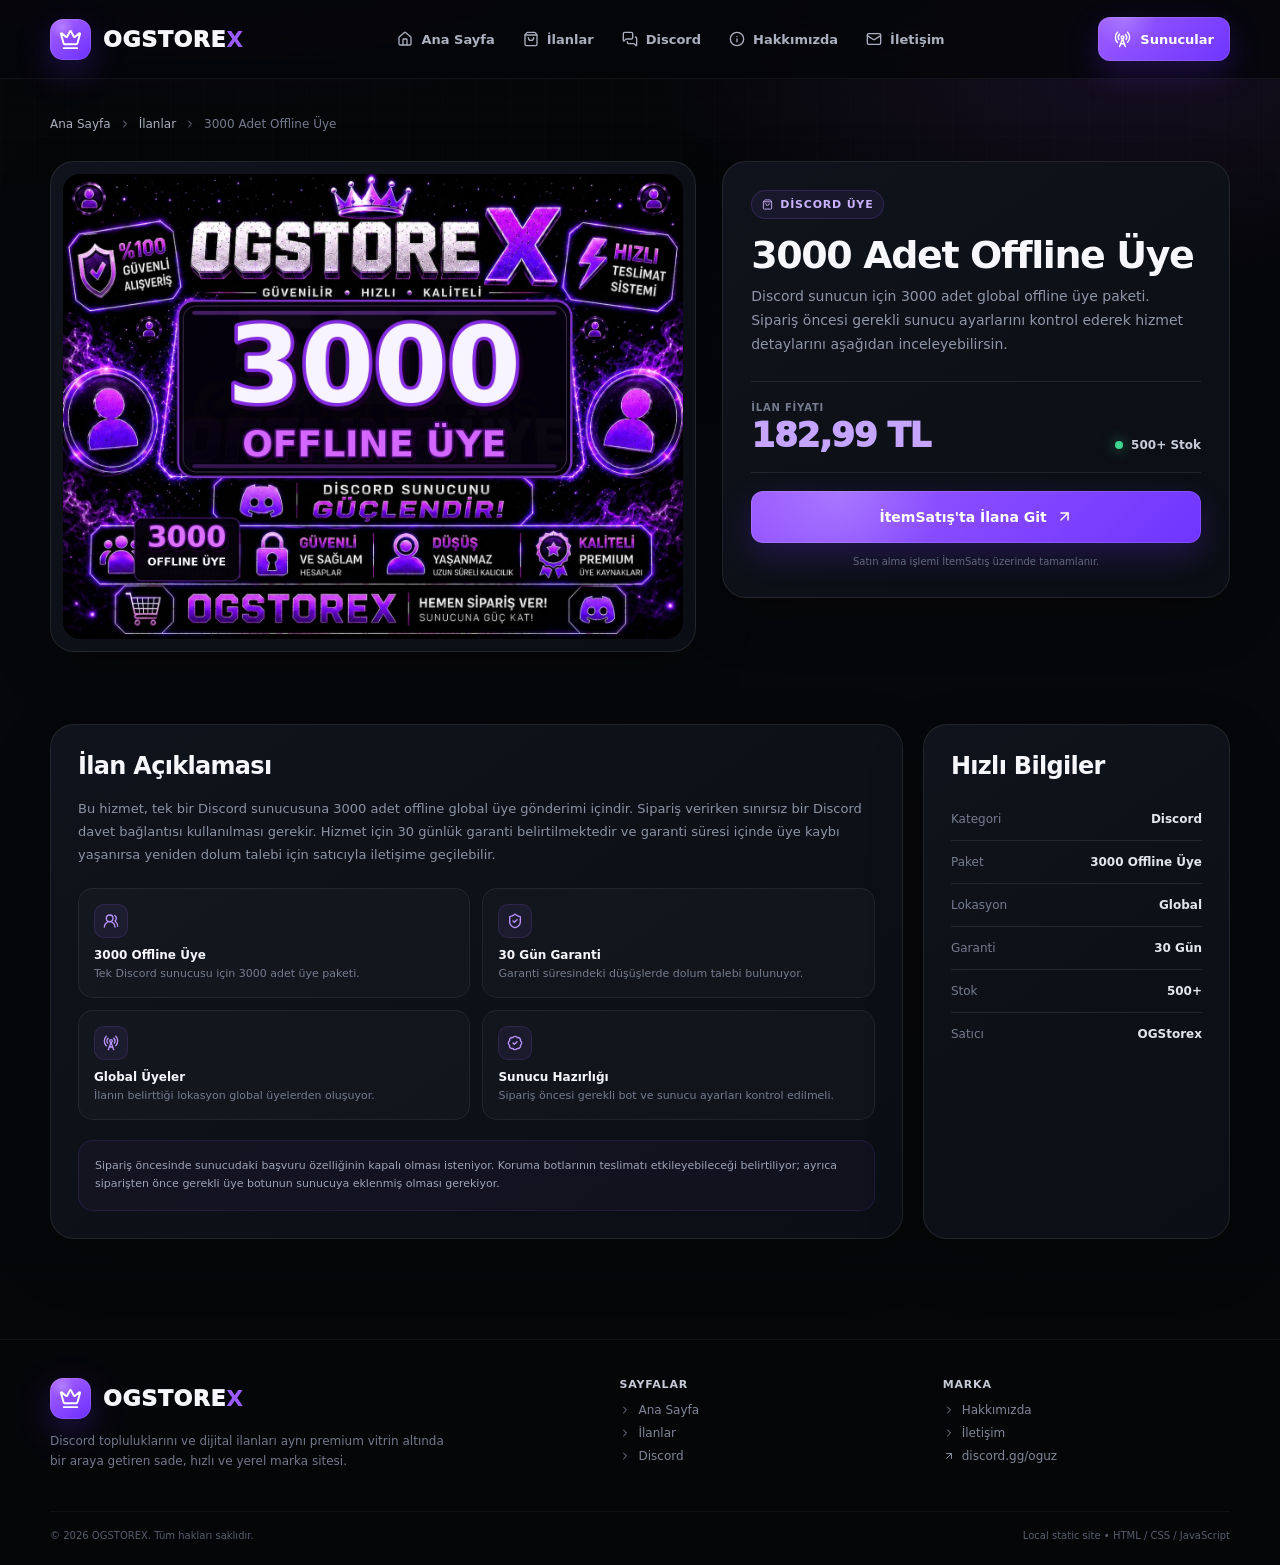
<file: ilan-3000-offline-uye.html>
<!doctype html>
<html lang="tr">
<head>
<meta charset="utf-8">
<meta name="viewport" content="width=device-width,initial-scale=1">
<meta name="theme-color" content="#050608">
<title>3000 Adet Offline Üye | OGSTOREX</title>
<link rel="stylesheet" href="style.css">
</head>
<body>
<svg aria-hidden="true" style="position:absolute;width:0;height:0;overflow:hidden" xmlns="http://www.w3.org/2000/svg"><defs><symbol id="arrow-right" viewBox="0 0 24 24">
      <path d="M5 12h14" />
      <path d="m12 5 7 7-7 7" />
    </symbol><symbol id="arrow-up-right" viewBox="0 0 24 24">
      <path d="M7 7h10v10" />
      <path d="M7 17 17 7" />
    </symbol><symbol id="badge-check" viewBox="0 0 24 24">
      <path d="M3.85 8.62a4 4 0 0 1 4.78-4.77 4 4 0 0 1 6.74 0 4 4 0 0 1 4.78 4.78 4 4 0 0 1 0 6.74 4 4 0 0 1-4.77 4.78 4 4 0 0 1-6.75 0 4 4 0 0 1-4.78-4.77 4 4 0 0 1 0-6.76Z" />
      <path d="m9 12 2 2 4-4" />
    </symbol><symbol id="badge-turkish-lira" viewBox="0 0 24 24">
      <path d="M11 7v10a5 5 0 0 0 5-5" />
      <path d="m15 8-6 3" />
      <path d="M3.85 8.62a4 4 0 0 1 4.78-4.77 4 4 0 0 1 6.74 0 4 4 0 0 1 4.78 4.78 4 4 0 0 1 0 6.74 4 4 0 0 1-4.77 4.78 4 4 0 0 1-6.75 0 4 4 0 0 1-4.78-4.77 4 4 0 0 1 0-6.76" />
    </symbol><symbol id="boxes" viewBox="0 0 24 24">
      <path d="M2.97 12.92A2 2 0 0 0 2 14.63v3.24a2 2 0 0 0 .97 1.71l3 1.8a2 2 0 0 0 2.06 0L12 19v-5.5l-5-3-4.03 2.42Z" />
      <path d="m7 16.5-4.74-2.85" />
      <path d="m7 16.5 5-3" />
      <path d="M7 16.5v5.17" />
      <path d="M12 13.5V19l3.97 2.38a2 2 0 0 0 2.06 0l3-1.8a2 2 0 0 0 .97-1.71v-3.24a2 2 0 0 0-.97-1.71L17 10.5l-5 3Z" />
      <path d="m17 16.5-5-3" />
      <path d="m17 16.5 4.74-2.85" />
      <path d="M17 16.5v5.17" />
      <path d="M7.97 4.42A2 2 0 0 0 7 6.13v4.37l5 3 5-3V6.13a2 2 0 0 0-.97-1.71l-3-1.8a2 2 0 0 0-2.06 0l-3 1.8Z" />
      <path d="M12 8 7.26 5.15" />
      <path d="m12 8 4.74-2.85" />
      <path d="M12 13.5V8" />
    </symbol><symbol id="chevron-right" viewBox="0 0 24 24">
      <path d="m9 18 6-6-6-6" />
    </symbol><symbol id="crown" viewBox="0 0 24 24">
      <path d="M11.562 3.266a.5.5 0 0 1 .876 0L15.39 8.87a1 1 0 0 0 1.516.294L21.183 5.5a.5.5 0 0 1 .798.519l-2.834 10.246a1 1 0 0 1-.956.734H5.81a1 1 0 0 1-.957-.734L2.02 6.02a.5.5 0 0 1 .798-.519l4.276 3.664a1 1 0 0 0 1.516-.294z" />
      <path d="M5 21h14" />
    </symbol><symbol id="external-link" viewBox="0 0 24 24">
      <path d="M15 3h6v6" />
      <path d="M10 14 21 3" />
      <path d="M18 13v6a2 2 0 0 1-2 2H5a2 2 0 0 1-2-2V8a2 2 0 0 1 2-2h6" />
    </symbol><symbol id="house" viewBox="0 0 24 24">
      <path d="M15 21v-8a1 1 0 0 0-1-1h-4a1 1 0 0 0-1 1v8" />
      <path d="M3 10a2 2 0 0 1 .709-1.528l7-6a2 2 0 0 1 2.582 0l7 6A2 2 0 0 1 21 10v9a2 2 0 0 1-2 2H5a2 2 0 0 1-2-2z" />
    </symbol><symbol id="info" viewBox="0 0 24 24">
      <circle cx="12" cy="12" r="10" />
      <path d="M12 16v-4" />
      <path d="M12 8h.01" />
    </symbol><symbol id="layers" viewBox="0 0 24 24">
      <path d="M12.83 2.18a2 2 0 0 0-1.66 0L2.6 6.08a1 1 0 0 0 0 1.83l8.58 3.91a2 2 0 0 0 1.66 0l8.58-3.9a1 1 0 0 0 0-1.83z" />
      <path d="M2 12a1 1 0 0 0 .58.91l8.6 3.91a2 2 0 0 0 1.65 0l8.58-3.9A1 1 0 0 0 22 12" />
      <path d="M2 17a1 1 0 0 0 .58.91l8.6 3.91a2 2 0 0 0 1.65 0l8.58-3.9A1 1 0 0 0 22 17" />
    </symbol><symbol id="layout-grid" viewBox="0 0 24 24">
      <rect width="7" height="7" x="3" y="3" rx="1" />
      <rect width="7" height="7" x="14" y="3" rx="1" />
      <rect width="7" height="7" x="14" y="14" rx="1" />
      <rect width="7" height="7" x="3" y="14" rx="1" />
    </symbol><symbol id="list-filter" viewBox="0 0 24 24">
      <path d="M2 5h20" />
      <path d="M6 12h12" />
      <path d="M9 19h6" />
    </symbol><symbol id="mail" viewBox="0 0 24 24">
      <path d="m22 7-8.991 5.727a2 2 0 0 1-2.009 0L2 7" />
      <rect x="2" y="4" width="20" height="16" rx="2" />
    </symbol><symbol id="menu" viewBox="0 0 24 24">
      <path d="M4 5h16" />
      <path d="M4 12h16" />
      <path d="M4 19h16" />
    </symbol><symbol id="messages-square" viewBox="0 0 24 24">
      <path d="M16 10a2 2 0 0 1-2 2H6.828a2 2 0 0 0-1.414.586l-2.202 2.202A.71.71 0 0 1 2 14.286V4a2 2 0 0 1 2-2h10a2 2 0 0 1 2 2z" />
      <path d="M20 9a2 2 0 0 1 2 2v10.286a.71.71 0 0 1-1.212.502l-2.202-2.202A2 2 0 0 0 17.172 19H10a2 2 0 0 1-2-2v-1" />
    </symbol><symbol id="monitor-smartphone" viewBox="0 0 24 24">
      <path d="M18 8V6a2 2 0 0 0-2-2H4a2 2 0 0 0-2 2v7a2 2 0 0 0 2 2h8" />
      <path d="M10 19v-3.96 3.15" />
      <path d="M7 19h5" />
      <rect width="6" height="10" x="16" y="12" rx="2" />
    </symbol><symbol id="mouse-pointer-click" viewBox="0 0 24 24">
      <path d="M14 4.1 12 6" />
      <path d="m5.1 8-2.9-.8" />
      <path d="m6 12-1.9 2" />
      <path d="M7.2 2.2 8 5.1" />
      <path d="M9.037 9.69a.498.498 0 0 1 .653-.653l11 4.5a.5.5 0 0 1-.074.949l-4.349 1.041a1 1 0 0 0-.74.739l-1.04 4.35a.5.5 0 0 1-.95.074z" />
    </symbol><symbol id="package" viewBox="0 0 24 24">
      <path d="M11 21.73a2 2 0 0 0 2 0l7-4A2 2 0 0 0 21 16V8a2 2 0 0 0-1-1.73l-7-4a2 2 0 0 0-2 0l-7 4A2 2 0 0 0 3 8v8a2 2 0 0 0 1 1.73z" />
      <path d="M12 22V12" />
      <polyline points="3.29 7 12 12 20.71 7" />
      <path d="m7.5 4.27 9 5.15" />
    </symbol><symbol id="package-open" viewBox="0 0 24 24">
      <path d="M12 22v-9" />
      <path d="M15.17 2.21a1.67 1.67 0 0 1 1.63 0L21 4.57a1.93 1.93 0 0 1 0 3.36L8.82 14.79a1.655 1.655 0 0 1-1.64 0L3 12.43a1.93 1.93 0 0 1 0-3.36z" />
      <path d="M20 13v3.87a2.06 2.06 0 0 1-1.11 1.83l-6 3.08a1.93 1.93 0 0 1-1.78 0l-6-3.08A2.06 2.06 0 0 1 4 16.87V13" />
      <path d="M21 12.43a1.93 1.93 0 0 0 0-3.36L8.83 2.2a1.64 1.64 0 0 0-1.63 0L3 4.57a1.93 1.93 0 0 0 0 3.36l12.18 6.86a1.636 1.636 0 0 0 1.63 0z" />
    </symbol><symbol id="radio-tower" viewBox="0 0 24 24">
      <path d="M4.9 16.1C1 12.2 1 5.8 4.9 1.9" />
      <path d="M7.8 4.7a6.14 6.14 0 0 0-.8 7.5" />
      <circle cx="12" cy="9" r="2" />
      <path d="M16.2 4.8c2 2 2.26 5.11.8 7.47" />
      <path d="M19.1 1.9a9.96 9.96 0 0 1 0 14.1" />
      <path d="M9.5 18h5" />
      <path d="m8 22 4-11 4 11" />
    </symbol><symbol id="scan-line" viewBox="0 0 24 24">
      <path d="M3 7V5a2 2 0 0 1 2-2h2" />
      <path d="M17 3h2a2 2 0 0 1 2 2v2" />
      <path d="M21 17v2a2 2 0 0 1-2 2h-2" />
      <path d="M7 21H5a2 2 0 0 1-2-2v-2" />
      <path d="M7 12h10" />
    </symbol><symbol id="search" viewBox="0 0 24 24">
      <path d="m21 21-4.34-4.34" />
      <circle cx="11" cy="11" r="8" />
    </symbol><symbol id="send" viewBox="0 0 24 24">
      <path d="M14.536 21.686a.5.5 0 0 0 .937-.024l6.5-19a.496.496 0 0 0-.635-.635l-19 6.5a.5.5 0 0 0-.024.937l7.93 3.18a2 2 0 0 1 1.112 1.11z" />
      <path d="m21.854 2.147-10.94 10.939" />
    </symbol><symbol id="shield-check" viewBox="0 0 24 24">
      <path d="M20 13c0 5-3.5 7.5-7.66 8.95a1 1 0 0 1-.67-.01C7.5 20.5 4 18 4 13V6a1 1 0 0 1 1-1c2 0 4.5-1.2 6.24-2.72a1.17 1.17 0 0 1 1.52 0C14.51 3.81 17 5 19 5a1 1 0 0 1 1 1z" />
      <path d="m9 12 2 2 4-4" />
    </symbol><symbol id="shopping-bag" viewBox="0 0 24 24">
      <path d="M16 10a4 4 0 0 1-8 0" />
      <path d="M3.103 6.034h17.794" />
      <path d="M3.4 5.467a2 2 0 0 0-.4 1.2V20a2 2 0 0 0 2 2h14a2 2 0 0 0 2-2V6.667a2 2 0 0 0-.4-1.2l-2-2.667A2 2 0 0 0 17 2H7a2 2 0 0 0-1.6.8z" />
    </symbol><symbol id="smartphone" viewBox="0 0 24 24">
      <rect width="14" height="20" x="5" y="2" rx="2" ry="2" />
      <path d="M12 18h.01" />
    </symbol><symbol id="sparkles" viewBox="0 0 24 24">
      <path d="M11.017 2.814a1 1 0 0 1 1.966 0l1.051 5.558a2 2 0 0 0 1.594 1.594l5.558 1.051a1 1 0 0 1 0 1.966l-5.558 1.051a2 2 0 0 0-1.594 1.594l-1.051 5.558a1 1 0 0 1-1.966 0l-1.051-5.558a2 2 0 0 0-1.594-1.594l-5.558-1.051a1 1 0 0 1 0-1.966l5.558-1.051a2 2 0 0 0 1.594-1.594z" />
      <path d="M20 2v4" />
      <path d="M22 4h-4" />
      <circle cx="4" cy="20" r="2" />
    </symbol><symbol id="users-round" viewBox="0 0 24 24">
      <path d="M18 21a8 8 0 0 0-16 0" />
      <circle cx="10" cy="8" r="5" />
      <path d="M22 20c0-3.37-2-6.5-4-8a5 5 0 0 0-.45-8.3" />
    </symbol><symbol id="x" viewBox="0 0 24 24">
      <path d="M18 6 6 18" />
      <path d="m6 6 12 12" />
    </symbol><symbol id="zap" viewBox="0 0 24 24">
      <path d="M15.914 4a1.5 1.5 0 00-2.474-1.561l-9 9A1.5 1.5 0 005.5 14h4.002a.5.5 0 01.471.666L8.086 20a1.5 1.5 0 002.475 1.56l9-9A1.5 1.5 0 0018.5 10h-3.997a.5.5 0 01-.472-.667z" />
    </symbol></defs></svg>
<header class="header">
  <div class="container nav">
    <a class="brand" href="index.html">
      <span class="brand-mark"><svg class="icon" aria-hidden="true"><use href="#crown"></use></svg></span>
      <span>OGSTORE<b>X</b></span>
    </a>

    <nav class="nav-links" aria-label="Ana menü">
      <a href="index.html"><svg class="icon" aria-hidden="true"><use href="#house"></use></svg>Ana Sayfa</a>
      <a href="ilanlar.html"><svg class="icon" aria-hidden="true"><use href="#shopping-bag"></use></svg>İlanlar</a>
      <a href="discord.html"><svg class="icon" aria-hidden="true"><use href="#messages-square"></use></svg>Discord</a>
      <a href="hakkimizda.html"><svg class="icon" aria-hidden="true"><use href="#info"></use></svg>Hakkımızda</a>
      <a href="iletisim.html"><svg class="icon" aria-hidden="true"><use href="#mail"></use></svg>İletişim</a>
    </nav>

    <div class="nav-actions">
      <a class="btn btn-primary" href="discord.html"><svg class="icon" aria-hidden="true"><use href="#radio-tower"></use></svg>Sunucular</a>
      <button class="menu-btn" aria-label="Menüyü aç"><svg class="icon" aria-hidden="true"><use href="#menu"></use></svg></button>
    </div>
  </div>
</header>

<main class="container">
  <nav class="breadcrumb" aria-label="Sayfa yolu">
    <a href="index.html">Ana Sayfa</a>
    <svg class="icon" aria-hidden="true"><use href="#chevron-right"></use></svg>
    <a href="ilanlar.html">İlanlar</a>
    <svg class="icon" aria-hidden="true"><use href="#chevron-right"></use></svg>
    <span>3000 Adet Offline Üye</span>
  </nav>

  <section class="product-detail">
    <div class="product-gallery">
      <img src="assets/3000-offline-uye.webp" alt="3000 Adet Offline Üye ilan görseli">
    </div>

    <aside class="product-summary">
      <span class="detail-label">
        <svg class="icon" aria-hidden="true"><use href="#shopping-bag"></use></svg>
        Discord Üye
      </span>
      <h1>3000 Adet Offline Üye</h1>
      <p class="summary-text">Discord sunucun için 3000 adet global offline üye paketi. Sipariş öncesi gerekli sunucu ayarlarını kontrol ederek hizmet detaylarını aşağıdan inceleyebilirsin.</p>

      <div class="product-price-row">
        <div>
          <small>İlan Fiyatı</small>
          <div class="product-price-big">182,99 TL</div>
        </div>
        <div class="product-stock">
          <span class="product-stock-dot"></span>
          500+ Stok
        </div>
      </div>

      <a class="btn btn-primary product-cta"
         href="https://www.itemsatis.com/discord/3000-adet-offline-uye-5607644.html"
         target="_blank" rel="noopener noreferrer">
        İtemSatış'ta İlana Git
        <svg class="icon" aria-hidden="true"><use href="#arrow-up-right"></use></svg>
      </a>
      <div class="product-mini-note">Satın alma işlemi İtemSatış üzerinde tamamlanır.</div>
    </aside>
  </section>

  <section class="detail-layout">
    <article class="detail-panel">
      <h2>İlan Açıklaması</h2>
      <p>
        Bu hizmet, tek bir Discord sunucusuna 3000 adet offline global üye gönderimi içindir.
        Sipariş verirken sınırsız bir Discord davet bağlantısı kullanılması gerekir. Hizmet için
        30 günlük garanti belirtilmektedir ve garanti süresi içinde üye kaybı yaşanırsa yeniden
        dolum talebi için satıcıyla iletişime geçilebilir.
      </p>

      <div class="detail-points">
        <div class="detail-point">
          <div class="icon-box"><svg class="icon" aria-hidden="true"><use href="#users-round"></use></svg></div>
          <strong>3000 Offline Üye</strong>
          <span>Tek Discord sunucusu için 3000 adet üye paketi.</span>
        </div>
        <div class="detail-point">
          <div class="icon-box"><svg class="icon" aria-hidden="true"><use href="#shield-check"></use></svg></div>
          <strong>30 Gün Garanti</strong>
          <span>Garanti süresindeki düşüşlerde dolum talebi bulunuyor.</span>
        </div>
        <div class="detail-point">
          <div class="icon-box"><svg class="icon" aria-hidden="true"><use href="#radio-tower"></use></svg></div>
          <strong>Global Üyeler</strong>
          <span>İlanın belirttiği lokasyon global üyelerden oluşuyor.</span>
        </div>
        <div class="detail-point">
          <div class="icon-box"><svg class="icon" aria-hidden="true"><use href="#badge-check"></use></svg></div>
          <strong>Sunucu Hazırlığı</strong>
          <span>Sipariş öncesi gerekli bot ve sunucu ayarları kontrol edilmeli.</span>
        </div>
      </div>

      <div class="notice-box">
        Sipariş öncesinde sunucudaki başvuru özelliğinin kapalı olması isteniyor. Koruma botlarının
        teslimatı etkileyebileceği belirtiliyor; ayrıca siparişten önce gerekli üye botunun sunucuya
        eklenmiş olması gerekiyor.
      </div>
    </article>

    <aside class="detail-panel">
      <h2>Hızlı Bilgiler</h2>
      <div class="info-list">
        <div class="info-row"><span>Kategori</span><span>Discord</span></div>
        <div class="info-row"><span>Paket</span><span>3000 Offline Üye</span></div>
        <div class="info-row"><span>Lokasyon</span><span>Global</span></div>
        <div class="info-row"><span>Garanti</span><span>30 Gün</span></div>
        <div class="info-row"><span>Stok</span><span>500+</span></div>
        <div class="info-row"><span>Satıcı</span><span>OGStorex</span></div>
      </div>
    </aside>
  </section>
</main>

<footer class="footer">
  <div class="container footer-main">
    <div>
      <a class="brand" href="index.html">
        <span class="brand-mark"><svg class="icon" aria-hidden="true"><use href="#crown"></use></svg></span>
        <span>OGSTORE<b>X</b></span>
      </a>
      <p class="footer-copy">Discord topluluklarını ve dijital ilanları aynı premium vitrin altında bir araya getiren sade, hızlı ve yerel marka sitesi.</p>
    </div>
    <div>
      <div class="footer-title">Sayfalar</div>
      <div class="footer-links">
        <a href="index.html"><svg class="icon" aria-hidden="true"><use href="#chevron-right"></use></svg>Ana Sayfa</a>
        <a href="ilanlar.html"><svg class="icon" aria-hidden="true"><use href="#chevron-right"></use></svg>İlanlar</a>
        <a href="discord.html"><svg class="icon" aria-hidden="true"><use href="#chevron-right"></use></svg>Discord</a>
      </div>
    </div>
    <div>
      <div class="footer-title">Marka</div>
      <div class="footer-links">
        <a href="hakkimizda.html"><svg class="icon" aria-hidden="true"><use href="#chevron-right"></use></svg>Hakkımızda</a>
        <a href="iletisim.html"><svg class="icon" aria-hidden="true"><use href="#chevron-right"></use></svg>İletişim</a>
        <a href="https://discord.gg/oguz" target="_blank" rel="noopener"><svg class="icon" aria-hidden="true"><use href="#arrow-up-right"></use></svg>discord.gg/oguz</a>
      </div>
    </div>
  </div>
  <div class="container footer-bottom">
    <span>© 2026 OGSTOREX. Tüm hakları saklıdır.</span>
    <span>Local static site • HTML / CSS / JavaScript</span>
  </div>
</footer>
<script src="data.js"></script><script src="script.js"></script>
</body>
</html>
</file>
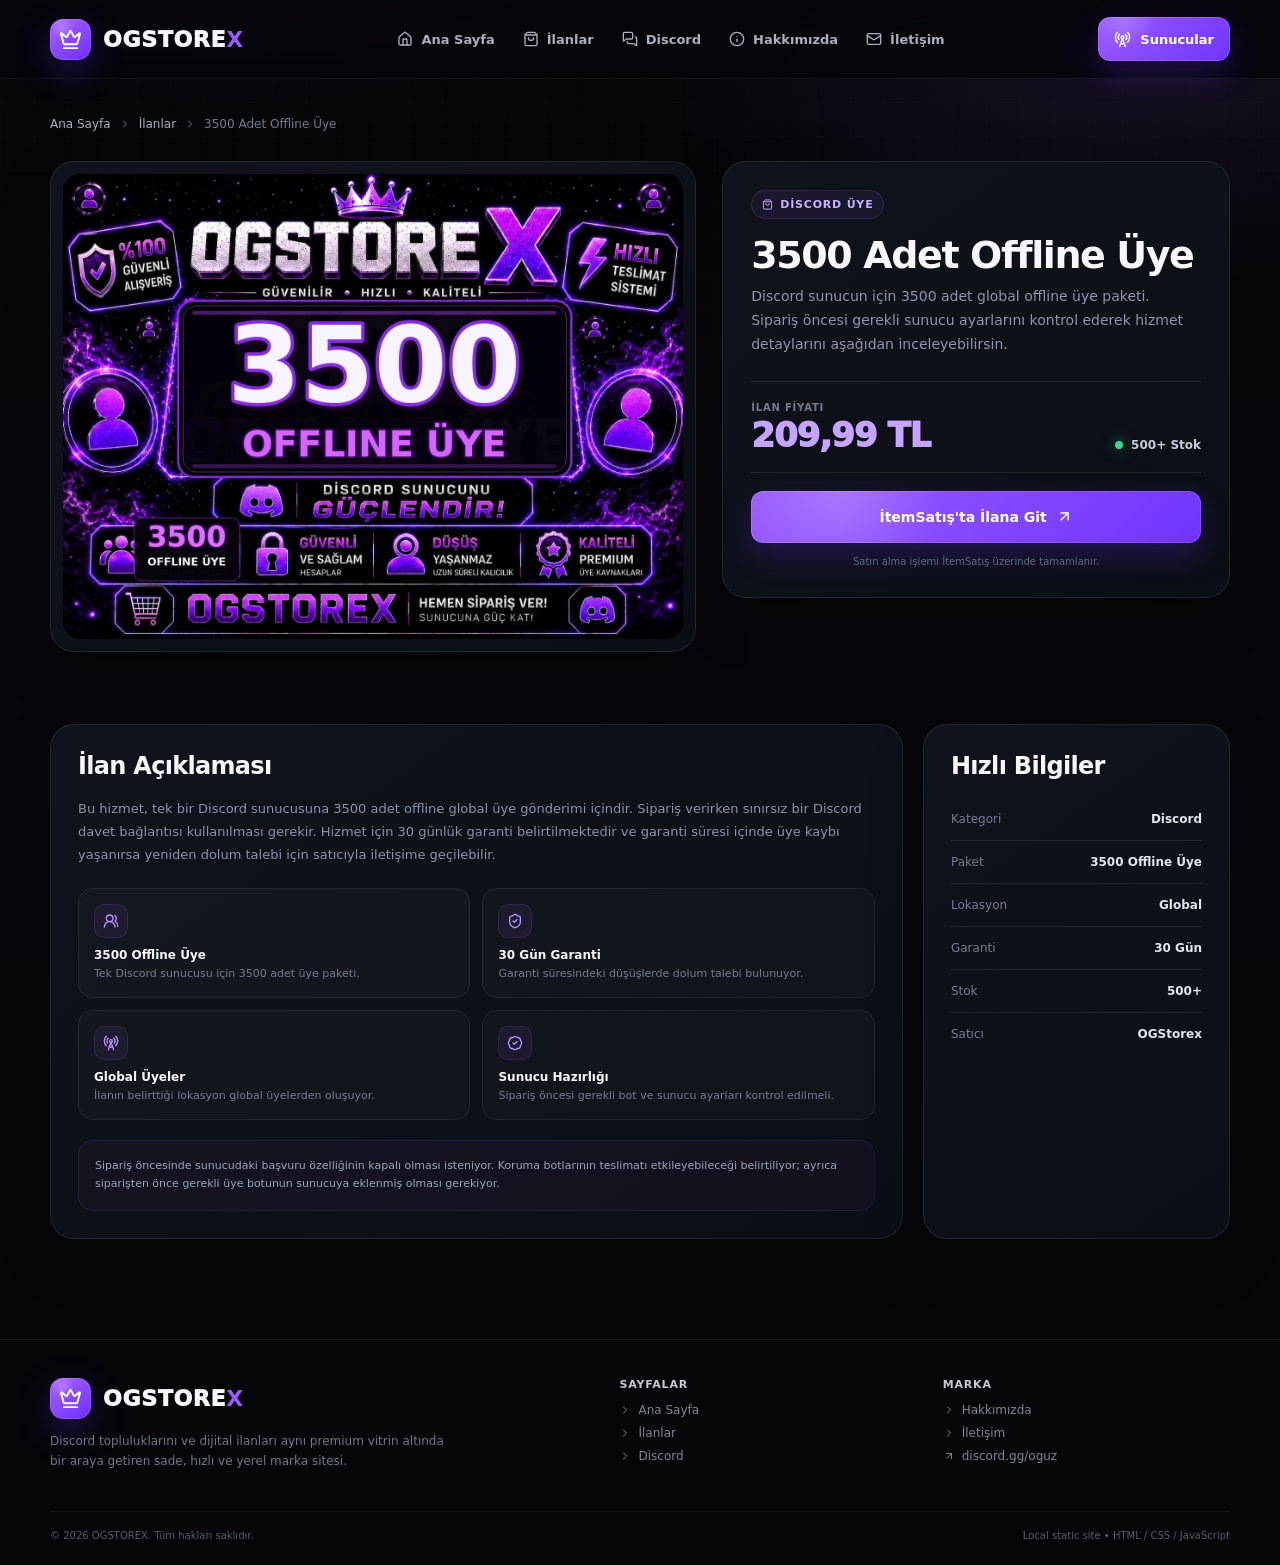
<file: ilan-3500-offline-uye.html>
<!doctype html>
<html lang="tr">
<head>
<meta charset="utf-8">
<meta name="viewport" content="width=device-width,initial-scale=1">
<meta name="theme-color" content="#050608">
<title>3500 Adet Offline Üye | OGSTOREX</title>
<link rel="stylesheet" href="style.css">
</head>
<body>
<svg aria-hidden="true" style="position:absolute;width:0;height:0;overflow:hidden" xmlns="http://www.w3.org/2000/svg"><defs><symbol id="arrow-right" viewBox="0 0 24 24">
      <path d="M5 12h14" />
      <path d="m12 5 7 7-7 7" />
    </symbol><symbol id="arrow-up-right" viewBox="0 0 24 24">
      <path d="M7 7h10v10" />
      <path d="M7 17 17 7" />
    </symbol><symbol id="badge-check" viewBox="0 0 24 24">
      <path d="M3.85 8.62a4 4 0 0 1 4.78-4.77 4 4 0 0 1 6.74 0 4 4 0 0 1 4.78 4.78 4 4 0 0 1 0 6.74 4 4 0 0 1-4.77 4.78 4 4 0 0 1-6.75 0 4 4 0 0 1-4.78-4.77 4 4 0 0 1 0-6.76Z" />
      <path d="m9 12 2 2 4-4" />
    </symbol><symbol id="badge-turkish-lira" viewBox="0 0 24 24">
      <path d="M11 7v10a5 5 0 0 0 5-5" />
      <path d="m15 8-6 3" />
      <path d="M3.85 8.62a4 4 0 0 1 4.78-4.77 4 4 0 0 1 6.74 0 4 4 0 0 1 4.78 4.78 4 4 0 0 1 0 6.74 4 4 0 0 1-4.77 4.78 4 4 0 0 1-6.75 0 4 4 0 0 1-4.78-4.77 4 4 0 0 1 0-6.76" />
    </symbol><symbol id="boxes" viewBox="0 0 24 24">
      <path d="M2.97 12.92A2 2 0 0 0 2 14.63v3.24a2 2 0 0 0 .97 1.71l3 1.8a2 2 0 0 0 2.06 0L12 19v-5.5l-5-3-4.03 2.42Z" />
      <path d="m7 16.5-4.74-2.85" />
      <path d="m7 16.5 5-3" />
      <path d="M7 16.5v5.17" />
      <path d="M12 13.5V19l3.97 2.38a2 2 0 0 0 2.06 0l3-1.8a2 2 0 0 0 .97-1.71v-3.24a2 2 0 0 0-.97-1.71L17 10.5l-5 3Z" />
      <path d="m17 16.5-5-3" />
      <path d="m17 16.5 4.74-2.85" />
      <path d="M17 16.5v5.17" />
      <path d="M7.97 4.42A2 2 0 0 0 7 6.13v4.37l5 3 5-3V6.13a2 2 0 0 0-.97-1.71l-3-1.8a2 2 0 0 0-2.06 0l-3 1.8Z" />
      <path d="M12 8 7.26 5.15" />
      <path d="m12 8 4.74-2.85" />
      <path d="M12 13.5V8" />
    </symbol><symbol id="chevron-right" viewBox="0 0 24 24">
      <path d="m9 18 6-6-6-6" />
    </symbol><symbol id="crown" viewBox="0 0 24 24">
      <path d="M11.562 3.266a.5.5 0 0 1 .876 0L15.39 8.87a1 1 0 0 0 1.516.294L21.183 5.5a.5.5 0 0 1 .798.519l-2.834 10.246a1 1 0 0 1-.956.734H5.81a1 1 0 0 1-.957-.734L2.02 6.02a.5.5 0 0 1 .798-.519l4.276 3.664a1 1 0 0 0 1.516-.294z" />
      <path d="M5 21h14" />
    </symbol><symbol id="external-link" viewBox="0 0 24 24">
      <path d="M15 3h6v6" />
      <path d="M10 14 21 3" />
      <path d="M18 13v6a2 2 0 0 1-2 2H5a2 2 0 0 1-2-2V8a2 2 0 0 1 2-2h6" />
    </symbol><symbol id="house" viewBox="0 0 24 24">
      <path d="M15 21v-8a1 1 0 0 0-1-1h-4a1 1 0 0 0-1 1v8" />
      <path d="M3 10a2 2 0 0 1 .709-1.528l7-6a2 2 0 0 1 2.582 0l7 6A2 2 0 0 1 21 10v9a2 2 0 0 1-2 2H5a2 2 0 0 1-2-2z" />
    </symbol><symbol id="info" viewBox="0 0 24 24">
      <circle cx="12" cy="12" r="10" />
      <path d="M12 16v-4" />
      <path d="M12 8h.01" />
    </symbol><symbol id="layers" viewBox="0 0 24 24">
      <path d="M12.83 2.18a2 2 0 0 0-1.66 0L2.6 6.08a1 1 0 0 0 0 1.83l8.58 3.91a2 2 0 0 0 1.66 0l8.58-3.9a1 1 0 0 0 0-1.83z" />
      <path d="M2 12a1 1 0 0 0 .58.91l8.6 3.91a2 2 0 0 0 1.65 0l8.58-3.9A1 1 0 0 0 22 12" />
      <path d="M2 17a1 1 0 0 0 .58.91l8.6 3.91a2 2 0 0 0 1.65 0l8.58-3.9A1 1 0 0 0 22 17" />
    </symbol><symbol id="layout-grid" viewBox="0 0 24 24">
      <rect width="7" height="7" x="3" y="3" rx="1" />
      <rect width="7" height="7" x="14" y="3" rx="1" />
      <rect width="7" height="7" x="14" y="14" rx="1" />
      <rect width="7" height="7" x="3" y="14" rx="1" />
    </symbol><symbol id="list-filter" viewBox="0 0 24 24">
      <path d="M2 5h20" />
      <path d="M6 12h12" />
      <path d="M9 19h6" />
    </symbol><symbol id="mail" viewBox="0 0 24 24">
      <path d="m22 7-8.991 5.727a2 2 0 0 1-2.009 0L2 7" />
      <rect x="2" y="4" width="20" height="16" rx="2" />
    </symbol><symbol id="menu" viewBox="0 0 24 24">
      <path d="M4 5h16" />
      <path d="M4 12h16" />
      <path d="M4 19h16" />
    </symbol><symbol id="messages-square" viewBox="0 0 24 24">
      <path d="M16 10a2 2 0 0 1-2 2H6.828a2 2 0 0 0-1.414.586l-2.202 2.202A.71.71 0 0 1 2 14.286V4a2 2 0 0 1 2-2h10a2 2 0 0 1 2 2z" />
      <path d="M20 9a2 2 0 0 1 2 2v10.286a.71.71 0 0 1-1.212.502l-2.202-2.202A2 2 0 0 0 17.172 19H10a2 2 0 0 1-2-2v-1" />
    </symbol><symbol id="monitor-smartphone" viewBox="0 0 24 24">
      <path d="M18 8V6a2 2 0 0 0-2-2H4a2 2 0 0 0-2 2v7a2 2 0 0 0 2 2h8" />
      <path d="M10 19v-3.96 3.15" />
      <path d="M7 19h5" />
      <rect width="6" height="10" x="16" y="12" rx="2" />
    </symbol><symbol id="mouse-pointer-click" viewBox="0 0 24 24">
      <path d="M14 4.1 12 6" />
      <path d="m5.1 8-2.9-.8" />
      <path d="m6 12-1.9 2" />
      <path d="M7.2 2.2 8 5.1" />
      <path d="M9.037 9.69a.498.498 0 0 1 .653-.653l11 4.5a.5.5 0 0 1-.074.949l-4.349 1.041a1 1 0 0 0-.74.739l-1.04 4.35a.5.5 0 0 1-.95.074z" />
    </symbol><symbol id="package" viewBox="0 0 24 24">
      <path d="M11 21.73a2 2 0 0 0 2 0l7-4A2 2 0 0 0 21 16V8a2 2 0 0 0-1-1.73l-7-4a2 2 0 0 0-2 0l-7 4A2 2 0 0 0 3 8v8a2 2 0 0 0 1 1.73z" />
      <path d="M12 22V12" />
      <polyline points="3.29 7 12 12 20.71 7" />
      <path d="m7.5 4.27 9 5.15" />
    </symbol><symbol id="package-open" viewBox="0 0 24 24">
      <path d="M12 22v-9" />
      <path d="M15.17 2.21a1.67 1.67 0 0 1 1.63 0L21 4.57a1.93 1.93 0 0 1 0 3.36L8.82 14.79a1.655 1.655 0 0 1-1.64 0L3 12.43a1.93 1.93 0 0 1 0-3.36z" />
      <path d="M20 13v3.87a2.06 2.06 0 0 1-1.11 1.83l-6 3.08a1.93 1.93 0 0 1-1.78 0l-6-3.08A2.06 2.06 0 0 1 4 16.87V13" />
      <path d="M21 12.43a1.93 1.93 0 0 0 0-3.36L8.83 2.2a1.64 1.64 0 0 0-1.63 0L3 4.57a1.93 1.93 0 0 0 0 3.36l12.18 6.86a1.636 1.636 0 0 0 1.63 0z" />
    </symbol><symbol id="radio-tower" viewBox="0 0 24 24">
      <path d="M4.9 16.1C1 12.2 1 5.8 4.9 1.9" />
      <path d="M7.8 4.7a6.14 6.14 0 0 0-.8 7.5" />
      <circle cx="12" cy="9" r="2" />
      <path d="M16.2 4.8c2 2 2.26 5.11.8 7.47" />
      <path d="M19.1 1.9a9.96 9.96 0 0 1 0 14.1" />
      <path d="M9.5 18h5" />
      <path d="m8 22 4-11 4 11" />
    </symbol><symbol id="scan-line" viewBox="0 0 24 24">
      <path d="M3 7V5a2 2 0 0 1 2-2h2" />
      <path d="M17 3h2a2 2 0 0 1 2 2v2" />
      <path d="M21 17v2a2 2 0 0 1-2 2h-2" />
      <path d="M7 21H5a2 2 0 0 1-2-2v-2" />
      <path d="M7 12h10" />
    </symbol><symbol id="search" viewBox="0 0 24 24">
      <path d="m21 21-4.34-4.34" />
      <circle cx="11" cy="11" r="8" />
    </symbol><symbol id="send" viewBox="0 0 24 24">
      <path d="M14.536 21.686a.5.5 0 0 0 .937-.024l6.5-19a.496.496 0 0 0-.635-.635l-19 6.5a.5.5 0 0 0-.024.937l7.93 3.18a2 2 0 0 1 1.112 1.11z" />
      <path d="m21.854 2.147-10.94 10.939" />
    </symbol><symbol id="shield-check" viewBox="0 0 24 24">
      <path d="M20 13c0 5-3.5 7.5-7.66 8.95a1 1 0 0 1-.67-.01C7.5 20.5 4 18 4 13V6a1 1 0 0 1 1-1c2 0 4.5-1.2 6.24-2.72a1.17 1.17 0 0 1 1.52 0C14.51 3.81 17 5 19 5a1 1 0 0 1 1 1z" />
      <path d="m9 12 2 2 4-4" />
    </symbol><symbol id="shopping-bag" viewBox="0 0 24 24">
      <path d="M16 10a4 4 0 0 1-8 0" />
      <path d="M3.103 6.034h17.794" />
      <path d="M3.4 5.467a2 2 0 0 0-.4 1.2V20a2 2 0 0 0 2 2h14a2 2 0 0 0 2-2V6.667a2 2 0 0 0-.4-1.2l-2-2.667A2 2 0 0 0 17 2H7a2 2 0 0 0-1.6.8z" />
    </symbol><symbol id="smartphone" viewBox="0 0 24 24">
      <rect width="14" height="20" x="5" y="2" rx="2" ry="2" />
      <path d="M12 18h.01" />
    </symbol><symbol id="sparkles" viewBox="0 0 24 24">
      <path d="M11.017 2.814a1 1 0 0 1 1.966 0l1.051 5.558a2 2 0 0 0 1.594 1.594l5.558 1.051a1 1 0 0 1 0 1.966l-5.558 1.051a2 2 0 0 0-1.594 1.594l-1.051 5.558a1 1 0 0 1-1.966 0l-1.051-5.558a2 2 0 0 0-1.594-1.594l-5.558-1.051a1 1 0 0 1 0-1.966l5.558-1.051a2 2 0 0 0 1.594-1.594z" />
      <path d="M20 2v4" />
      <path d="M22 4h-4" />
      <circle cx="4" cy="20" r="2" />
    </symbol><symbol id="users-round" viewBox="0 0 24 24">
      <path d="M18 21a8 8 0 0 0-16 0" />
      <circle cx="10" cy="8" r="5" />
      <path d="M22 20c0-3.37-2-6.5-4-8a5 5 0 0 0-.45-8.3" />
    </symbol><symbol id="x" viewBox="0 0 24 24">
      <path d="M18 6 6 18" />
      <path d="m6 6 12 12" />
    </symbol><symbol id="zap" viewBox="0 0 24 24">
      <path d="M15.914 4a1.5 1.5 0 00-2.474-1.561l-9 9A1.5 1.5 0 005.5 14h4.002a.5.5 0 01.471.666L8.086 20a1.5 1.5 0 002.475 1.56l9-9A1.5 1.5 0 0018.5 10h-3.997a.5.5 0 01-.472-.667z" />
    </symbol></defs></svg>
<header class="header">
  <div class="container nav">
    <a class="brand" href="index.html">
      <span class="brand-mark"><svg class="icon" aria-hidden="true"><use href="#crown"></use></svg></span>
      <span>OGSTORE<b>X</b></span>
    </a>

    <nav class="nav-links" aria-label="Ana menü">
      <a href="index.html"><svg class="icon" aria-hidden="true"><use href="#house"></use></svg>Ana Sayfa</a>
      <a href="ilanlar.html"><svg class="icon" aria-hidden="true"><use href="#shopping-bag"></use></svg>İlanlar</a>
      <a href="discord.html"><svg class="icon" aria-hidden="true"><use href="#messages-square"></use></svg>Discord</a>
      <a href="hakkimizda.html"><svg class="icon" aria-hidden="true"><use href="#info"></use></svg>Hakkımızda</a>
      <a href="iletisim.html"><svg class="icon" aria-hidden="true"><use href="#mail"></use></svg>İletişim</a>
    </nav>

    <div class="nav-actions">
      <a class="btn btn-primary" href="discord.html"><svg class="icon" aria-hidden="true"><use href="#radio-tower"></use></svg>Sunucular</a>
      <button class="menu-btn" aria-label="Menüyü aç"><svg class="icon" aria-hidden="true"><use href="#menu"></use></svg></button>
    </div>
  </div>
</header>

<main class="container">
  <nav class="breadcrumb" aria-label="Sayfa yolu">
    <a href="index.html">Ana Sayfa</a>
    <svg class="icon" aria-hidden="true"><use href="#chevron-right"></use></svg>
    <a href="ilanlar.html">İlanlar</a>
    <svg class="icon" aria-hidden="true"><use href="#chevron-right"></use></svg>
    <span>3500 Adet Offline Üye</span>
  </nav>

  <section class="product-detail">
    <div class="product-gallery">
      <img src="assets/3500-offline-uye.webp" alt="3500 Adet Offline Üye ilan görseli">
    </div>

    <aside class="product-summary">
      <span class="detail-label">
        <svg class="icon" aria-hidden="true"><use href="#shopping-bag"></use></svg>
        Discord Üye
      </span>
      <h1>3500 Adet Offline Üye</h1>
      <p class="summary-text">Discord sunucun için 3500 adet global offline üye paketi. Sipariş öncesi gerekli sunucu ayarlarını kontrol ederek hizmet detaylarını aşağıdan inceleyebilirsin.</p>

      <div class="product-price-row">
        <div>
          <small>İlan Fiyatı</small>
          <div class="product-price-big">209,99 TL</div>
        </div>
        <div class="product-stock">
          <span class="product-stock-dot"></span>
          500+ Stok
        </div>
      </div>

      <a class="btn btn-primary product-cta"
         href="https://www.itemsatis.com/discord/3500-adet-offline-uye-5607653.html"
         target="_blank" rel="noopener noreferrer">
        İtemSatış'ta İlana Git
        <svg class="icon" aria-hidden="true"><use href="#arrow-up-right"></use></svg>
      </a>
      <div class="product-mini-note">Satın alma işlemi İtemSatış üzerinde tamamlanır.</div>
    </aside>
  </section>

  <section class="detail-layout">
    <article class="detail-panel">
      <h2>İlan Açıklaması</h2>
      <p>
        Bu hizmet, tek bir Discord sunucusuna 3500 adet offline global üye gönderimi içindir.
        Sipariş verirken sınırsız bir Discord davet bağlantısı kullanılması gerekir. Hizmet için
        30 günlük garanti belirtilmektedir ve garanti süresi içinde üye kaybı yaşanırsa yeniden
        dolum talebi için satıcıyla iletişime geçilebilir.
      </p>

      <div class="detail-points">
        <div class="detail-point">
          <div class="icon-box"><svg class="icon" aria-hidden="true"><use href="#users-round"></use></svg></div>
          <strong>3500 Offline Üye</strong>
          <span>Tek Discord sunucusu için 3500 adet üye paketi.</span>
        </div>
        <div class="detail-point">
          <div class="icon-box"><svg class="icon" aria-hidden="true"><use href="#shield-check"></use></svg></div>
          <strong>30 Gün Garanti</strong>
          <span>Garanti süresindeki düşüşlerde dolum talebi bulunuyor.</span>
        </div>
        <div class="detail-point">
          <div class="icon-box"><svg class="icon" aria-hidden="true"><use href="#radio-tower"></use></svg></div>
          <strong>Global Üyeler</strong>
          <span>İlanın belirttiği lokasyon global üyelerden oluşuyor.</span>
        </div>
        <div class="detail-point">
          <div class="icon-box"><svg class="icon" aria-hidden="true"><use href="#badge-check"></use></svg></div>
          <strong>Sunucu Hazırlığı</strong>
          <span>Sipariş öncesi gerekli bot ve sunucu ayarları kontrol edilmeli.</span>
        </div>
      </div>

      <div class="notice-box">
        Sipariş öncesinde sunucudaki başvuru özelliğinin kapalı olması isteniyor. Koruma botlarının
        teslimatı etkileyebileceği belirtiliyor; ayrıca siparişten önce gerekli üye botunun sunucuya
        eklenmiş olması gerekiyor.
      </div>
    </article>

    <aside class="detail-panel">
      <h2>Hızlı Bilgiler</h2>
      <div class="info-list">
        <div class="info-row"><span>Kategori</span><span>Discord</span></div>
        <div class="info-row"><span>Paket</span><span>3500 Offline Üye</span></div>
        <div class="info-row"><span>Lokasyon</span><span>Global</span></div>
        <div class="info-row"><span>Garanti</span><span>30 Gün</span></div>
        <div class="info-row"><span>Stok</span><span>500+</span></div>
        <div class="info-row"><span>Satıcı</span><span>OGStorex</span></div>
      </div>
    </aside>
  </section>
</main>

<footer class="footer">
  <div class="container footer-main">
    <div>
      <a class="brand" href="index.html">
        <span class="brand-mark"><svg class="icon" aria-hidden="true"><use href="#crown"></use></svg></span>
        <span>OGSTORE<b>X</b></span>
      </a>
      <p class="footer-copy">Discord topluluklarını ve dijital ilanları aynı premium vitrin altında bir araya getiren sade, hızlı ve yerel marka sitesi.</p>
    </div>
    <div>
      <div class="footer-title">Sayfalar</div>
      <div class="footer-links">
        <a href="index.html"><svg class="icon" aria-hidden="true"><use href="#chevron-right"></use></svg>Ana Sayfa</a>
        <a href="ilanlar.html"><svg class="icon" aria-hidden="true"><use href="#chevron-right"></use></svg>İlanlar</a>
        <a href="discord.html"><svg class="icon" aria-hidden="true"><use href="#chevron-right"></use></svg>Discord</a>
      </div>
    </div>
    <div>
      <div class="footer-title">Marka</div>
      <div class="footer-links">
        <a href="hakkimizda.html"><svg class="icon" aria-hidden="true"><use href="#chevron-right"></use></svg>Hakkımızda</a>
        <a href="iletisim.html"><svg class="icon" aria-hidden="true"><use href="#chevron-right"></use></svg>İletişim</a>
        <a href="https://discord.gg/oguz" target="_blank" rel="noopener"><svg class="icon" aria-hidden="true"><use href="#arrow-up-right"></use></svg>discord.gg/oguz</a>
      </div>
    </div>
  </div>
  <div class="container footer-bottom">
    <span>© 2026 OGSTOREX. Tüm hakları saklıdır.</span>
    <span>Local static site • HTML / CSS / JavaScript</span>
  </div>
</footer>
<script src="data.js"></script><script src="script.js"></script>
</body>
</html>
</file>
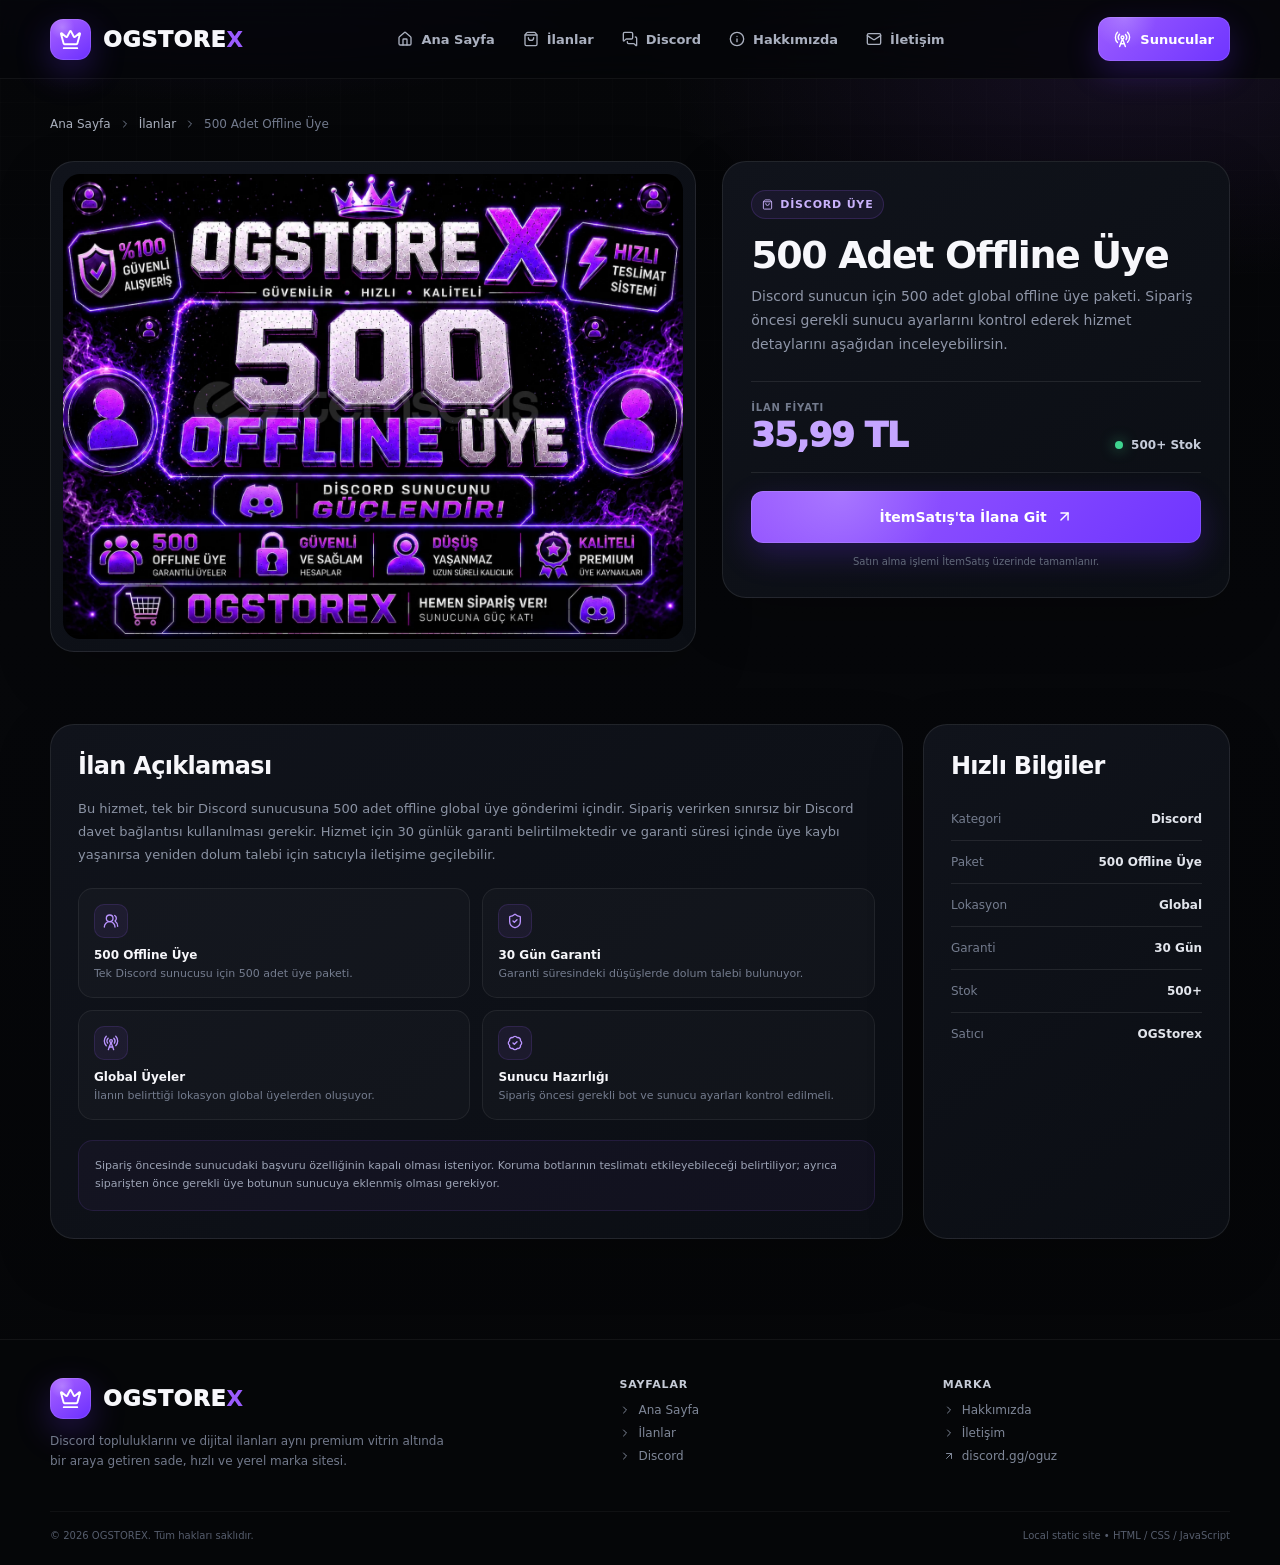
<file: ilan-500-offline-uye.html>
<!doctype html>
<html lang="tr">
<head>
<meta charset="utf-8">
<meta name="viewport" content="width=device-width,initial-scale=1">
<meta name="theme-color" content="#050608">
<title>500 Adet Offline Üye | OGSTOREX</title>
<link rel="stylesheet" href="style.css">
</head>
<body>
<svg aria-hidden="true" style="position:absolute;width:0;height:0;overflow:hidden" xmlns="http://www.w3.org/2000/svg"><defs><symbol id="arrow-right" viewBox="0 0 24 24">
      <path d="M5 12h14" />
      <path d="m12 5 7 7-7 7" />
    </symbol><symbol id="arrow-up-right" viewBox="0 0 24 24">
      <path d="M7 7h10v10" />
      <path d="M7 17 17 7" />
    </symbol><symbol id="badge-check" viewBox="0 0 24 24">
      <path d="M3.85 8.62a4 4 0 0 1 4.78-4.77 4 4 0 0 1 6.74 0 4 4 0 0 1 4.78 4.78 4 4 0 0 1 0 6.74 4 4 0 0 1-4.77 4.78 4 4 0 0 1-6.75 0 4 4 0 0 1-4.78-4.77 4 4 0 0 1 0-6.76Z" />
      <path d="m9 12 2 2 4-4" />
    </symbol><symbol id="badge-turkish-lira" viewBox="0 0 24 24">
      <path d="M11 7v10a5 5 0 0 0 5-5" />
      <path d="m15 8-6 3" />
      <path d="M3.85 8.62a4 4 0 0 1 4.78-4.77 4 4 0 0 1 6.74 0 4 4 0 0 1 4.78 4.78 4 4 0 0 1 0 6.74 4 4 0 0 1-4.77 4.78 4 4 0 0 1-6.75 0 4 4 0 0 1-4.78-4.77 4 4 0 0 1 0-6.76" />
    </symbol><symbol id="boxes" viewBox="0 0 24 24">
      <path d="M2.97 12.92A2 2 0 0 0 2 14.63v3.24a2 2 0 0 0 .97 1.71l3 1.8a2 2 0 0 0 2.06 0L12 19v-5.5l-5-3-4.03 2.42Z" />
      <path d="m7 16.5-4.74-2.85" />
      <path d="m7 16.5 5-3" />
      <path d="M7 16.5v5.17" />
      <path d="M12 13.5V19l3.97 2.38a2 2 0 0 0 2.06 0l3-1.8a2 2 0 0 0 .97-1.71v-3.24a2 2 0 0 0-.97-1.71L17 10.5l-5 3Z" />
      <path d="m17 16.5-5-3" />
      <path d="m17 16.5 4.74-2.85" />
      <path d="M17 16.5v5.17" />
      <path d="M7.97 4.42A2 2 0 0 0 7 6.13v4.37l5 3 5-3V6.13a2 2 0 0 0-.97-1.71l-3-1.8a2 2 0 0 0-2.06 0l-3 1.8Z" />
      <path d="M12 8 7.26 5.15" />
      <path d="m12 8 4.74-2.85" />
      <path d="M12 13.5V8" />
    </symbol><symbol id="chevron-right" viewBox="0 0 24 24">
      <path d="m9 18 6-6-6-6" />
    </symbol><symbol id="crown" viewBox="0 0 24 24">
      <path d="M11.562 3.266a.5.5 0 0 1 .876 0L15.39 8.87a1 1 0 0 0 1.516.294L21.183 5.5a.5.5 0 0 1 .798.519l-2.834 10.246a1 1 0 0 1-.956.734H5.81a1 1 0 0 1-.957-.734L2.02 6.02a.5.5 0 0 1 .798-.519l4.276 3.664a1 1 0 0 0 1.516-.294z" />
      <path d="M5 21h14" />
    </symbol><symbol id="external-link" viewBox="0 0 24 24">
      <path d="M15 3h6v6" />
      <path d="M10 14 21 3" />
      <path d="M18 13v6a2 2 0 0 1-2 2H5a2 2 0 0 1-2-2V8a2 2 0 0 1 2-2h6" />
    </symbol><symbol id="house" viewBox="0 0 24 24">
      <path d="M15 21v-8a1 1 0 0 0-1-1h-4a1 1 0 0 0-1 1v8" />
      <path d="M3 10a2 2 0 0 1 .709-1.528l7-6a2 2 0 0 1 2.582 0l7 6A2 2 0 0 1 21 10v9a2 2 0 0 1-2 2H5a2 2 0 0 1-2-2z" />
    </symbol><symbol id="info" viewBox="0 0 24 24">
      <circle cx="12" cy="12" r="10" />
      <path d="M12 16v-4" />
      <path d="M12 8h.01" />
    </symbol><symbol id="layers" viewBox="0 0 24 24">
      <path d="M12.83 2.18a2 2 0 0 0-1.66 0L2.6 6.08a1 1 0 0 0 0 1.83l8.58 3.91a2 2 0 0 0 1.66 0l8.58-3.9a1 1 0 0 0 0-1.83z" />
      <path d="M2 12a1 1 0 0 0 .58.91l8.6 3.91a2 2 0 0 0 1.65 0l8.58-3.9A1 1 0 0 0 22 12" />
      <path d="M2 17a1 1 0 0 0 .58.91l8.6 3.91a2 2 0 0 0 1.65 0l8.58-3.9A1 1 0 0 0 22 17" />
    </symbol><symbol id="layout-grid" viewBox="0 0 24 24">
      <rect width="7" height="7" x="3" y="3" rx="1" />
      <rect width="7" height="7" x="14" y="3" rx="1" />
      <rect width="7" height="7" x="14" y="14" rx="1" />
      <rect width="7" height="7" x="3" y="14" rx="1" />
    </symbol><symbol id="list-filter" viewBox="0 0 24 24">
      <path d="M2 5h20" />
      <path d="M6 12h12" />
      <path d="M9 19h6" />
    </symbol><symbol id="mail" viewBox="0 0 24 24">
      <path d="m22 7-8.991 5.727a2 2 0 0 1-2.009 0L2 7" />
      <rect x="2" y="4" width="20" height="16" rx="2" />
    </symbol><symbol id="menu" viewBox="0 0 24 24">
      <path d="M4 5h16" />
      <path d="M4 12h16" />
      <path d="M4 19h16" />
    </symbol><symbol id="messages-square" viewBox="0 0 24 24">
      <path d="M16 10a2 2 0 0 1-2 2H6.828a2 2 0 0 0-1.414.586l-2.202 2.202A.71.71 0 0 1 2 14.286V4a2 2 0 0 1 2-2h10a2 2 0 0 1 2 2z" />
      <path d="M20 9a2 2 0 0 1 2 2v10.286a.71.71 0 0 1-1.212.502l-2.202-2.202A2 2 0 0 0 17.172 19H10a2 2 0 0 1-2-2v-1" />
    </symbol><symbol id="monitor-smartphone" viewBox="0 0 24 24">
      <path d="M18 8V6a2 2 0 0 0-2-2H4a2 2 0 0 0-2 2v7a2 2 0 0 0 2 2h8" />
      <path d="M10 19v-3.96 3.15" />
      <path d="M7 19h5" />
      <rect width="6" height="10" x="16" y="12" rx="2" />
    </symbol><symbol id="mouse-pointer-click" viewBox="0 0 24 24">
      <path d="M14 4.1 12 6" />
      <path d="m5.1 8-2.9-.8" />
      <path d="m6 12-1.9 2" />
      <path d="M7.2 2.2 8 5.1" />
      <path d="M9.037 9.69a.498.498 0 0 1 .653-.653l11 4.5a.5.5 0 0 1-.074.949l-4.349 1.041a1 1 0 0 0-.74.739l-1.04 4.35a.5.5 0 0 1-.95.074z" />
    </symbol><symbol id="package" viewBox="0 0 24 24">
      <path d="M11 21.73a2 2 0 0 0 2 0l7-4A2 2 0 0 0 21 16V8a2 2 0 0 0-1-1.73l-7-4a2 2 0 0 0-2 0l-7 4A2 2 0 0 0 3 8v8a2 2 0 0 0 1 1.73z" />
      <path d="M12 22V12" />
      <polyline points="3.29 7 12 12 20.71 7" />
      <path d="m7.5 4.27 9 5.15" />
    </symbol><symbol id="package-open" viewBox="0 0 24 24">
      <path d="M12 22v-9" />
      <path d="M15.17 2.21a1.67 1.67 0 0 1 1.63 0L21 4.57a1.93 1.93 0 0 1 0 3.36L8.82 14.79a1.655 1.655 0 0 1-1.64 0L3 12.43a1.93 1.93 0 0 1 0-3.36z" />
      <path d="M20 13v3.87a2.06 2.06 0 0 1-1.11 1.83l-6 3.08a1.93 1.93 0 0 1-1.78 0l-6-3.08A2.06 2.06 0 0 1 4 16.87V13" />
      <path d="M21 12.43a1.93 1.93 0 0 0 0-3.36L8.83 2.2a1.64 1.64 0 0 0-1.63 0L3 4.57a1.93 1.93 0 0 0 0 3.36l12.18 6.86a1.636 1.636 0 0 0 1.63 0z" />
    </symbol><symbol id="radio-tower" viewBox="0 0 24 24">
      <path d="M4.9 16.1C1 12.2 1 5.8 4.9 1.9" />
      <path d="M7.8 4.7a6.14 6.14 0 0 0-.8 7.5" />
      <circle cx="12" cy="9" r="2" />
      <path d="M16.2 4.8c2 2 2.26 5.11.8 7.47" />
      <path d="M19.1 1.9a9.96 9.96 0 0 1 0 14.1" />
      <path d="M9.5 18h5" />
      <path d="m8 22 4-11 4 11" />
    </symbol><symbol id="scan-line" viewBox="0 0 24 24">
      <path d="M3 7V5a2 2 0 0 1 2-2h2" />
      <path d="M17 3h2a2 2 0 0 1 2 2v2" />
      <path d="M21 17v2a2 2 0 0 1-2 2h-2" />
      <path d="M7 21H5a2 2 0 0 1-2-2v-2" />
      <path d="M7 12h10" />
    </symbol><symbol id="search" viewBox="0 0 24 24">
      <path d="m21 21-4.34-4.34" />
      <circle cx="11" cy="11" r="8" />
    </symbol><symbol id="send" viewBox="0 0 24 24">
      <path d="M14.536 21.686a.5.5 0 0 0 .937-.024l6.5-19a.496.496 0 0 0-.635-.635l-19 6.5a.5.5 0 0 0-.024.937l7.93 3.18a2 2 0 0 1 1.112 1.11z" />
      <path d="m21.854 2.147-10.94 10.939" />
    </symbol><symbol id="shield-check" viewBox="0 0 24 24">
      <path d="M20 13c0 5-3.5 7.5-7.66 8.95a1 1 0 0 1-.67-.01C7.5 20.5 4 18 4 13V6a1 1 0 0 1 1-1c2 0 4.5-1.2 6.24-2.72a1.17 1.17 0 0 1 1.52 0C14.51 3.81 17 5 19 5a1 1 0 0 1 1 1z" />
      <path d="m9 12 2 2 4-4" />
    </symbol><symbol id="shopping-bag" viewBox="0 0 24 24">
      <path d="M16 10a4 4 0 0 1-8 0" />
      <path d="M3.103 6.034h17.794" />
      <path d="M3.4 5.467a2 2 0 0 0-.4 1.2V20a2 2 0 0 0 2 2h14a2 2 0 0 0 2-2V6.667a2 2 0 0 0-.4-1.2l-2-2.667A2 2 0 0 0 17 2H7a2 2 0 0 0-1.6.8z" />
    </symbol><symbol id="smartphone" viewBox="0 0 24 24">
      <rect width="14" height="20" x="5" y="2" rx="2" ry="2" />
      <path d="M12 18h.01" />
    </symbol><symbol id="sparkles" viewBox="0 0 24 24">
      <path d="M11.017 2.814a1 1 0 0 1 1.966 0l1.051 5.558a2 2 0 0 0 1.594 1.594l5.558 1.051a1 1 0 0 1 0 1.966l-5.558 1.051a2 2 0 0 0-1.594 1.594l-1.051 5.558a1 1 0 0 1-1.966 0l-1.051-5.558a2 2 0 0 0-1.594-1.594l-5.558-1.051a1 1 0 0 1 0-1.966l5.558-1.051a2 2 0 0 0 1.594-1.594z" />
      <path d="M20 2v4" />
      <path d="M22 4h-4" />
      <circle cx="4" cy="20" r="2" />
    </symbol><symbol id="users-round" viewBox="0 0 24 24">
      <path d="M18 21a8 8 0 0 0-16 0" />
      <circle cx="10" cy="8" r="5" />
      <path d="M22 20c0-3.37-2-6.5-4-8a5 5 0 0 0-.45-8.3" />
    </symbol><symbol id="x" viewBox="0 0 24 24">
      <path d="M18 6 6 18" />
      <path d="m6 6 12 12" />
    </symbol><symbol id="zap" viewBox="0 0 24 24">
      <path d="M15.914 4a1.5 1.5 0 00-2.474-1.561l-9 9A1.5 1.5 0 005.5 14h4.002a.5.5 0 01.471.666L8.086 20a1.5 1.5 0 002.475 1.56l9-9A1.5 1.5 0 0018.5 10h-3.997a.5.5 0 01-.472-.667z" />
    </symbol></defs></svg>
<header class="header">
  <div class="container nav">
    <a class="brand" href="index.html">
      <span class="brand-mark"><svg class="icon" aria-hidden="true"><use href="#crown"></use></svg></span>
      <span>OGSTORE<b>X</b></span>
    </a>

    <nav class="nav-links" aria-label="Ana menü">
      <a href="index.html"><svg class="icon" aria-hidden="true"><use href="#house"></use></svg>Ana Sayfa</a>
      <a href="ilanlar.html"><svg class="icon" aria-hidden="true"><use href="#shopping-bag"></use></svg>İlanlar</a>
      <a href="discord.html"><svg class="icon" aria-hidden="true"><use href="#messages-square"></use></svg>Discord</a>
      <a href="hakkimizda.html"><svg class="icon" aria-hidden="true"><use href="#info"></use></svg>Hakkımızda</a>
      <a href="iletisim.html"><svg class="icon" aria-hidden="true"><use href="#mail"></use></svg>İletişim</a>
    </nav>

    <div class="nav-actions">
      <a class="btn btn-primary" href="discord.html"><svg class="icon" aria-hidden="true"><use href="#radio-tower"></use></svg>Sunucular</a>
      <button class="menu-btn" aria-label="Menüyü aç"><svg class="icon" aria-hidden="true"><use href="#menu"></use></svg></button>
    </div>
  </div>
</header>

<main class="container">
  <nav class="breadcrumb" aria-label="Sayfa yolu">
    <a href="index.html">Ana Sayfa</a>
    <svg class="icon" aria-hidden="true"><use href="#chevron-right"></use></svg>
    <a href="ilanlar.html">İlanlar</a>
    <svg class="icon" aria-hidden="true"><use href="#chevron-right"></use></svg>
    <span>500 Adet Offline Üye</span>
  </nav>

  <section class="product-detail">
    <div class="product-gallery">
      <img src="assets/500-offline-uye.webp" alt="500 Adet Offline Üye ilan görseli">
    </div>

    <aside class="product-summary">
      <span class="detail-label">
        <svg class="icon" aria-hidden="true"><use href="#shopping-bag"></use></svg>
        Discord Üye
      </span>
      <h1>500 Adet Offline Üye</h1>
      <p class="summary-text">Discord sunucun için 500 adet global offline üye paketi. Sipariş öncesi gerekli sunucu ayarlarını kontrol ederek hizmet detaylarını aşağıdan inceleyebilirsin.</p>

      <div class="product-price-row">
        <div>
          <small>İlan Fiyatı</small>
          <div class="product-price-big">35,99 TL</div>
        </div>
        <div class="product-stock">
          <span class="product-stock-dot"></span>
          500+ Stok
        </div>
      </div>

      <a class="btn btn-primary product-cta"
         href="https://www.itemsatis.com/discord/500-adet-offline-uye-5587015.html"
         target="_blank" rel="noopener noreferrer">
        İtemSatış'ta İlana Git
        <svg class="icon" aria-hidden="true"><use href="#arrow-up-right"></use></svg>
      </a>
      <div class="product-mini-note">Satın alma işlemi İtemSatış üzerinde tamamlanır.</div>
    </aside>
  </section>

  <section class="detail-layout">
    <article class="detail-panel">
      <h2>İlan Açıklaması</h2>
      <p>
        Bu hizmet, tek bir Discord sunucusuna 500 adet offline global üye gönderimi içindir.
        Sipariş verirken sınırsız bir Discord davet bağlantısı kullanılması gerekir. Hizmet için
        30 günlük garanti belirtilmektedir ve garanti süresi içinde üye kaybı yaşanırsa yeniden
        dolum talebi için satıcıyla iletişime geçilebilir.
      </p>

      <div class="detail-points">
        <div class="detail-point">
          <div class="icon-box"><svg class="icon" aria-hidden="true"><use href="#users-round"></use></svg></div>
          <strong>500 Offline Üye</strong>
          <span>Tek Discord sunucusu için 500 adet üye paketi.</span>
        </div>
        <div class="detail-point">
          <div class="icon-box"><svg class="icon" aria-hidden="true"><use href="#shield-check"></use></svg></div>
          <strong>30 Gün Garanti</strong>
          <span>Garanti süresindeki düşüşlerde dolum talebi bulunuyor.</span>
        </div>
        <div class="detail-point">
          <div class="icon-box"><svg class="icon" aria-hidden="true"><use href="#radio-tower"></use></svg></div>
          <strong>Global Üyeler</strong>
          <span>İlanın belirttiği lokasyon global üyelerden oluşuyor.</span>
        </div>
        <div class="detail-point">
          <div class="icon-box"><svg class="icon" aria-hidden="true"><use href="#badge-check"></use></svg></div>
          <strong>Sunucu Hazırlığı</strong>
          <span>Sipariş öncesi gerekli bot ve sunucu ayarları kontrol edilmeli.</span>
        </div>
      </div>

      <div class="notice-box">
        Sipariş öncesinde sunucudaki başvuru özelliğinin kapalı olması isteniyor. Koruma botlarının
        teslimatı etkileyebileceği belirtiliyor; ayrıca siparişten önce gerekli üye botunun sunucuya
        eklenmiş olması gerekiyor.
      </div>
    </article>

    <aside class="detail-panel">
      <h2>Hızlı Bilgiler</h2>
      <div class="info-list">
        <div class="info-row"><span>Kategori</span><span>Discord</span></div>
        <div class="info-row"><span>Paket</span><span>500 Offline Üye</span></div>
        <div class="info-row"><span>Lokasyon</span><span>Global</span></div>
        <div class="info-row"><span>Garanti</span><span>30 Gün</span></div>
        <div class="info-row"><span>Stok</span><span>500+</span></div>
        <div class="info-row"><span>Satıcı</span><span>OGStorex</span></div>
      </div>
    </aside>
  </section>
</main>

<footer class="footer">
  <div class="container footer-main">
    <div>
      <a class="brand" href="index.html">
        <span class="brand-mark"><svg class="icon" aria-hidden="true"><use href="#crown"></use></svg></span>
        <span>OGSTORE<b>X</b></span>
      </a>
      <p class="footer-copy">Discord topluluklarını ve dijital ilanları aynı premium vitrin altında bir araya getiren sade, hızlı ve yerel marka sitesi.</p>
    </div>
    <div>
      <div class="footer-title">Sayfalar</div>
      <div class="footer-links">
        <a href="index.html"><svg class="icon" aria-hidden="true"><use href="#chevron-right"></use></svg>Ana Sayfa</a>
        <a href="ilanlar.html"><svg class="icon" aria-hidden="true"><use href="#chevron-right"></use></svg>İlanlar</a>
        <a href="discord.html"><svg class="icon" aria-hidden="true"><use href="#chevron-right"></use></svg>Discord</a>
      </div>
    </div>
    <div>
      <div class="footer-title">Marka</div>
      <div class="footer-links">
        <a href="hakkimizda.html"><svg class="icon" aria-hidden="true"><use href="#chevron-right"></use></svg>Hakkımızda</a>
        <a href="iletisim.html"><svg class="icon" aria-hidden="true"><use href="#chevron-right"></use></svg>İletişim</a>
        <a href="https://discord.gg/oguz" target="_blank" rel="noopener"><svg class="icon" aria-hidden="true"><use href="#arrow-up-right"></use></svg>discord.gg/oguz</a>
      </div>
    </div>
  </div>
  <div class="container footer-bottom">
    <span>© 2026 OGSTOREX. Tüm hakları saklıdır.</span>
    <span>Local static site • HTML / CSS / JavaScript</span>
  </div>
</footer>
<script src="data.js"></script><script src="script.js"></script>
</body>
</html>
</file>
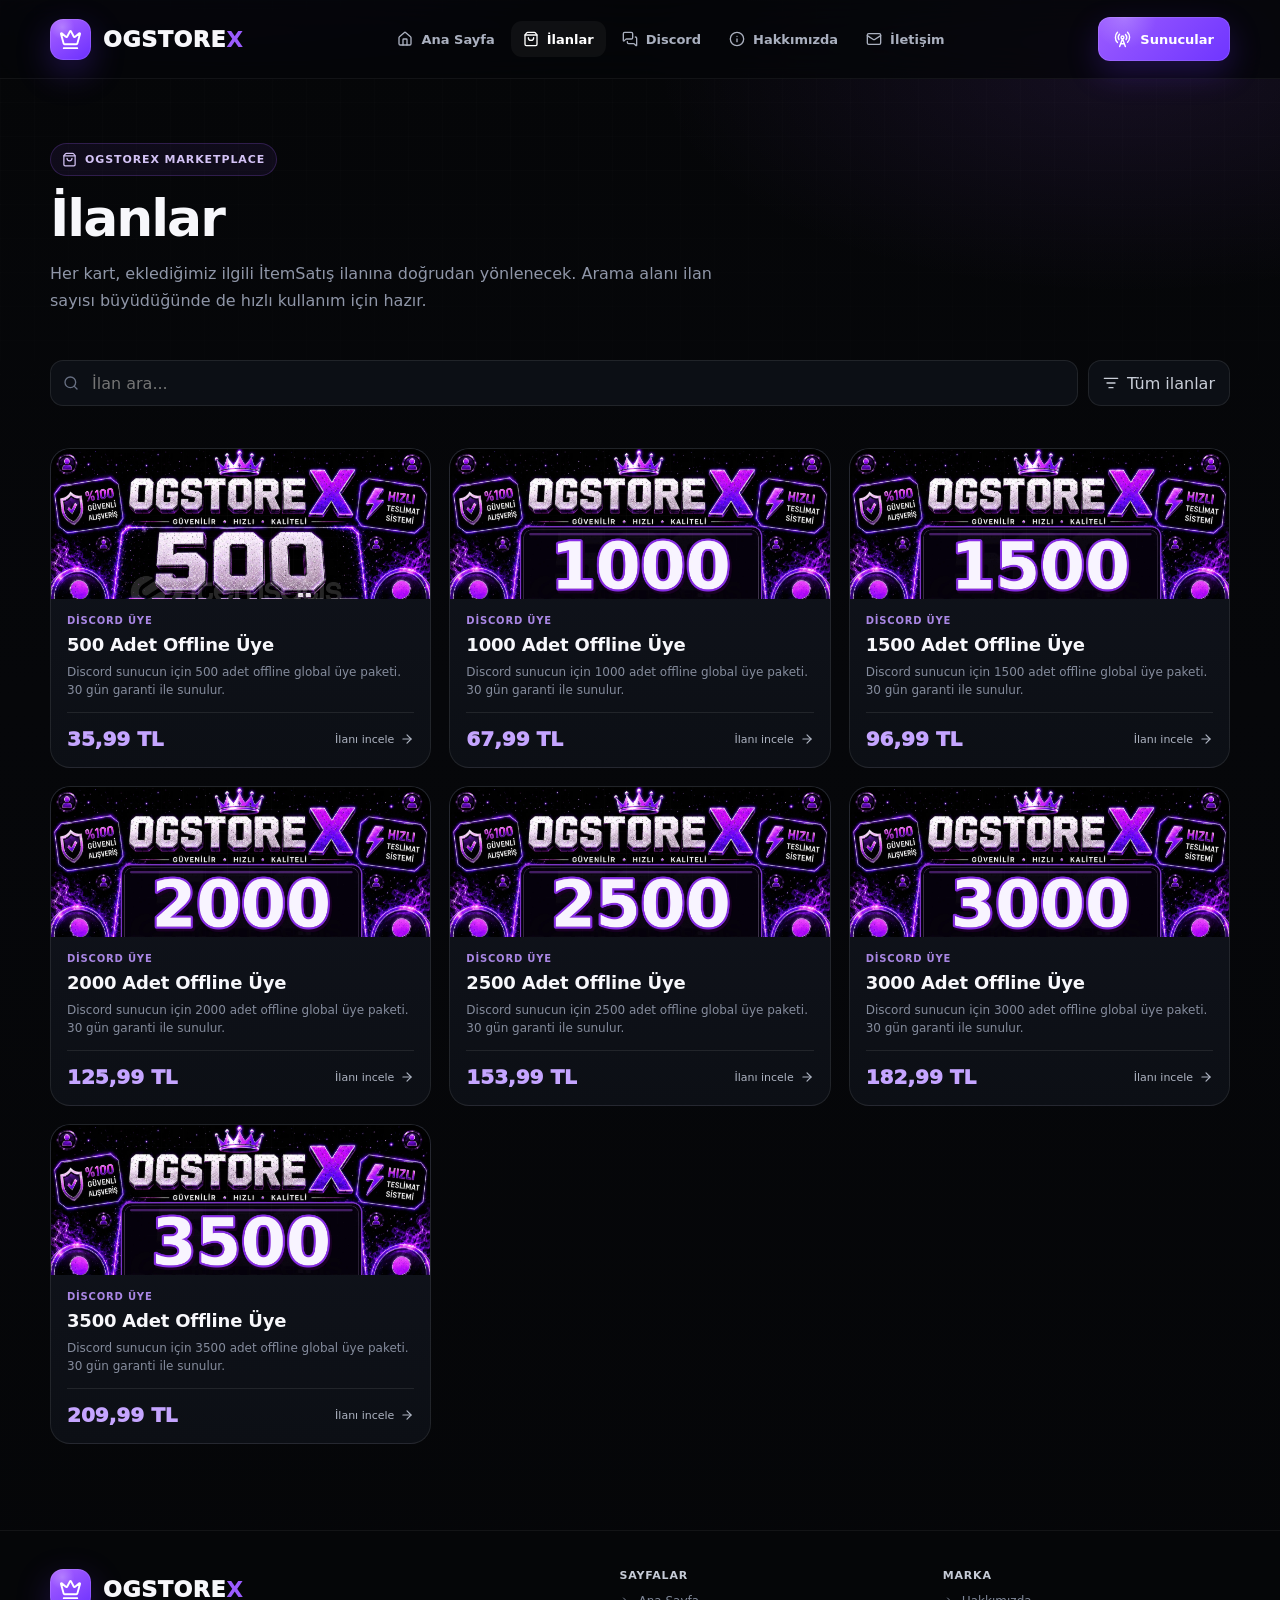
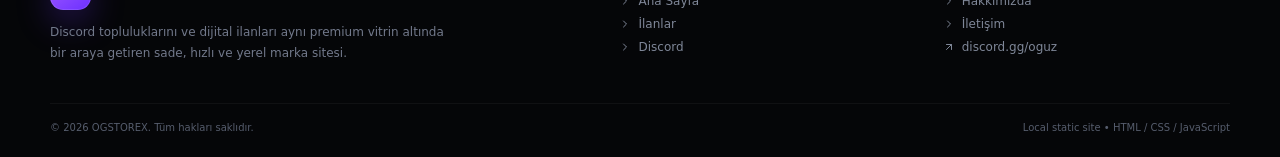
<file: ilanlar.html>
<!doctype html>
<html lang="tr">
<head>
<meta charset="utf-8">
<meta name="viewport" content="width=device-width,initial-scale=1">
<meta name="theme-color" content="#050608">
<title>İlanlar | OGSTOREX</title>
<link rel="stylesheet" href="style.css">
</head>
<body>
<svg aria-hidden="true" style="position:absolute;width:0;height:0;overflow:hidden" xmlns="http://www.w3.org/2000/svg"><defs><symbol id="arrow-right" viewBox="0 0 24 24">
      <path d="M5 12h14" />
      <path d="m12 5 7 7-7 7" />
    </symbol><symbol id="arrow-up-right" viewBox="0 0 24 24">
      <path d="M7 7h10v10" />
      <path d="M7 17 17 7" />
    </symbol><symbol id="badge-check" viewBox="0 0 24 24">
      <path d="M3.85 8.62a4 4 0 0 1 4.78-4.77 4 4 0 0 1 6.74 0 4 4 0 0 1 4.78 4.78 4 4 0 0 1 0 6.74 4 4 0 0 1-4.77 4.78 4 4 0 0 1-6.75 0 4 4 0 0 1-4.78-4.77 4 4 0 0 1 0-6.76Z" />
      <path d="m9 12 2 2 4-4" />
    </symbol><symbol id="badge-turkish-lira" viewBox="0 0 24 24">
      <path d="M11 7v10a5 5 0 0 0 5-5" />
      <path d="m15 8-6 3" />
      <path d="M3.85 8.62a4 4 0 0 1 4.78-4.77 4 4 0 0 1 6.74 0 4 4 0 0 1 4.78 4.78 4 4 0 0 1 0 6.74 4 4 0 0 1-4.77 4.78 4 4 0 0 1-6.75 0 4 4 0 0 1-4.78-4.77 4 4 0 0 1 0-6.76" />
    </symbol><symbol id="boxes" viewBox="0 0 24 24">
      <path d="M2.97 12.92A2 2 0 0 0 2 14.63v3.24a2 2 0 0 0 .97 1.71l3 1.8a2 2 0 0 0 2.06 0L12 19v-5.5l-5-3-4.03 2.42Z" />
      <path d="m7 16.5-4.74-2.85" />
      <path d="m7 16.5 5-3" />
      <path d="M7 16.5v5.17" />
      <path d="M12 13.5V19l3.97 2.38a2 2 0 0 0 2.06 0l3-1.8a2 2 0 0 0 .97-1.71v-3.24a2 2 0 0 0-.97-1.71L17 10.5l-5 3Z" />
      <path d="m17 16.5-5-3" />
      <path d="m17 16.5 4.74-2.85" />
      <path d="M17 16.5v5.17" />
      <path d="M7.97 4.42A2 2 0 0 0 7 6.13v4.37l5 3 5-3V6.13a2 2 0 0 0-.97-1.71l-3-1.8a2 2 0 0 0-2.06 0l-3 1.8Z" />
      <path d="M12 8 7.26 5.15" />
      <path d="m12 8 4.74-2.85" />
      <path d="M12 13.5V8" />
    </symbol><symbol id="chevron-right" viewBox="0 0 24 24">
      <path d="m9 18 6-6-6-6" />
    </symbol><symbol id="crown" viewBox="0 0 24 24">
      <path d="M11.562 3.266a.5.5 0 0 1 .876 0L15.39 8.87a1 1 0 0 0 1.516.294L21.183 5.5a.5.5 0 0 1 .798.519l-2.834 10.246a1 1 0 0 1-.956.734H5.81a1 1 0 0 1-.957-.734L2.02 6.02a.5.5 0 0 1 .798-.519l4.276 3.664a1 1 0 0 0 1.516-.294z" />
      <path d="M5 21h14" />
    </symbol><symbol id="external-link" viewBox="0 0 24 24">
      <path d="M15 3h6v6" />
      <path d="M10 14 21 3" />
      <path d="M18 13v6a2 2 0 0 1-2 2H5a2 2 0 0 1-2-2V8a2 2 0 0 1 2-2h6" />
    </symbol><symbol id="house" viewBox="0 0 24 24">
      <path d="M15 21v-8a1 1 0 0 0-1-1h-4a1 1 0 0 0-1 1v8" />
      <path d="M3 10a2 2 0 0 1 .709-1.528l7-6a2 2 0 0 1 2.582 0l7 6A2 2 0 0 1 21 10v9a2 2 0 0 1-2 2H5a2 2 0 0 1-2-2z" />
    </symbol><symbol id="info" viewBox="0 0 24 24">
      <circle cx="12" cy="12" r="10" />
      <path d="M12 16v-4" />
      <path d="M12 8h.01" />
    </symbol><symbol id="layers" viewBox="0 0 24 24">
      <path d="M12.83 2.18a2 2 0 0 0-1.66 0L2.6 6.08a1 1 0 0 0 0 1.83l8.58 3.91a2 2 0 0 0 1.66 0l8.58-3.9a1 1 0 0 0 0-1.83z" />
      <path d="M2 12a1 1 0 0 0 .58.91l8.6 3.91a2 2 0 0 0 1.65 0l8.58-3.9A1 1 0 0 0 22 12" />
      <path d="M2 17a1 1 0 0 0 .58.91l8.6 3.91a2 2 0 0 0 1.65 0l8.58-3.9A1 1 0 0 0 22 17" />
    </symbol><symbol id="layout-grid" viewBox="0 0 24 24">
      <rect width="7" height="7" x="3" y="3" rx="1" />
      <rect width="7" height="7" x="14" y="3" rx="1" />
      <rect width="7" height="7" x="14" y="14" rx="1" />
      <rect width="7" height="7" x="3" y="14" rx="1" />
    </symbol><symbol id="list-filter" viewBox="0 0 24 24">
      <path d="M2 5h20" />
      <path d="M6 12h12" />
      <path d="M9 19h6" />
    </symbol><symbol id="mail" viewBox="0 0 24 24">
      <path d="m22 7-8.991 5.727a2 2 0 0 1-2.009 0L2 7" />
      <rect x="2" y="4" width="20" height="16" rx="2" />
    </symbol><symbol id="menu" viewBox="0 0 24 24">
      <path d="M4 5h16" />
      <path d="M4 12h16" />
      <path d="M4 19h16" />
    </symbol><symbol id="messages-square" viewBox="0 0 24 24">
      <path d="M16 10a2 2 0 0 1-2 2H6.828a2 2 0 0 0-1.414.586l-2.202 2.202A.71.71 0 0 1 2 14.286V4a2 2 0 0 1 2-2h10a2 2 0 0 1 2 2z" />
      <path d="M20 9a2 2 0 0 1 2 2v10.286a.71.71 0 0 1-1.212.502l-2.202-2.202A2 2 0 0 0 17.172 19H10a2 2 0 0 1-2-2v-1" />
    </symbol><symbol id="monitor-smartphone" viewBox="0 0 24 24">
      <path d="M18 8V6a2 2 0 0 0-2-2H4a2 2 0 0 0-2 2v7a2 2 0 0 0 2 2h8" />
      <path d="M10 19v-3.96 3.15" />
      <path d="M7 19h5" />
      <rect width="6" height="10" x="16" y="12" rx="2" />
    </symbol><symbol id="mouse-pointer-click" viewBox="0 0 24 24">
      <path d="M14 4.1 12 6" />
      <path d="m5.1 8-2.9-.8" />
      <path d="m6 12-1.9 2" />
      <path d="M7.2 2.2 8 5.1" />
      <path d="M9.037 9.69a.498.498 0 0 1 .653-.653l11 4.5a.5.5 0 0 1-.074.949l-4.349 1.041a1 1 0 0 0-.74.739l-1.04 4.35a.5.5 0 0 1-.95.074z" />
    </symbol><symbol id="package" viewBox="0 0 24 24">
      <path d="M11 21.73a2 2 0 0 0 2 0l7-4A2 2 0 0 0 21 16V8a2 2 0 0 0-1-1.73l-7-4a2 2 0 0 0-2 0l-7 4A2 2 0 0 0 3 8v8a2 2 0 0 0 1 1.73z" />
      <path d="M12 22V12" />
      <polyline points="3.29 7 12 12 20.71 7" />
      <path d="m7.5 4.27 9 5.15" />
    </symbol><symbol id="package-open" viewBox="0 0 24 24">
      <path d="M12 22v-9" />
      <path d="M15.17 2.21a1.67 1.67 0 0 1 1.63 0L21 4.57a1.93 1.93 0 0 1 0 3.36L8.82 14.79a1.655 1.655 0 0 1-1.64 0L3 12.43a1.93 1.93 0 0 1 0-3.36z" />
      <path d="M20 13v3.87a2.06 2.06 0 0 1-1.11 1.83l-6 3.08a1.93 1.93 0 0 1-1.78 0l-6-3.08A2.06 2.06 0 0 1 4 16.87V13" />
      <path d="M21 12.43a1.93 1.93 0 0 0 0-3.36L8.83 2.2a1.64 1.64 0 0 0-1.63 0L3 4.57a1.93 1.93 0 0 0 0 3.36l12.18 6.86a1.636 1.636 0 0 0 1.63 0z" />
    </symbol><symbol id="radio-tower" viewBox="0 0 24 24">
      <path d="M4.9 16.1C1 12.2 1 5.8 4.9 1.9" />
      <path d="M7.8 4.7a6.14 6.14 0 0 0-.8 7.5" />
      <circle cx="12" cy="9" r="2" />
      <path d="M16.2 4.8c2 2 2.26 5.11.8 7.47" />
      <path d="M19.1 1.9a9.96 9.96 0 0 1 0 14.1" />
      <path d="M9.5 18h5" />
      <path d="m8 22 4-11 4 11" />
    </symbol><symbol id="scan-line" viewBox="0 0 24 24">
      <path d="M3 7V5a2 2 0 0 1 2-2h2" />
      <path d="M17 3h2a2 2 0 0 1 2 2v2" />
      <path d="M21 17v2a2 2 0 0 1-2 2h-2" />
      <path d="M7 21H5a2 2 0 0 1-2-2v-2" />
      <path d="M7 12h10" />
    </symbol><symbol id="search" viewBox="0 0 24 24">
      <path d="m21 21-4.34-4.34" />
      <circle cx="11" cy="11" r="8" />
    </symbol><symbol id="send" viewBox="0 0 24 24">
      <path d="M14.536 21.686a.5.5 0 0 0 .937-.024l6.5-19a.496.496 0 0 0-.635-.635l-19 6.5a.5.5 0 0 0-.024.937l7.93 3.18a2 2 0 0 1 1.112 1.11z" />
      <path d="m21.854 2.147-10.94 10.939" />
    </symbol><symbol id="shield-check" viewBox="0 0 24 24">
      <path d="M20 13c0 5-3.5 7.5-7.66 8.95a1 1 0 0 1-.67-.01C7.5 20.5 4 18 4 13V6a1 1 0 0 1 1-1c2 0 4.5-1.2 6.24-2.72a1.17 1.17 0 0 1 1.52 0C14.51 3.81 17 5 19 5a1 1 0 0 1 1 1z" />
      <path d="m9 12 2 2 4-4" />
    </symbol><symbol id="shopping-bag" viewBox="0 0 24 24">
      <path d="M16 10a4 4 0 0 1-8 0" />
      <path d="M3.103 6.034h17.794" />
      <path d="M3.4 5.467a2 2 0 0 0-.4 1.2V20a2 2 0 0 0 2 2h14a2 2 0 0 0 2-2V6.667a2 2 0 0 0-.4-1.2l-2-2.667A2 2 0 0 0 17 2H7a2 2 0 0 0-1.6.8z" />
    </symbol><symbol id="smartphone" viewBox="0 0 24 24">
      <rect width="14" height="20" x="5" y="2" rx="2" ry="2" />
      <path d="M12 18h.01" />
    </symbol><symbol id="sparkles" viewBox="0 0 24 24">
      <path d="M11.017 2.814a1 1 0 0 1 1.966 0l1.051 5.558a2 2 0 0 0 1.594 1.594l5.558 1.051a1 1 0 0 1 0 1.966l-5.558 1.051a2 2 0 0 0-1.594 1.594l-1.051 5.558a1 1 0 0 1-1.966 0l-1.051-5.558a2 2 0 0 0-1.594-1.594l-5.558-1.051a1 1 0 0 1 0-1.966l5.558-1.051a2 2 0 0 0 1.594-1.594z" />
      <path d="M20 2v4" />
      <path d="M22 4h-4" />
      <circle cx="4" cy="20" r="2" />
    </symbol><symbol id="users-round" viewBox="0 0 24 24">
      <path d="M18 21a8 8 0 0 0-16 0" />
      <circle cx="10" cy="8" r="5" />
      <path d="M22 20c0-3.37-2-6.5-4-8a5 5 0 0 0-.45-8.3" />
    </symbol><symbol id="x" viewBox="0 0 24 24">
      <path d="M18 6 6 18" />
      <path d="m6 6 12 12" />
    </symbol><symbol id="zap" viewBox="0 0 24 24">
      <path d="M15.914 4a1.5 1.5 0 00-2.474-1.561l-9 9A1.5 1.5 0 005.5 14h4.002a.5.5 0 01.471.666L8.086 20a1.5 1.5 0 002.475 1.56l9-9A1.5 1.5 0 0018.5 10h-3.997a.5.5 0 01-.472-.667z" />
    </symbol></defs></svg>

<header class="header">
  <div class="container nav">
    <a class="brand" href="index.html">
      <span class="brand-mark"><svg class="icon" aria-hidden="true"><use href="#crown"></use></svg></span>
      <span>OGSTORE<b>X</b></span>
    </a>

    <nav class="nav-links" aria-label="Ana menü">
      <a href="index.html"><svg class="icon" aria-hidden="true"><use href="#house"></use></svg>Ana Sayfa</a>
      <a href="ilanlar.html"><svg class="icon" aria-hidden="true"><use href="#shopping-bag"></use></svg>İlanlar</a>
      <a href="discord.html"><svg class="icon" aria-hidden="true"><use href="#messages-square"></use></svg>Discord</a>
      <a href="hakkimizda.html"><svg class="icon" aria-hidden="true"><use href="#info"></use></svg>Hakkımızda</a>
      <a href="iletisim.html"><svg class="icon" aria-hidden="true"><use href="#mail"></use></svg>İletişim</a>
    </nav>

    <div class="nav-actions">
      <a class="btn btn-primary" href="discord.html"><svg class="icon" aria-hidden="true"><use href="#radio-tower"></use></svg>Sunucular</a>
      <button class="menu-btn" aria-label="Menüyü aç"><svg class="icon" aria-hidden="true"><use href="#menu"></use></svg></button>
    </div>
  </div>
</header>

<main class="container">
  <section class="page-hero">
    <span class="eyebrow"><svg class="icon" aria-hidden="true"><use href="#shopping-bag"></use></svg>OGStorex marketplace</span>
    <h1>İlanlar</h1>
    <p>Her kart, eklediğimiz ilgili İtemSatış ilanına doğrudan yönlenecek. Arama alanı ilan sayısı büyüdüğünde de hızlı kullanım için hazır.</p>
  </section>

  <div class="toolbar">
    <label class="search-wrap">
      <svg class="icon" aria-hidden="true"><use href="#search"></use></svg>
      <input class="search" data-listing-search type="search" placeholder="İlan ara..." aria-label="İlan ara">
    </label>
    <button class="filter-btn" type="button"><svg class="icon" aria-hidden="true"><use href="#list-filter"></use></svg>Tüm ilanlar</button>
  </div>

  <section class="section-tight">
    <div class="listing-grid" data-listing-grid></div>
  </section>
</main>

<footer class="footer">
  <div class="container footer-main">
    <div>
      <a class="brand" href="index.html">
        <span class="brand-mark"><svg class="icon" aria-hidden="true"><use href="#crown"></use></svg></span>
        <span>OGSTORE<b>X</b></span>
      </a>
      <p class="footer-copy">Discord topluluklarını ve dijital ilanları aynı premium vitrin altında bir araya getiren sade, hızlı ve yerel marka sitesi.</p>
    </div>
    <div>
      <div class="footer-title">Sayfalar</div>
      <div class="footer-links">
        <a href="index.html"><svg class="icon" aria-hidden="true"><use href="#chevron-right"></use></svg>Ana Sayfa</a>
        <a href="ilanlar.html"><svg class="icon" aria-hidden="true"><use href="#chevron-right"></use></svg>İlanlar</a>
        <a href="discord.html"><svg class="icon" aria-hidden="true"><use href="#chevron-right"></use></svg>Discord</a>
      </div>
    </div>
    <div>
      <div class="footer-title">Marka</div>
      <div class="footer-links">
        <a href="hakkimizda.html"><svg class="icon" aria-hidden="true"><use href="#chevron-right"></use></svg>Hakkımızda</a>
        <a href="iletisim.html"><svg class="icon" aria-hidden="true"><use href="#chevron-right"></use></svg>İletişim</a>
        <a href="https://discord.gg/oguz" target="_blank" rel="noopener"><svg class="icon" aria-hidden="true"><use href="#arrow-up-right"></use></svg>discord.gg/oguz</a>
      </div>
    </div>
  </div>
  <div class="container footer-bottom">
    <span>© 2026 OGSTOREX. Tüm hakları saklıdır.</span>
    <span>Local static site • HTML / CSS / JavaScript</span>
  </div>
</footer>
<script src="data.js"></script><script src="script.js"></script></body></html>
</file>
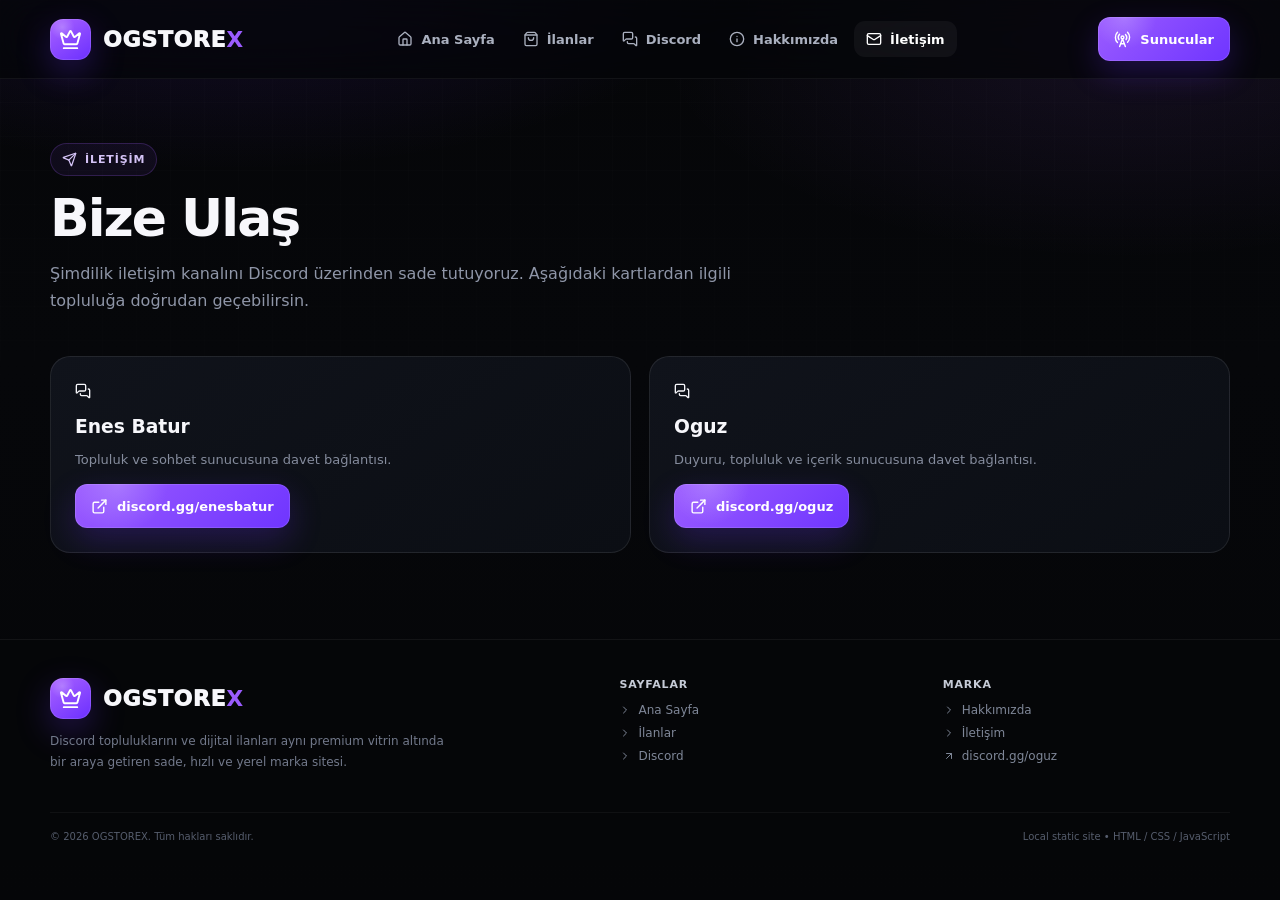
<file: iletisim.html>
<!doctype html>
<html lang="tr">
<head>
<meta charset="utf-8">
<meta name="viewport" content="width=device-width,initial-scale=1">
<meta name="theme-color" content="#050608">
<title>İletişim | OGSTOREX</title>
<link rel="stylesheet" href="style.css">
</head>
<body>
<svg aria-hidden="true" style="position:absolute;width:0;height:0;overflow:hidden" xmlns="http://www.w3.org/2000/svg"><defs><symbol id="arrow-right" viewBox="0 0 24 24">
      <path d="M5 12h14" />
      <path d="m12 5 7 7-7 7" />
    </symbol><symbol id="arrow-up-right" viewBox="0 0 24 24">
      <path d="M7 7h10v10" />
      <path d="M7 17 17 7" />
    </symbol><symbol id="badge-check" viewBox="0 0 24 24">
      <path d="M3.85 8.62a4 4 0 0 1 4.78-4.77 4 4 0 0 1 6.74 0 4 4 0 0 1 4.78 4.78 4 4 0 0 1 0 6.74 4 4 0 0 1-4.77 4.78 4 4 0 0 1-6.75 0 4 4 0 0 1-4.78-4.77 4 4 0 0 1 0-6.76Z" />
      <path d="m9 12 2 2 4-4" />
    </symbol><symbol id="badge-turkish-lira" viewBox="0 0 24 24">
      <path d="M11 7v10a5 5 0 0 0 5-5" />
      <path d="m15 8-6 3" />
      <path d="M3.85 8.62a4 4 0 0 1 4.78-4.77 4 4 0 0 1 6.74 0 4 4 0 0 1 4.78 4.78 4 4 0 0 1 0 6.74 4 4 0 0 1-4.77 4.78 4 4 0 0 1-6.75 0 4 4 0 0 1-4.78-4.77 4 4 0 0 1 0-6.76" />
    </symbol><symbol id="boxes" viewBox="0 0 24 24">
      <path d="M2.97 12.92A2 2 0 0 0 2 14.63v3.24a2 2 0 0 0 .97 1.71l3 1.8a2 2 0 0 0 2.06 0L12 19v-5.5l-5-3-4.03 2.42Z" />
      <path d="m7 16.5-4.74-2.85" />
      <path d="m7 16.5 5-3" />
      <path d="M7 16.5v5.17" />
      <path d="M12 13.5V19l3.97 2.38a2 2 0 0 0 2.06 0l3-1.8a2 2 0 0 0 .97-1.71v-3.24a2 2 0 0 0-.97-1.71L17 10.5l-5 3Z" />
      <path d="m17 16.5-5-3" />
      <path d="m17 16.5 4.74-2.85" />
      <path d="M17 16.5v5.17" />
      <path d="M7.97 4.42A2 2 0 0 0 7 6.13v4.37l5 3 5-3V6.13a2 2 0 0 0-.97-1.71l-3-1.8a2 2 0 0 0-2.06 0l-3 1.8Z" />
      <path d="M12 8 7.26 5.15" />
      <path d="m12 8 4.74-2.85" />
      <path d="M12 13.5V8" />
    </symbol><symbol id="chevron-right" viewBox="0 0 24 24">
      <path d="m9 18 6-6-6-6" />
    </symbol><symbol id="crown" viewBox="0 0 24 24">
      <path d="M11.562 3.266a.5.5 0 0 1 .876 0L15.39 8.87a1 1 0 0 0 1.516.294L21.183 5.5a.5.5 0 0 1 .798.519l-2.834 10.246a1 1 0 0 1-.956.734H5.81a1 1 0 0 1-.957-.734L2.02 6.02a.5.5 0 0 1 .798-.519l4.276 3.664a1 1 0 0 0 1.516-.294z" />
      <path d="M5 21h14" />
    </symbol><symbol id="external-link" viewBox="0 0 24 24">
      <path d="M15 3h6v6" />
      <path d="M10 14 21 3" />
      <path d="M18 13v6a2 2 0 0 1-2 2H5a2 2 0 0 1-2-2V8a2 2 0 0 1 2-2h6" />
    </symbol><symbol id="house" viewBox="0 0 24 24">
      <path d="M15 21v-8a1 1 0 0 0-1-1h-4a1 1 0 0 0-1 1v8" />
      <path d="M3 10a2 2 0 0 1 .709-1.528l7-6a2 2 0 0 1 2.582 0l7 6A2 2 0 0 1 21 10v9a2 2 0 0 1-2 2H5a2 2 0 0 1-2-2z" />
    </symbol><symbol id="info" viewBox="0 0 24 24">
      <circle cx="12" cy="12" r="10" />
      <path d="M12 16v-4" />
      <path d="M12 8h.01" />
    </symbol><symbol id="layers" viewBox="0 0 24 24">
      <path d="M12.83 2.18a2 2 0 0 0-1.66 0L2.6 6.08a1 1 0 0 0 0 1.83l8.58 3.91a2 2 0 0 0 1.66 0l8.58-3.9a1 1 0 0 0 0-1.83z" />
      <path d="M2 12a1 1 0 0 0 .58.91l8.6 3.91a2 2 0 0 0 1.65 0l8.58-3.9A1 1 0 0 0 22 12" />
      <path d="M2 17a1 1 0 0 0 .58.91l8.6 3.91a2 2 0 0 0 1.65 0l8.58-3.9A1 1 0 0 0 22 17" />
    </symbol><symbol id="layout-grid" viewBox="0 0 24 24">
      <rect width="7" height="7" x="3" y="3" rx="1" />
      <rect width="7" height="7" x="14" y="3" rx="1" />
      <rect width="7" height="7" x="14" y="14" rx="1" />
      <rect width="7" height="7" x="3" y="14" rx="1" />
    </symbol><symbol id="list-filter" viewBox="0 0 24 24">
      <path d="M2 5h20" />
      <path d="M6 12h12" />
      <path d="M9 19h6" />
    </symbol><symbol id="mail" viewBox="0 0 24 24">
      <path d="m22 7-8.991 5.727a2 2 0 0 1-2.009 0L2 7" />
      <rect x="2" y="4" width="20" height="16" rx="2" />
    </symbol><symbol id="menu" viewBox="0 0 24 24">
      <path d="M4 5h16" />
      <path d="M4 12h16" />
      <path d="M4 19h16" />
    </symbol><symbol id="messages-square" viewBox="0 0 24 24">
      <path d="M16 10a2 2 0 0 1-2 2H6.828a2 2 0 0 0-1.414.586l-2.202 2.202A.71.71 0 0 1 2 14.286V4a2 2 0 0 1 2-2h10a2 2 0 0 1 2 2z" />
      <path d="M20 9a2 2 0 0 1 2 2v10.286a.71.71 0 0 1-1.212.502l-2.202-2.202A2 2 0 0 0 17.172 19H10a2 2 0 0 1-2-2v-1" />
    </symbol><symbol id="monitor-smartphone" viewBox="0 0 24 24">
      <path d="M18 8V6a2 2 0 0 0-2-2H4a2 2 0 0 0-2 2v7a2 2 0 0 0 2 2h8" />
      <path d="M10 19v-3.96 3.15" />
      <path d="M7 19h5" />
      <rect width="6" height="10" x="16" y="12" rx="2" />
    </symbol><symbol id="mouse-pointer-click" viewBox="0 0 24 24">
      <path d="M14 4.1 12 6" />
      <path d="m5.1 8-2.9-.8" />
      <path d="m6 12-1.9 2" />
      <path d="M7.2 2.2 8 5.1" />
      <path d="M9.037 9.69a.498.498 0 0 1 .653-.653l11 4.5a.5.5 0 0 1-.074.949l-4.349 1.041a1 1 0 0 0-.74.739l-1.04 4.35a.5.5 0 0 1-.95.074z" />
    </symbol><symbol id="package" viewBox="0 0 24 24">
      <path d="M11 21.73a2 2 0 0 0 2 0l7-4A2 2 0 0 0 21 16V8a2 2 0 0 0-1-1.73l-7-4a2 2 0 0 0-2 0l-7 4A2 2 0 0 0 3 8v8a2 2 0 0 0 1 1.73z" />
      <path d="M12 22V12" />
      <polyline points="3.29 7 12 12 20.71 7" />
      <path d="m7.5 4.27 9 5.15" />
    </symbol><symbol id="package-open" viewBox="0 0 24 24">
      <path d="M12 22v-9" />
      <path d="M15.17 2.21a1.67 1.67 0 0 1 1.63 0L21 4.57a1.93 1.93 0 0 1 0 3.36L8.82 14.79a1.655 1.655 0 0 1-1.64 0L3 12.43a1.93 1.93 0 0 1 0-3.36z" />
      <path d="M20 13v3.87a2.06 2.06 0 0 1-1.11 1.83l-6 3.08a1.93 1.93 0 0 1-1.78 0l-6-3.08A2.06 2.06 0 0 1 4 16.87V13" />
      <path d="M21 12.43a1.93 1.93 0 0 0 0-3.36L8.83 2.2a1.64 1.64 0 0 0-1.63 0L3 4.57a1.93 1.93 0 0 0 0 3.36l12.18 6.86a1.636 1.636 0 0 0 1.63 0z" />
    </symbol><symbol id="radio-tower" viewBox="0 0 24 24">
      <path d="M4.9 16.1C1 12.2 1 5.8 4.9 1.9" />
      <path d="M7.8 4.7a6.14 6.14 0 0 0-.8 7.5" />
      <circle cx="12" cy="9" r="2" />
      <path d="M16.2 4.8c2 2 2.26 5.11.8 7.47" />
      <path d="M19.1 1.9a9.96 9.96 0 0 1 0 14.1" />
      <path d="M9.5 18h5" />
      <path d="m8 22 4-11 4 11" />
    </symbol><symbol id="scan-line" viewBox="0 0 24 24">
      <path d="M3 7V5a2 2 0 0 1 2-2h2" />
      <path d="M17 3h2a2 2 0 0 1 2 2v2" />
      <path d="M21 17v2a2 2 0 0 1-2 2h-2" />
      <path d="M7 21H5a2 2 0 0 1-2-2v-2" />
      <path d="M7 12h10" />
    </symbol><symbol id="search" viewBox="0 0 24 24">
      <path d="m21 21-4.34-4.34" />
      <circle cx="11" cy="11" r="8" />
    </symbol><symbol id="send" viewBox="0 0 24 24">
      <path d="M14.536 21.686a.5.5 0 0 0 .937-.024l6.5-19a.496.496 0 0 0-.635-.635l-19 6.5a.5.5 0 0 0-.024.937l7.93 3.18a2 2 0 0 1 1.112 1.11z" />
      <path d="m21.854 2.147-10.94 10.939" />
    </symbol><symbol id="shield-check" viewBox="0 0 24 24">
      <path d="M20 13c0 5-3.5 7.5-7.66 8.95a1 1 0 0 1-.67-.01C7.5 20.5 4 18 4 13V6a1 1 0 0 1 1-1c2 0 4.5-1.2 6.24-2.72a1.17 1.17 0 0 1 1.52 0C14.51 3.81 17 5 19 5a1 1 0 0 1 1 1z" />
      <path d="m9 12 2 2 4-4" />
    </symbol><symbol id="shopping-bag" viewBox="0 0 24 24">
      <path d="M16 10a4 4 0 0 1-8 0" />
      <path d="M3.103 6.034h17.794" />
      <path d="M3.4 5.467a2 2 0 0 0-.4 1.2V20a2 2 0 0 0 2 2h14a2 2 0 0 0 2-2V6.667a2 2 0 0 0-.4-1.2l-2-2.667A2 2 0 0 0 17 2H7a2 2 0 0 0-1.6.8z" />
    </symbol><symbol id="smartphone" viewBox="0 0 24 24">
      <rect width="14" height="20" x="5" y="2" rx="2" ry="2" />
      <path d="M12 18h.01" />
    </symbol><symbol id="sparkles" viewBox="0 0 24 24">
      <path d="M11.017 2.814a1 1 0 0 1 1.966 0l1.051 5.558a2 2 0 0 0 1.594 1.594l5.558 1.051a1 1 0 0 1 0 1.966l-5.558 1.051a2 2 0 0 0-1.594 1.594l-1.051 5.558a1 1 0 0 1-1.966 0l-1.051-5.558a2 2 0 0 0-1.594-1.594l-5.558-1.051a1 1 0 0 1 0-1.966l5.558-1.051a2 2 0 0 0 1.594-1.594z" />
      <path d="M20 2v4" />
      <path d="M22 4h-4" />
      <circle cx="4" cy="20" r="2" />
    </symbol><symbol id="users-round" viewBox="0 0 24 24">
      <path d="M18 21a8 8 0 0 0-16 0" />
      <circle cx="10" cy="8" r="5" />
      <path d="M22 20c0-3.37-2-6.5-4-8a5 5 0 0 0-.45-8.3" />
    </symbol><symbol id="x" viewBox="0 0 24 24">
      <path d="M18 6 6 18" />
      <path d="m6 6 12 12" />
    </symbol><symbol id="zap" viewBox="0 0 24 24">
      <path d="M15.914 4a1.5 1.5 0 00-2.474-1.561l-9 9A1.5 1.5 0 005.5 14h4.002a.5.5 0 01.471.666L8.086 20a1.5 1.5 0 002.475 1.56l9-9A1.5 1.5 0 0018.5 10h-3.997a.5.5 0 01-.472-.667z" />
    </symbol></defs></svg>

<header class="header">
  <div class="container nav">
    <a class="brand" href="index.html">
      <span class="brand-mark"><svg class="icon" aria-hidden="true"><use href="#crown"></use></svg></span>
      <span>OGSTORE<b>X</b></span>
    </a>

    <nav class="nav-links" aria-label="Ana menü">
      <a href="index.html"><svg class="icon" aria-hidden="true"><use href="#house"></use></svg>Ana Sayfa</a>
      <a href="ilanlar.html"><svg class="icon" aria-hidden="true"><use href="#shopping-bag"></use></svg>İlanlar</a>
      <a href="discord.html"><svg class="icon" aria-hidden="true"><use href="#messages-square"></use></svg>Discord</a>
      <a href="hakkimizda.html"><svg class="icon" aria-hidden="true"><use href="#info"></use></svg>Hakkımızda</a>
      <a href="iletisim.html"><svg class="icon" aria-hidden="true"><use href="#mail"></use></svg>İletişim</a>
    </nav>

    <div class="nav-actions">
      <a class="btn btn-primary" href="discord.html"><svg class="icon" aria-hidden="true"><use href="#radio-tower"></use></svg>Sunucular</a>
      <button class="menu-btn" aria-label="Menüyü aç"><svg class="icon" aria-hidden="true"><use href="#menu"></use></svg></button>
    </div>
  </div>
</header>

<main class="container">
  <section class="page-hero">
    <span class="eyebrow"><svg class="icon" aria-hidden="true"><use href="#send"></use></svg>İletişim</span>
    <h1>Bize Ulaş</h1>
    <p>Şimdilik iletişim kanalını Discord üzerinden sade tutuyoruz. Aşağıdaki kartlardan ilgili topluluğa doğrudan geçebilirsin.</p>
  </section>

  <section class="section-tight">
    <div class="contact-list">
      <article class="contact-card">
        <div class="content-icon"><svg class="icon" aria-hidden="true"><use href="#messages-square"></use></svg></div>
        <h3>Enes Batur</h3>
        <p>Topluluk ve sohbet sunucusuna davet bağlantısı.</p>
        <a class="btn btn-primary" href="https://discord.gg/enesbatur" target="_blank" rel="noopener noreferrer"><svg class="icon" aria-hidden="true"><use href="#external-link"></use></svg>discord.gg/enesbatur</a>
      </article>
      <article class="contact-card">
        <div class="content-icon"><svg class="icon" aria-hidden="true"><use href="#messages-square"></use></svg></div>
        <h3>Oguz</h3>
        <p>Duyuru, topluluk ve içerik sunucusuna davet bağlantısı.</p>
        <a class="btn btn-primary" href="https://discord.gg/oguz" target="_blank" rel="noopener noreferrer"><svg class="icon" aria-hidden="true"><use href="#external-link"></use></svg>discord.gg/oguz</a>
      </article>
    </div>
  </section>
</main>

<footer class="footer">
  <div class="container footer-main">
    <div>
      <a class="brand" href="index.html">
        <span class="brand-mark"><svg class="icon" aria-hidden="true"><use href="#crown"></use></svg></span>
        <span>OGSTORE<b>X</b></span>
      </a>
      <p class="footer-copy">Discord topluluklarını ve dijital ilanları aynı premium vitrin altında bir araya getiren sade, hızlı ve yerel marka sitesi.</p>
    </div>
    <div>
      <div class="footer-title">Sayfalar</div>
      <div class="footer-links">
        <a href="index.html"><svg class="icon" aria-hidden="true"><use href="#chevron-right"></use></svg>Ana Sayfa</a>
        <a href="ilanlar.html"><svg class="icon" aria-hidden="true"><use href="#chevron-right"></use></svg>İlanlar</a>
        <a href="discord.html"><svg class="icon" aria-hidden="true"><use href="#chevron-right"></use></svg>Discord</a>
      </div>
    </div>
    <div>
      <div class="footer-title">Marka</div>
      <div class="footer-links">
        <a href="hakkimizda.html"><svg class="icon" aria-hidden="true"><use href="#chevron-right"></use></svg>Hakkımızda</a>
        <a href="iletisim.html"><svg class="icon" aria-hidden="true"><use href="#chevron-right"></use></svg>İletişim</a>
        <a href="https://discord.gg/oguz" target="_blank" rel="noopener"><svg class="icon" aria-hidden="true"><use href="#arrow-up-right"></use></svg>discord.gg/oguz</a>
      </div>
    </div>
  </div>
  <div class="container footer-bottom">
    <span>© 2026 OGSTOREX. Tüm hakları saklıdır.</span>
    <span>Local static site • HTML / CSS / JavaScript</span>
  </div>
</footer>
<script src="data.js"></script><script src="script.js"></script></body></html>
</file>
<file: style.css>
:root{
  --bg:#050608;
  --bg-2:#090a0f;
  --panel:#0d0f16;
  --panel-2:#11141d;
  --panel-3:#151925;
  --line:rgba(255,255,255,.085);
  --line-strong:rgba(162,96,255,.30);
  --text:#f7f7fb;
  --muted:#8f96a8;
  --muted-2:#687083;
  --accent:#9b5cff;
  --accent-2:#6f35ff;
  --accent-3:#c8a6ff;
  --green:#3fd48f;
  --shadow:0 28px 80px rgba(0,0,0,.42);
  --radius:22px;
}
*{box-sizing:border-box}
html{scroll-behavior:smooth}
body{
  margin:0;
  min-height:100vh;
  color:var(--text);
  background:
    radial-gradient(900px 420px at 18% -10%,rgba(116,52,255,.18),transparent 62%),
    radial-gradient(760px 360px at 88% 4%,rgba(164,92,255,.10),transparent 62%),
    linear-gradient(180deg,#050608 0%,#06070a 40%,#050608 100%);
  font-family:Inter,ui-sans-serif,system-ui,-apple-system,BlinkMacSystemFont,"Segoe UI",sans-serif;
  -webkit-font-smoothing:antialiased;
}
body::before{
  content:"";
  position:fixed;inset:0;pointer-events:none;z-index:-1;
  background-image:
    linear-gradient(rgba(255,255,255,.018) 1px,transparent 1px),
    linear-gradient(90deg,rgba(255,255,255,.018) 1px,transparent 1px);
  background-size:34px 34px;
  mask-image:linear-gradient(to bottom,rgba(0,0,0,.7),transparent 70%);
}
a{color:inherit}
button,input{font:inherit}
.icon{
  width:1em;height:1em;display:inline-block;vertical-align:-.15em;
  fill:none;stroke:currentColor;stroke-width:2;stroke-linecap:round;stroke-linejoin:round;
}
.container{width:min(1180px,calc(100% - 36px));margin-inline:auto}
.header{
  position:sticky;top:0;z-index:100;
  background:rgba(5,6,8,.78);
  backdrop-filter:blur(20px) saturate(140%);
  border-bottom:1px solid rgba(255,255,255,.055);
}
.nav{
  min-height:78px;display:flex;align-items:center;justify-content:space-between;gap:22px
}
.brand{
  display:flex;align-items:center;gap:12px;text-decoration:none;font-weight:950;
  letter-spacing:.7px;font-size:22px
}
.brand-mark{
  width:41px;height:41px;border-radius:13px;display:grid;place-items:center;
  color:#fff;background:
    radial-gradient(circle at 30% 20%,rgba(255,255,255,.23),transparent 28%),
    linear-gradient(145deg,#aa63ff,#6b2fff);
  box-shadow:0 12px 34px rgba(111,53,255,.28),inset 0 0 0 1px rgba(255,255,255,.12)
}
.brand-mark .icon{font-size:23px}
.brand b{color:var(--accent)}
.nav-links{display:flex;align-items:center;gap:4px}
.nav-links a{
  display:flex;align-items:center;gap:8px;
  padding:10px 12px;border-radius:11px;text-decoration:none;
  color:#aab0bf;font-size:13px;font-weight:760;transition:.18s ease
}
.nav-links a .icon{font-size:16px}
.nav-links a:hover,.nav-links a.active{background:rgba(255,255,255,.045);color:#fff}
.nav-actions{display:flex;align-items:center;gap:10px}
.menu-btn{
  display:none;width:42px;height:42px;border:1px solid var(--line);border-radius:12px;
  background:#0d0f15;color:#fff;align-items:center;justify-content:center;cursor:pointer
}
.btn{
  border:0;cursor:pointer;text-decoration:none;display:inline-flex;align-items:center;
  justify-content:center;gap:9px;min-height:44px;padding:0 16px;border-radius:12px;
  font-size:13px;font-weight:850;transition:transform .18s ease,border-color .18s ease,background .18s ease
}
.btn:hover{transform:translateY(-2px)}
.btn-primary{
  color:white;background:
    radial-gradient(circle at 20% 0%,rgba(255,255,255,.20),transparent 28%),
    linear-gradient(135deg,var(--accent),var(--accent-2));
  box-shadow:0 12px 32px rgba(110,47,255,.24),inset 0 0 0 1px rgba(255,255,255,.12)
}
.btn-secondary{
  color:#e7e9f0;background:rgba(255,255,255,.035);border:1px solid var(--line)
}
.btn-quiet{background:transparent;border:1px solid var(--line);color:#c7ccda}
.btn .icon{font-size:17px}

/* HERO */
.hero{
  position:relative;padding:76px 0 54px;
  display:grid;grid-template-columns:1.04fr .96fr;gap:52px;align-items:center
}
.hero-copy{position:relative;z-index:2}
.eyebrow{
  display:inline-flex;align-items:center;gap:8px;padding:8px 11px;border-radius:999px;
  color:#d4c3f6;background:rgba(151,86,255,.075);border:1px solid rgba(159,94,255,.22);
  font-size:11px;font-weight:900;letter-spacing:.9px;text-transform:uppercase
}
.eyebrow .icon{font-size:15px}
.hero h1{
  margin:20px 0 16px;max-width:760px;
  font-size:clamp(54px,7vw,92px);line-height:.91;letter-spacing:-4px;font-weight:950
}
.hero h1 .accent{
  color:transparent;background:linear-gradient(115deg,#fff 0%,#d6c4ff 20%,#a35eff 58%,#7340ff 100%);
  -webkit-background-clip:text;background-clip:text
}
.hero p{
  margin:0;max-width:620px;color:#9ba1b2;font-size:17px;line-height:1.75
}
.hero-actions{display:flex;gap:11px;flex-wrap:wrap;margin-top:27px}
.hero-meta{
  display:flex;gap:22px;flex-wrap:wrap;margin-top:30px;padding-top:22px;border-top:1px solid var(--line)
}
.hero-meta-item{display:flex;align-items:center;gap:10px;color:#c1c6d3;font-size:12px;font-weight:760}
.hero-meta-icon{
  width:32px;height:32px;border-radius:10px;display:grid;place-items:center;
  color:#bf9aff;background:rgba(155,92,255,.08);border:1px solid rgba(155,92,255,.18)
}

/* HERO VISUAL */
.hero-visual{
  min-height:475px;position:relative;border-radius:30px;overflow:hidden;
  background:
    radial-gradient(circle at 50% 48%,rgba(137,67,255,.30),transparent 31%),
    radial-gradient(circle at 50% 48%,rgba(92,37,255,.16),transparent 50%),
    linear-gradient(145deg,#0b0d13,#090b10);
  border:1px solid rgba(255,255,255,.075);
  box-shadow:var(--shadow)
}
.hero-visual::before{
  content:"";position:absolute;inset:0;
  background:
    linear-gradient(rgba(255,255,255,.024) 1px,transparent 1px),
    linear-gradient(90deg,rgba(255,255,255,.024) 1px,transparent 1px);
  background-size:28px 28px;
  mask-image:radial-gradient(circle at 50% 50%,black,transparent 72%)
}
.visual-ring,.visual-ring::before,.visual-ring::after{
  position:absolute;left:50%;top:50%;border-radius:50%;transform:translate(-50%,-50%)
}
.visual-ring{width:320px;height:320px;border:1px solid rgba(166,100,255,.22)}
.visual-ring::before{content:"";width:255px;height:255px;border:1px solid rgba(166,100,255,.22)}
.visual-ring::after{content:"";width:390px;height:390px;border:1px dashed rgba(166,100,255,.13)}
.core{
  position:absolute;left:50%;top:50%;transform:translate(-50%,-50%) rotate(7deg);
  width:190px;height:190px;border-radius:44px;display:grid;place-items:center;
  background:
    radial-gradient(circle at 25% 18%,rgba(255,255,255,.22),transparent 25%),
    linear-gradient(145deg,#b066ff,#642cff 62%,#4b21d0);
  box-shadow:0 0 80px rgba(122,52,255,.50),0 26px 65px rgba(0,0,0,.38),inset 0 0 0 1px rgba(255,255,255,.16)
}
.core::before{
  content:"";position:absolute;inset:12px;border-radius:35px;
  border:1px solid rgba(255,255,255,.14);background:rgba(8,10,16,.88)
}
.core .icon{position:relative;z-index:2;font-size:82px;color:#eee9ff;transform:rotate(-7deg);stroke-width:1.55}
.float-card{
  position:absolute;display:flex;align-items:center;gap:10px;
  min-width:155px;padding:12px 14px;border-radius:14px;
  background:rgba(13,15,22,.82);border:1px solid rgba(255,255,255,.085);
  backdrop-filter:blur(12px);box-shadow:0 16px 36px rgba(0,0,0,.30)
}
.float-card .box{
  width:34px;height:34px;border-radius:10px;display:grid;place-items:center;
  color:#c7a8ff;background:rgba(155,92,255,.10);border:1px solid rgba(155,92,255,.18)
}
.float-card strong{display:block;font-size:12px;line-height:1.2}
.float-card small{display:block;color:#72798b;font-size:10px;margin-top:3px}
.float-a{left:24px;top:30px}
.float-b{right:24px;top:76px}
.float-c{left:32px;bottom:34px}
.float-d{right:28px;bottom:32px}
.pulse-dot{
  position:absolute;width:7px;height:7px;border-radius:50%;background:#b98cff;
  box-shadow:0 0 18px #9b5cff
}
.dot-a{left:14%;top:48%}.dot-b{right:12%;top:32%}.dot-c{right:18%;bottom:22%}

/* SECTION */
.section{padding:44px 0 82px}
.section-tight{padding:18px 0 62px}
.section-head{
  display:flex;align-items:flex-end;justify-content:space-between;gap:20px;margin-bottom:22px
}
.section-kicker{color:#a98ae3;font-size:11px;letter-spacing:.9px;font-weight:900;text-transform:uppercase}
.section-head h2{margin:7px 0 0;font-size:34px;letter-spacing:-1.2px}
.section-head p{margin:8px 0 0;color:var(--muted);font-size:14px;line-height:1.55}
.section-link{display:inline-flex;align-items:center;gap:8px;color:#c8b4ee;text-decoration:none;font-size:13px;font-weight:820}

/* TRUST BAR */
.trust-bar{
  display:grid;grid-template-columns:repeat(4,minmax(0,1fr));gap:0;
  border:1px solid var(--line);border-radius:18px;overflow:hidden;background:#0b0d12
}
.trust-item{
  min-height:106px;padding:22px 24px;display:grid;grid-template-columns:42px 1fr;
  align-items:center;column-gap:14px;background:#0b0d12;position:relative
}
.trust-item + .trust-item{border-left:1px solid var(--line)}
.trust-icon{
  width:42px;height:42px;align-self:center;justify-self:start;border-radius:13px;display:grid;place-items:center;
  color:#b68cff;background:rgba(155,92,255,.08);border:1px solid rgba(155,92,255,.16)
}
.trust-icon .icon{font-size:21px}
.trust-text{display:flex;flex-direction:column;justify-content:center;min-width:0}
.trust-text strong{display:block;font-size:13px;line-height:1.15}
.trust-text span{display:block;margin-top:5px;color:#747b8d;font-size:11px;line-height:1.45;max-width:230px}

/* SERVERS */
.server-grid{display:grid;grid-template-columns:1fr 1fr;gap:18px}
.server-card{
  position:relative;overflow:hidden;min-height:310px;padding:28px;
  border-radius:24px;border:1px solid rgba(255,255,255,.08);
  background:
    radial-gradient(420px 230px at 80% 0%,rgba(134,62,255,.20),transparent 65%),
    linear-gradient(145deg,#10121a,#0b0d13);
  box-shadow:0 20px 55px rgba(0,0,0,.26)
}
.server-card::after{
  content:"";position:absolute;inset:0;pointer-events:none;
  background:
    linear-gradient(rgba(255,255,255,.02) 1px,transparent 1px),
    linear-gradient(90deg,rgba(255,255,255,.02) 1px,transparent 1px);
  background-size:26px 26px;mask-image:linear-gradient(to bottom,black,transparent 85%)
}
.server-no{
  position:absolute;right:22px;top:16px;font-size:74px;font-weight:950;letter-spacing:-6px;
  color:rgba(255,255,255,.028)
}
.server-logo{
  width:57px;height:57px;border-radius:17px;display:grid;place-items:center;position:relative;z-index:2;
  color:#d8c4ff;background:rgba(155,92,255,.10);border:1px solid rgba(155,92,255,.22)
}
.server-logo .icon{font-size:27px}
.server-card h3{position:relative;z-index:2;margin:22px 0 8px;font-size:28px;letter-spacing:-.6px}
.server-card p{position:relative;z-index:2;margin:0;max-width:440px;color:#858c9d;font-size:13px;line-height:1.65}
.server-tags{position:relative;z-index:2;display:flex;gap:8px;flex-wrap:wrap;margin-top:20px}
.server-tag{
  display:flex;align-items:center;gap:6px;padding:7px 9px;border-radius:999px;
  background:rgba(255,255,255,.035);border:1px solid rgba(255,255,255,.07);
  color:#aab0be;font-size:10px;font-weight:760
}
.server-tag .icon{font-size:13px}
.server-bottom{
  position:absolute;left:28px;right:28px;bottom:26px;z-index:2;
  display:flex;align-items:center;justify-content:space-between;gap:16px;padding-top:19px;
  border-top:1px solid var(--line)
}
.server-url{font-size:13px;font-weight:800;color:#d8cdf0}
.server-open{
  width:42px;height:42px;border-radius:12px;display:grid;place-items:center;text-decoration:none;
  color:#fff;background:linear-gradient(145deg,#9f5dff,#6f35ff);
  box-shadow:0 10px 28px rgba(111,53,255,.22)
}

/* LISTINGS */
.listing-grid{display:grid;grid-template-columns:repeat(3,minmax(0,1fr));gap:18px}
.listing-card{
  display:flex;flex-direction:column;min-height:365px;overflow:hidden;text-decoration:none;
  border:1px solid var(--line);border-radius:20px;background:linear-gradient(180deg,#11141d,#0c0f15);
  transition:.2s ease
}
.listing-card:hover{transform:translateY(-5px);border-color:rgba(158,95,255,.34);box-shadow:0 20px 48px rgba(0,0,0,.30)}
.listing-media{
  position:relative;height:188px;display:grid;place-items:center;overflow:hidden;
  background:
    radial-gradient(circle at 50% 55%,rgba(144,77,255,.26),transparent 31%),
    linear-gradient(145deg,#0c0f16,#10131b)
}
.listing-media::before{
  content:"";position:absolute;inset:0;background:
    linear-gradient(rgba(255,255,255,.02) 1px,transparent 1px),
    linear-gradient(90deg,rgba(255,255,255,.02) 1px,transparent 1px);
  background-size:22px 22px;mask-image:radial-gradient(circle,black,transparent 70%)
}
.listing-icon{
  position:relative;width:88px;height:88px;border-radius:25px;display:grid;place-items:center;
  color:#d8c7ff;background:linear-gradient(145deg,rgba(171,104,255,.20),rgba(96,46,255,.14));
  border:1px solid rgba(174,108,255,.25);box-shadow:0 0 38px rgba(134,65,255,.18)
}
.listing-icon .icon{font-size:42px;stroke-width:1.6}
.listing-body{padding:18px;display:flex;flex-direction:column;gap:9px;flex:1}
.listing-label{color:#aa87e5;font-size:10px;letter-spacing:.8px;font-weight:900;text-transform:uppercase}
.listing-body h3{margin:0;font-size:18px;letter-spacing:-.2px}
.listing-body p{margin:0;color:#858c9d;font-size:12px;line-height:1.55}
.listing-foot{display:flex;align-items:center;justify-content:space-between;margin-top:auto;padding-top:14px;border-top:1px solid var(--line)}
.listing-price{font-weight:930;font-size:20px;color:#c5a5ff}
.listing-open{display:flex;align-items:center;gap:6px;font-size:11px;color:#aeb4c2}
.empty-state{
  grid-column:1/-1;min-height:290px;padding:42px;border-radius:22px;
  border:1px dashed rgba(162,96,255,.24);background:
    radial-gradient(circle at 50% 35%,rgba(128,57,255,.09),transparent 34%),
    rgba(255,255,255,.012);
  display:grid;place-items:center;text-align:center
}
.empty-icon{
  width:68px;height:68px;border-radius:20px;display:grid;place-items:center;margin:auto;
  color:#bb97ff;background:rgba(155,92,255,.08);border:1px solid rgba(155,92,255,.18)
}
.empty-icon .icon{font-size:31px}
.empty-state h3{margin:16px 0 7px;font-size:19px}
.empty-state p{margin:0 auto;color:#777f91;max-width:480px;line-height:1.65;font-size:13px}

/* PAGE HERO */
.page-hero{padding:64px 0 24px}
.page-hero h1{margin:12px 0 12px;font-size:52px;letter-spacing:-2px}
.page-hero p{margin:0;max-width:700px;color:#8f96a8;line-height:1.7}
.toolbar{
  display:flex;gap:10px;margin:22px 0 24px;flex-wrap:wrap
}
.search-wrap{position:relative;flex:1;min-width:230px}
.search-wrap .icon{position:absolute;left:13px;top:50%;transform:translateY(-50%);color:#687083}
.search{
  width:100%;height:46px;padding:0 14px 0 41px;border-radius:13px;
  color:#fff;background:#0c0f15;border:1px solid var(--line);outline:none
}
.search:focus{border-color:rgba(155,92,255,.34);box-shadow:0 0 0 3px rgba(155,92,255,.06)}
.filter-btn{
  height:46px;padding:0 14px;display:flex;align-items:center;gap:8px;
  color:#c9ced8;background:#0c0f15;border:1px solid var(--line);border-radius:13px;cursor:pointer
}

/* ABOUT / CONTACT */
.content-grid{display:grid;grid-template-columns:1fr 1fr;gap:18px}
.content-card{
  padding:26px;border-radius:20px;border:1px solid var(--line);
  background:linear-gradient(145deg,#10131b,#0b0e14)
}
.content-card .content-icon{
  width:46px;height:46px;border-radius:14px;display:grid;place-items:center;
  color:#ba94ff;background:rgba(155,92,255,.08);border:1px solid rgba(155,92,255,.16)
}
.content-card h3{margin:18px 0 7px;font-size:21px}
.content-card p{margin:0;color:#848c9d;line-height:1.65;font-size:13px}
.contact-list{display:grid;grid-template-columns:1fr 1fr;gap:18px}
.contact-card{
  padding:24px;border-radius:20px;border:1px solid var(--line);
  background:linear-gradient(145deg,#10131b,#0b0e14)
}
.contact-card h3{margin:16px 0 7px}
.contact-card p{color:#858c9d;line-height:1.6;font-size:13px}

/* FOOTER */
.footer{margin-top:24px;border-top:1px solid rgba(255,255,255,.055);background:#050608}
.footer-main{padding:38px 0 28px;display:grid;grid-template-columns:1.3fr .7fr .7fr;gap:36px}
.footer-copy{color:#72798b;max-width:400px;font-size:12px;line-height:1.7}
.footer-title{font-size:11px;letter-spacing:.8px;font-weight:900;text-transform:uppercase;color:#c6cbd7;margin-bottom:12px}
.footer-links{display:flex;flex-direction:column;gap:9px}
.footer-links a{display:flex;align-items:center;gap:7px;color:#7f8798;text-decoration:none;font-size:12px}
.footer-links a:hover{color:#c8b4f1}
.footer-bottom{
  padding:18px 0 24px;border-top:1px solid rgba(255,255,255,.045);
  display:flex;justify-content:space-between;gap:18px;color:#565d6d;font-size:10px
}

/* RESPONSIVE */
@media(max-width:980px){
  .nav-links{display:none}
  .menu-btn{display:flex}
  .nav-links.open{
    display:flex;position:absolute;left:18px;right:18px;top:86px;flex-direction:column;align-items:stretch;
    padding:10px;background:rgba(10,12,18,.97);border:1px solid var(--line);border-radius:16px;
    box-shadow:0 20px 50px rgba(0,0,0,.38)
  }
  .nav-links.open a{padding:13px}
  .hero{grid-template-columns:1fr;padding-top:56px}
  .hero-visual{min-height:440px}
  .trust-bar{grid-template-columns:1fr 1fr}
  .trust-item:nth-child(2n+2){border-left:1px solid var(--line)}
  .listing-grid{grid-template-columns:repeat(2,1fr)}
}
@media(max-width:720px){
  .container{width:min(100% - 22px,1180px)}
  .nav{min-height:70px}.nav-actions .btn{display:none}.brand{font-size:19px}.brand-mark{width:37px;height:37px}
  .nav-links.open{top:78px;left:11px;right:11px}
  .hero{padding:42px 0 36px;gap:34px}
  .hero h1{font-size:54px;letter-spacing:-2.8px}
  .hero p{font-size:15px}
  .hero-visual{min-height:390px;border-radius:24px}
  .core{width:160px;height:160px}.core .icon{font-size:68px}.visual-ring{width:275px;height:275px}.visual-ring::before{width:220px;height:220px}.visual-ring::after{width:325px;height:325px}
  .float-card{min-width:135px;padding:10px}.float-a{left:12px;top:20px}.float-b{right:12px;top:63px}.float-c{left:14px;bottom:20px}.float-d{right:12px;bottom:22px}
  .section{padding:34px 0 62px}
  .section-head{align-items:flex-start;flex-direction:column}
  .trust-bar{grid-template-columns:1fr}
  .trust-item + .trust-item{border-left:0;border-top:1px solid var(--line)}
  .server-grid,.listing-grid,.content-grid,.contact-list{grid-template-columns:1fr}
  .server-card{min-height:315px}
  .page-hero{padding-top:45px}.page-hero h1{font-size:42px}
  .footer-main{grid-template-columns:1fr}
  .footer-bottom{flex-direction:column}
}

.server-logo{
  width:64px!important;height:64px!important;border-radius:19px!important;
  overflow:hidden!important;padding:0!important;
}
.server-avatar{width:100%;height:100%;object-fit:cover;display:block}
.server-avatar-fallback{
  width:100%;height:100%;display:grid;place-items:center;
  background:linear-gradient(145deg,rgba(155,92,255,.18),rgba(76,35,170,.14));
  color:#d8c4ff
}
.server-avatar-fallback .icon{font-size:30px}


/* --- V7 Discord card refinement --- */
.server-card{
  transition:transform .22s ease, box-shadow .22s ease, border-color .22s ease !important;
}
.server-card:hover{
  transform:translateY(-6px) !important;
  border-color:rgba(165,98,255,.22) !important;
  box-shadow:
    0 28px 65px rgba(0,0,0,.34),
    0 0 0 1px rgba(168,102,255,.05) inset,
    0 0 38px rgba(120,54,255,.08) !important;
}

.server-card p{
  max-width:470px !important;
}

.server-tags{
  margin-top:18px !important;
}

.server-tag{
  background:rgba(255,255,255,.028) !important;
  border:1px solid rgba(255,255,255,.08) !important;
  color:#c2c7d6 !important;
  padding:8px 11px !important;
  box-shadow:inset 0 1px 0 rgba(255,255,255,.03) !important;
}

.server-bottom{
  position:absolute !important;
  left:22px !important;
  right:22px !important;
  bottom:20px !important;
  border-top:none !important;               /* çizgiyi kaldır */
  padding:12px 14px !important;
  border-radius:16px !important;
  background:
    linear-gradient(145deg, rgba(255,255,255,.03), rgba(255,255,255,.015)),
    rgba(10,12,18,.82) !important;
  border:1px solid rgba(255,255,255,.06) !important;
  box-shadow:
    inset 0 1px 0 rgba(255,255,255,.03),
    0 14px 32px rgba(0,0,0,.20) !important;
  backdrop-filter:blur(12px) !important;
  display:flex !important;
  align-items:center !important;
  justify-content:space-between !important;
  gap:14px !important;
}

.server-url{
  display:inline-flex !important;
  align-items:center !important;
  min-height:40px !important;
  padding:0 14px !important;
  border-radius:12px !important;
  background:rgba(155,92,255,.08) !important;
  border:1px solid rgba(155,92,255,.14) !important;
  color:#ece3ff !important;
  font-size:15px !important;
  font-weight:900 !important;
  letter-spacing:-.2px !important;
  box-shadow:inset 0 1px 0 rgba(255,255,255,.04) !important;
}

.server-open{
  width:48px !important;
  height:48px !important;
  border-radius:14px !important;
  background:
    radial-gradient(circle at 30% 20%, rgba(255,255,255,.18), transparent 28%),
    linear-gradient(145deg,#b066ff,#6f35ff) !important;
  box-shadow:
    0 14px 28px rgba(111,53,255,.28),
    inset 0 1px 0 rgba(255,255,255,.16) !important;
  transition:transform .18s ease, box-shadow .18s ease !important;
}
.server-open:hover{
  transform:translateY(-2px) scale(1.03) !important;
  box-shadow:
    0 18px 34px rgba(111,53,255,.34),
    inset 0 1px 0 rgba(255,255,255,.20) !important;
}
.server-open .icon{
  font-size:18px !important;
}

.server-no{
  color:rgba(255,255,255,.022) !important;
  text-shadow:0 0 20px rgba(155,92,255,.08) !important;
}

@media(max-width:720px){
  .server-bottom{
    left:16px !important;
    right:16px !important;
    bottom:16px !important;
    padding:10px 11px !important;
  }
  .server-url{
    font-size:13px !important;
    min-height:36px !important;
    padding:0 10px !important;
  }
  .server-open{
    width:44px !important;
    height:44px !important;
  }
}


/* --- V8 FINAL DISCORD CARD LAYOUT --- */
.server-grid{
  align-items:stretch !important;
}

.server-card{
  min-height:340px !important;
  padding:26px !important;
  display:flex !important;
  flex-direction:column !important;
  overflow:hidden !important;
  background:
    radial-gradient(460px 240px at 88% -4%,rgba(137,64,255,.20),transparent 66%),
    radial-gradient(320px 220px at -10% 110%,rgba(85,43,180,.09),transparent 72%),
    linear-gradient(145deg,#10121a,#0b0d13) !important;
}

.server-card::before{
  content:"" !important;
  position:absolute !important;
  inset:0 !important;
  pointer-events:none !important;
  background:linear-gradient(115deg,transparent 0%,rgba(255,255,255,.025) 46%,transparent 68%) !important;
  transform:translateX(-72%) !important;
  transition:transform .65s ease !important;
}
.server-card:hover::before{
  transform:translateX(72%) !important;
}

.server-head{
  position:relative !important;
  z-index:2 !important;
  display:grid !important;
  grid-template-columns:64px 1fr !important;
  align-items:center !important;
  gap:15px !important;
}

.server-head-copy{
  min-width:0 !important;
}

.server-head .server-logo{
  margin:0 !important;
}

.server-head h3{
  margin:0 0 6px !important;
  font-size:25px !important;
  line-height:1.05 !important;
  letter-spacing:-.65px !important;
}

.server-head p{
  margin:0 !important;
  max-width:440px !important;
  color:#858c9d !important;
  font-size:12px !important;
  line-height:1.55 !important;
}

.server-tags{
  position:relative !important;
  z-index:2 !important;
  display:flex !important;
  flex-wrap:wrap !important;
  gap:8px !important;
  margin:22px 0 20px !important;
}

.server-tag{
  min-height:30px !important;
  padding:0 10px !important;
  border-radius:999px !important;
  background:rgba(255,255,255,.032) !important;
  border:1px solid rgba(255,255,255,.075) !important;
  color:#afb6c5 !important;
}

.server-bottom{
  position:relative !important;
  left:auto !important;
  right:auto !important;
  bottom:auto !important;
  z-index:2 !important;
  margin-top:auto !important;
  padding:10px !important;
  min-height:66px !important;
  border:none !important;
  border-radius:17px !important;
  background:
    radial-gradient(160px 90px at 100% 0%,rgba(128,57,255,.14),transparent 70%),
    rgba(8,10,15,.70) !important;
  box-shadow:
    inset 0 0 0 1px rgba(255,255,255,.065),
    0 14px 28px rgba(0,0,0,.15) !important;
  backdrop-filter:blur(12px) !important;
  display:flex !important;
  align-items:center !important;
  justify-content:space-between !important;
  gap:12px !important;
}

.server-url{
  min-height:42px !important;
  padding:0 13px !important;
  max-width:calc(100% - 62px) !important;
  overflow:hidden !important;
  white-space:nowrap !important;
  text-overflow:ellipsis !important;
  border-radius:12px !important;
  background:linear-gradient(145deg,rgba(155,92,255,.12),rgba(155,92,255,.055)) !important;
  border:1px solid rgba(155,92,255,.16) !important;
  color:#e5d7ff !important;
  font-size:13px !important;
  font-weight:850 !important;
  letter-spacing:-.15px !important;
}

.server-open{
  flex:0 0 46px !important;
  width:46px !important;
  height:46px !important;
  border-radius:13px !important;
}

.server-no{
  right:24px !important;
  top:15px !important;
  font-size:68px !important;
  opacity:.72 !important;
}

@media(max-width:720px){
  .server-card{
    min-height:330px !important;
    padding:20px !important;
  }
  .server-head{
    grid-template-columns:58px 1fr !important;
    gap:13px !important;
  }
  .server-logo{
    width:58px !important;
    height:58px !important;
  }
  .server-head h3{
    font-size:22px !important;
  }
  .server-tags{
    margin:18px 0 17px !important;
  }
  .server-bottom{
    margin-top:auto !important;
    padding:9px !important;
  }
}


/* --- V9 LISTING IMAGE + DETAIL PAGE --- */
.listing-media{
  height:205px !important;
  overflow:hidden !important;
}
.listing-image{
  width:100%;
  height:100%;
  object-fit:cover;
  display:block;
  transition:transform .35s ease, filter .35s ease;
}
.listing-card:hover .listing-image{
  transform:scale(1.035);
  filter:saturate(1.07) contrast(1.03);
}
.listing-card .listing-open .icon{
  font-size:14px;
}

.breadcrumb{
  display:flex;align-items:center;gap:8px;flex-wrap:wrap;
  padding-top:38px;color:#737b8e;font-size:12px
}
.breadcrumb a{color:#a9afbd;text-decoration:none}
.breadcrumb a:hover{color:#d8c7ff}

.product-detail{
  padding:30px 0 72px;
  display:grid;
  grid-template-columns:minmax(0,1.12fr) minmax(350px,.88fr);
  gap:26px;
  align-items:start;
}
.product-gallery,
.product-summary,
.detail-panel{
  border:1px solid var(--line);
  background:linear-gradient(145deg,#10131b,#0b0e14);
  border-radius:24px;
  box-shadow:0 20px 55px rgba(0,0,0,.22);
}
.product-gallery{
  padding:12px;
  overflow:hidden;
}
.product-gallery img{
  width:100%;
  display:block;
  border-radius:17px;
  aspect-ratio:4/3;
  object-fit:cover;
}
.product-summary{
  padding:28px;
  position:sticky;
  top:102px;
}
.product-summary .detail-label{
  display:inline-flex;align-items:center;gap:7px;
  color:#c9b2fb;font-size:11px;font-weight:900;letter-spacing:.8px;text-transform:uppercase;
  padding:7px 10px;border-radius:999px;
  background:rgba(155,92,255,.08);
  border:1px solid rgba(155,92,255,.18)
}
.product-summary h1{
  margin:17px 0 10px;
  font-size:38px;
  line-height:1.03;
  letter-spacing:-1.4px;
}
.product-summary .summary-text{
  margin:0;
  color:#8f96a8;
  font-size:14px;
  line-height:1.7;
}
.product-price-row{
  margin:24px 0 18px;
  padding:20px 0;
  display:flex;
  align-items:flex-end;
  justify-content:space-between;
  gap:18px;
  border-top:1px solid var(--line);
  border-bottom:1px solid var(--line);
}
.product-price-row small{
  display:block;
  color:#737b8d;
  font-size:10px;
  text-transform:uppercase;
  letter-spacing:.8px;
  font-weight:850;
  margin-bottom:5px;
}
.product-price-big{
  font-size:34px;
  line-height:1;
  font-weight:950;
  color:#c5a5ff;
  letter-spacing:-1px;
}
.product-stock{
  display:flex;align-items:center;gap:8px;
  color:#c6ccda;font-size:12px;font-weight:800
}
.product-stock-dot{
  width:8px;height:8px;border-radius:50%;
  background:#3fd48f;
  box-shadow:0 0 14px rgba(63,212,143,.65)
}
.product-cta{
  width:100%;
  min-height:52px;
  font-size:14px;
}
.product-mini-note{
  margin-top:11px;text-align:center;
  color:#626a7a;font-size:10px;line-height:1.5
}

.detail-layout{
  display:grid;
  grid-template-columns:minmax(0,1fr) minmax(260px,.36fr);
  gap:20px;
  padding-bottom:76px;
}
.detail-panel{padding:27px}
.detail-panel h2{
  margin:0 0 18px;
  font-size:24px;
  letter-spacing:-.7px
}
.detail-panel p{
  margin:0;
  color:#8b93a4;
  font-size:13px;
  line-height:1.75
}
.detail-points{
  display:grid;
  grid-template-columns:repeat(2,minmax(0,1fr));
  gap:12px;
  margin-top:22px
}
.detail-point{
  padding:15px;
  border-radius:15px;
  background:rgba(255,255,255,.025);
  border:1px solid rgba(255,255,255,.065)
}
.detail-point .icon-box{
  width:34px;height:34px;border-radius:10px;display:grid;place-items:center;
  color:#ba94ff;background:rgba(155,92,255,.08);
  border:1px solid rgba(155,92,255,.15);
  margin-bottom:10px
}
.detail-point strong{display:block;font-size:12px;margin-bottom:4px}
.detail-point span{display:block;color:#747c8e;font-size:11px;line-height:1.45}

.info-list{display:flex;flex-direction:column;gap:0}
.info-row{
  padding:14px 0;
  display:flex;align-items:center;justify-content:space-between;gap:14px;
  border-bottom:1px solid var(--line);
  font-size:12px
}
.info-row:last-child{border-bottom:0}
.info-row span:first-child{color:#747c8e}
.info-row span:last-child{color:#e2e5ec;font-weight:800;text-align:right}

.notice-box{
  margin-top:20px;padding:16px;border-radius:15px;
  color:#9ca3b5;font-size:11px;line-height:1.65;
  background:rgba(155,92,255,.045);
  border:1px solid rgba(155,92,255,.13)
}

@media(max-width:900px){
  .product-detail{grid-template-columns:1fr}
  .product-summary{position:relative;top:auto}
  .detail-layout{grid-template-columns:1fr}
}
@media(max-width:620px){
  .product-detail{padding-top:20px}
  .product-summary{padding:21px}
  .product-summary h1{font-size:30px}
  .detail-points{grid-template-columns:1fr}
}


/* --- V10 COMPACT LISTING CARD IMAGE --- */
.listing-card{
  min-height:320px !important;
}

.listing-media{
  height:150px !important;
  min-height:150px !important;
  max-height:150px !important;
}

.listing-image{
  width:100% !important;
  height:100% !important;
  object-fit:cover !important;
  object-position:center center !important;
}

.listing-body{
  padding:16px !important;
  gap:8px !important;
}

.listing-body h3{
  font-size:18px !important;
}

.listing-body p{
  font-size:12px !important;
  line-height:1.5 !important;
  min-height:36px;
}

@media(max-width:620px){
  .listing-media{
    height:145px !important;
    min-height:145px !important;
    max-height:145px !important;
  }
}
</file>
